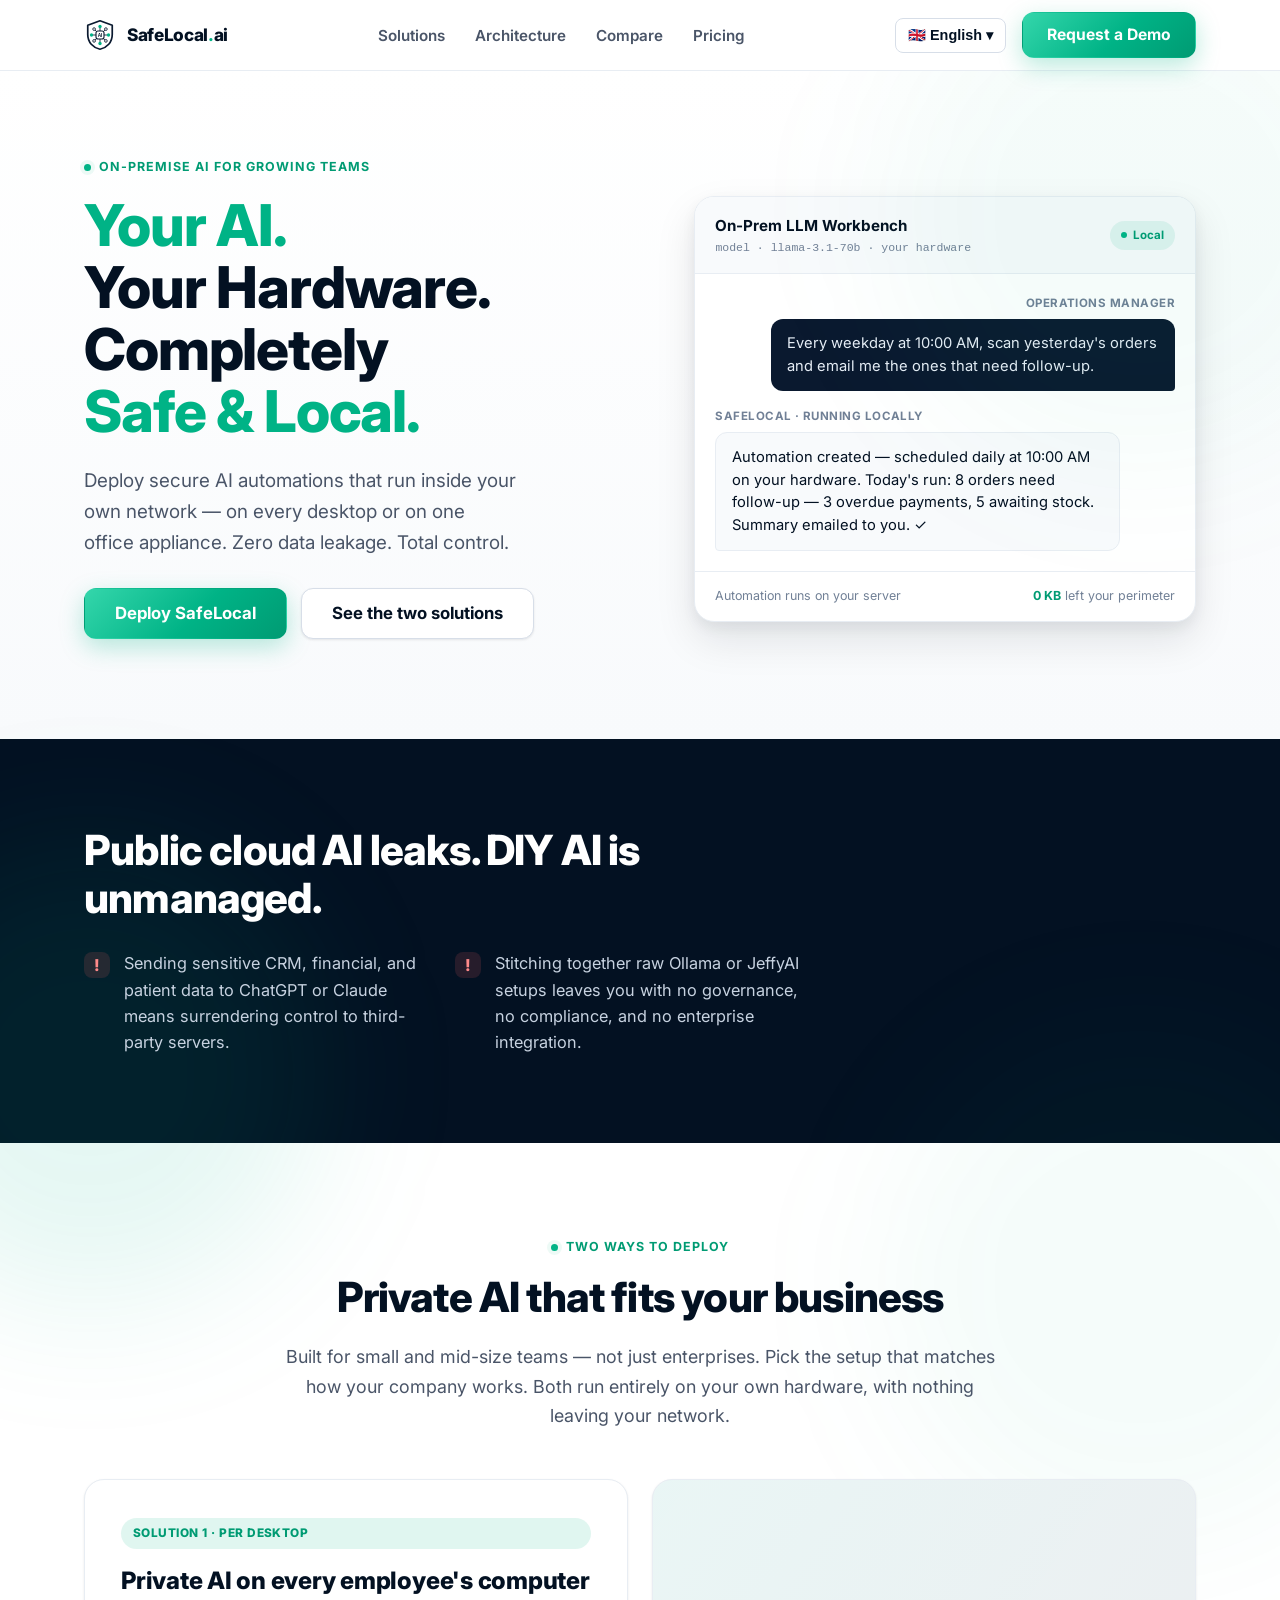
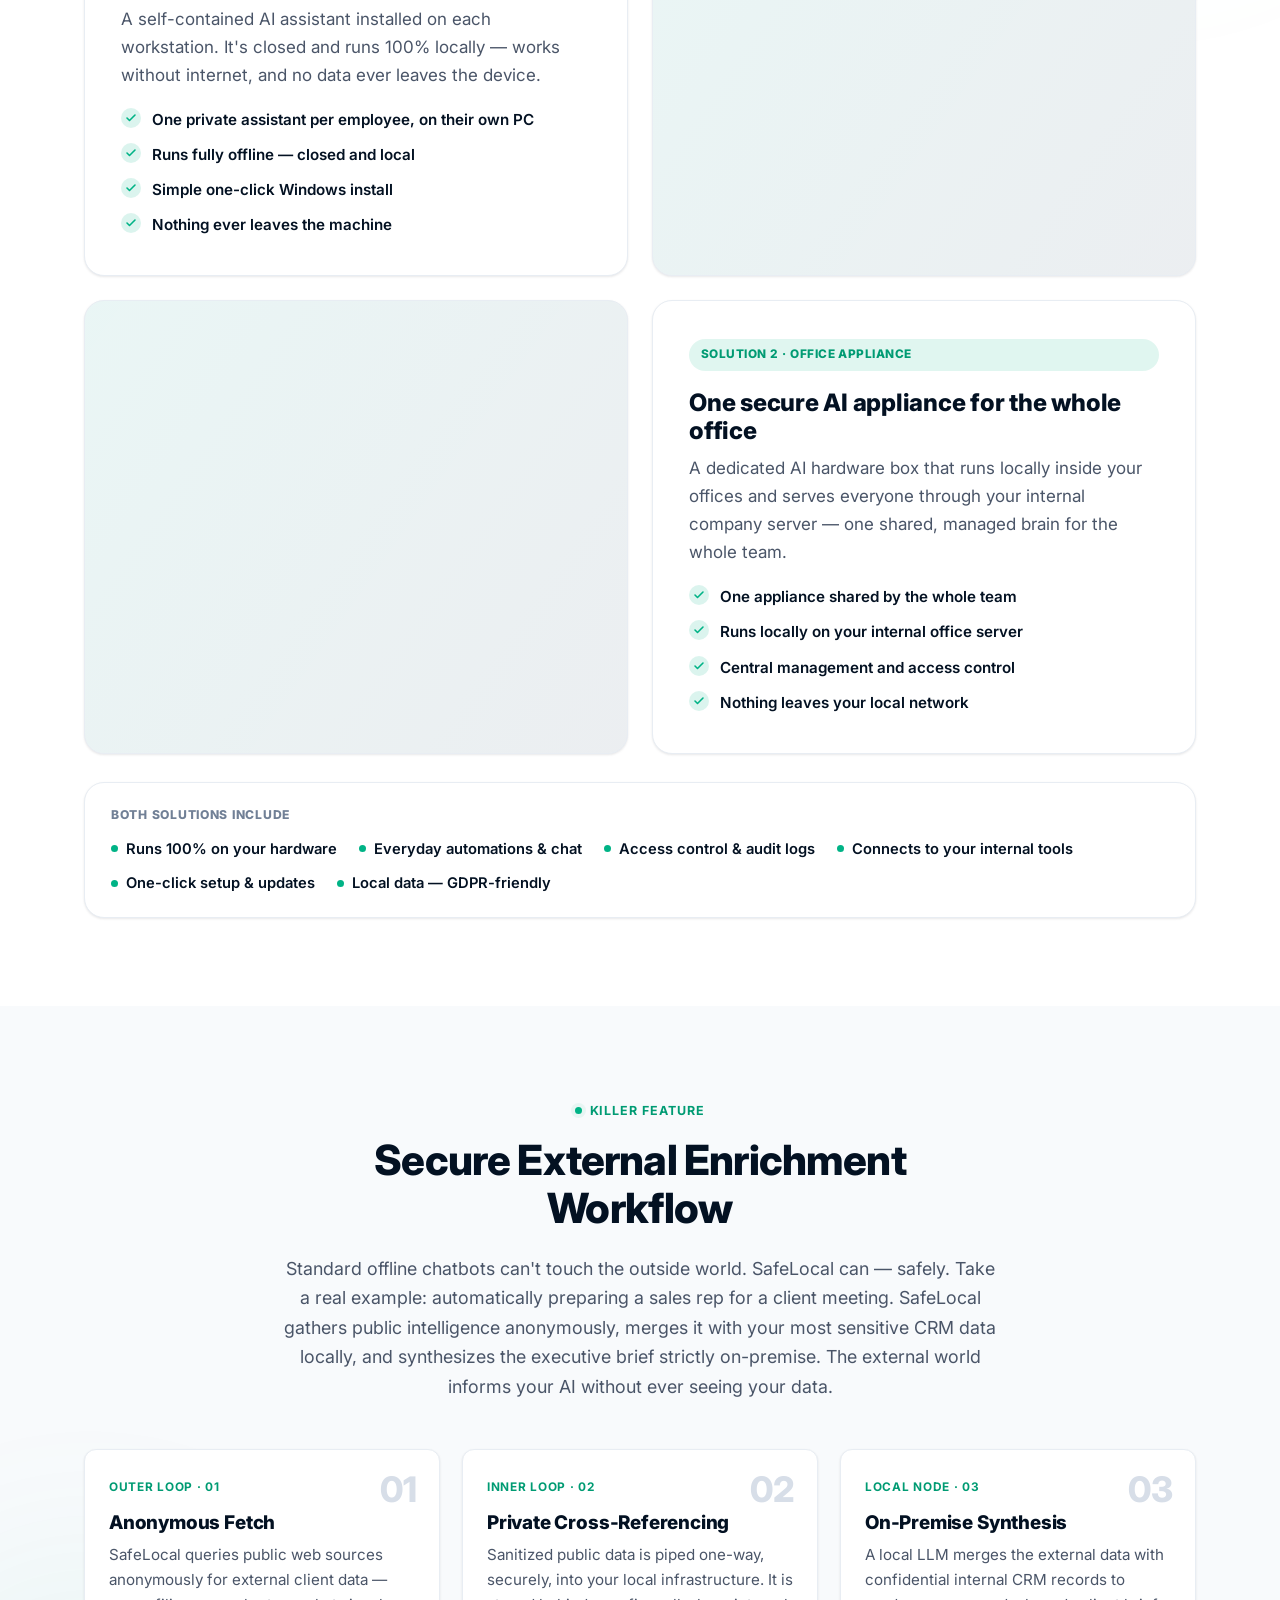
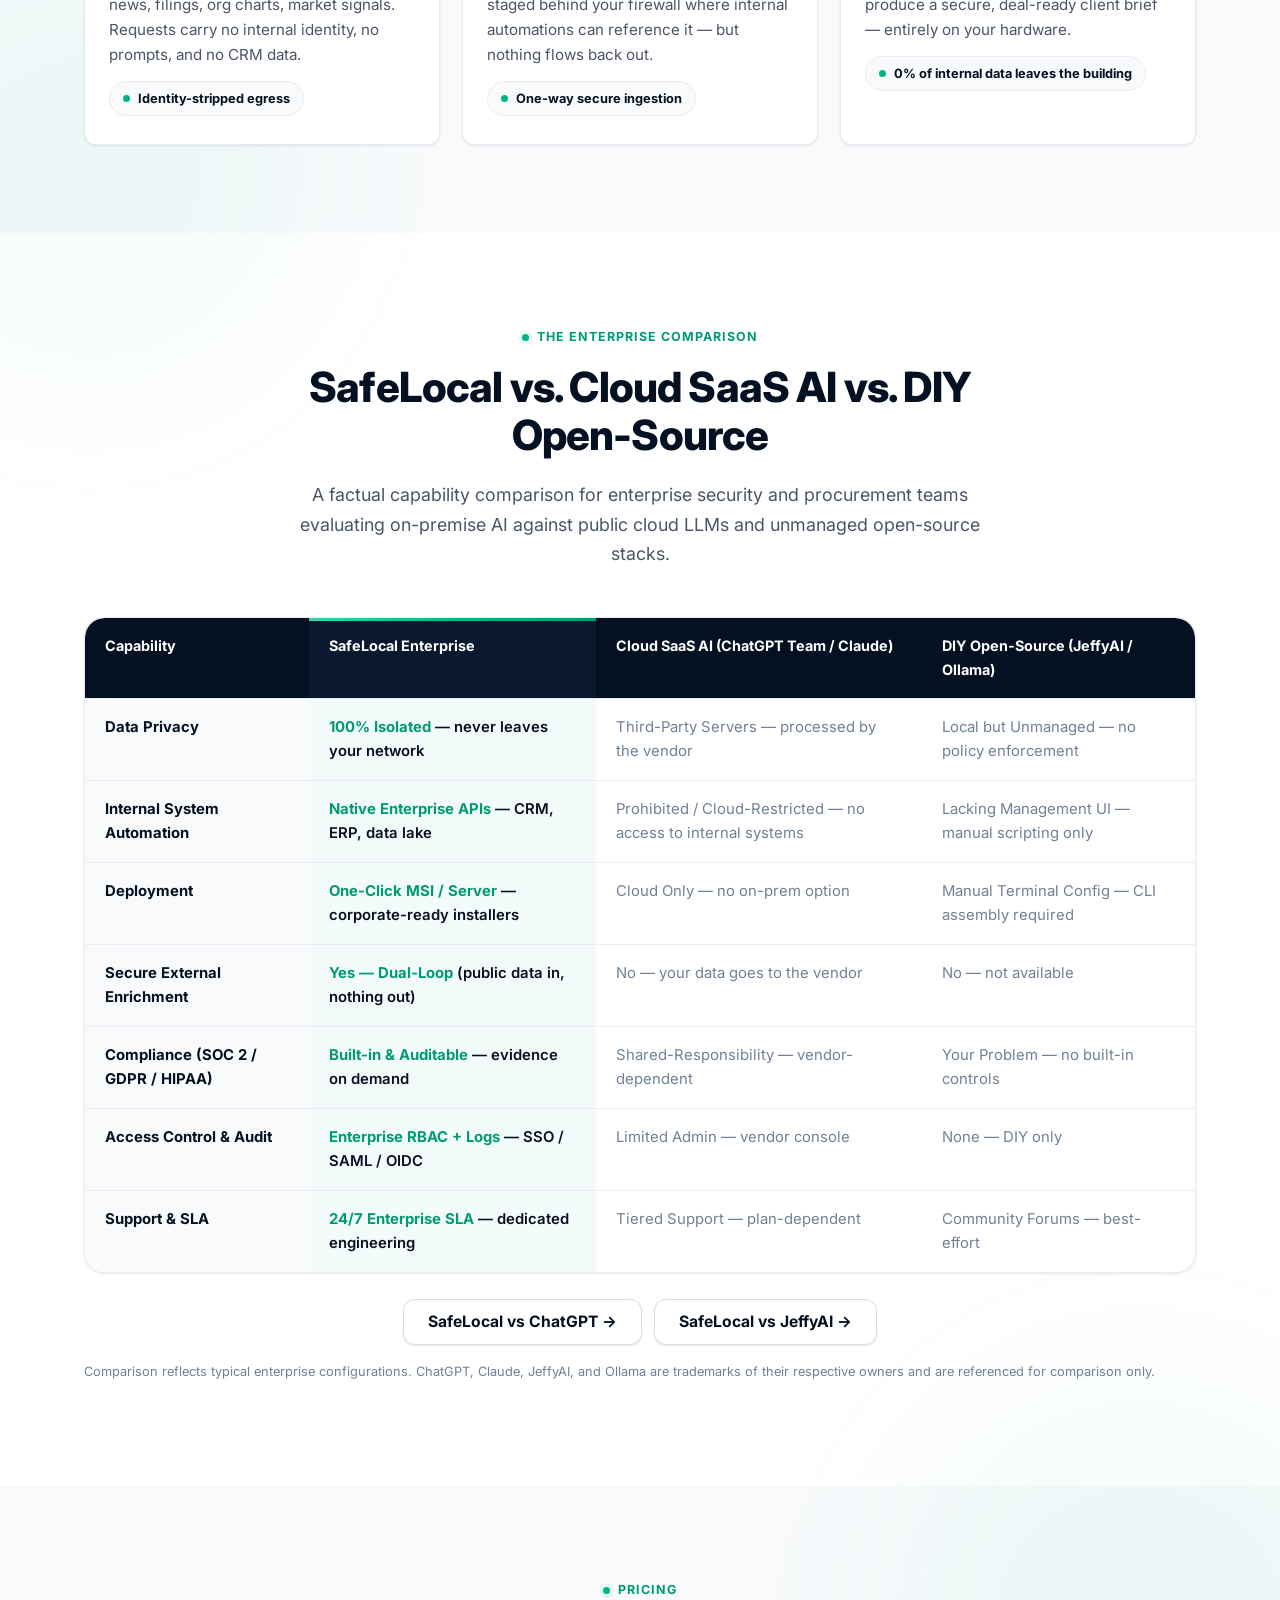
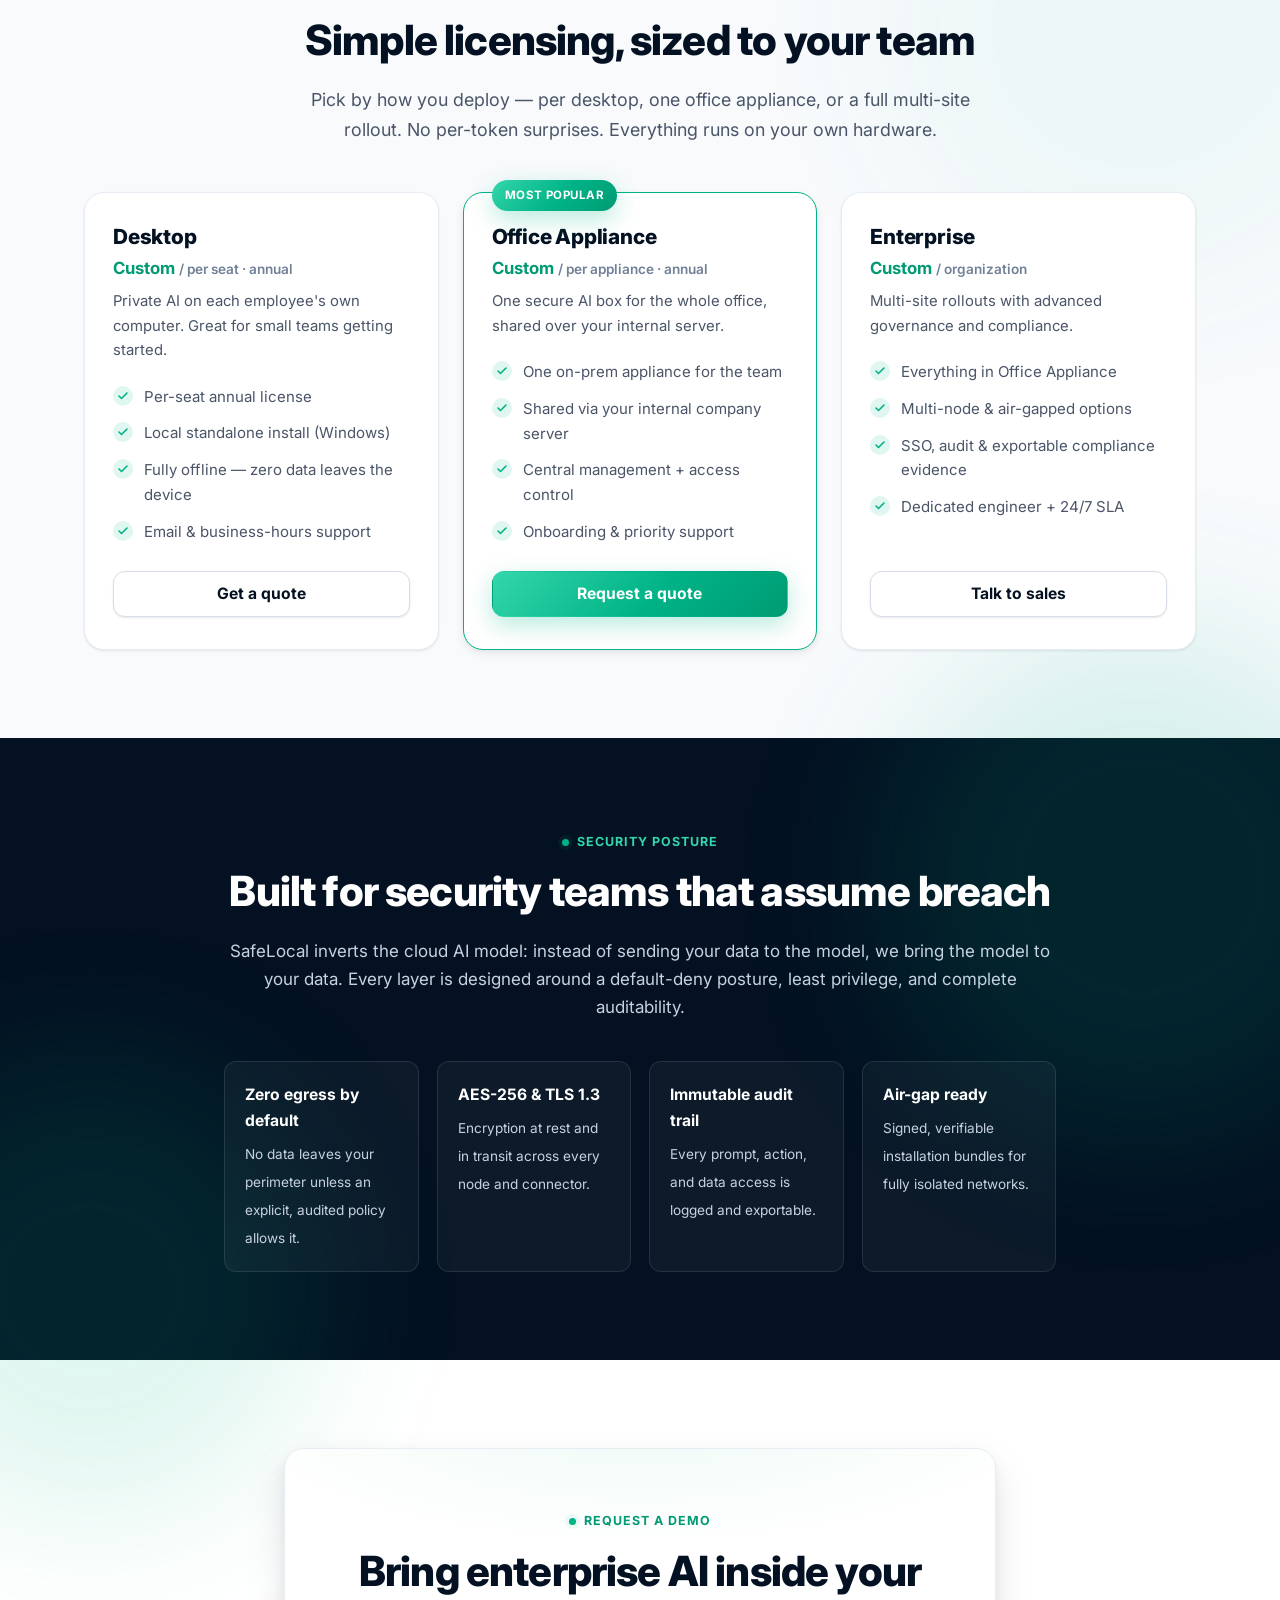
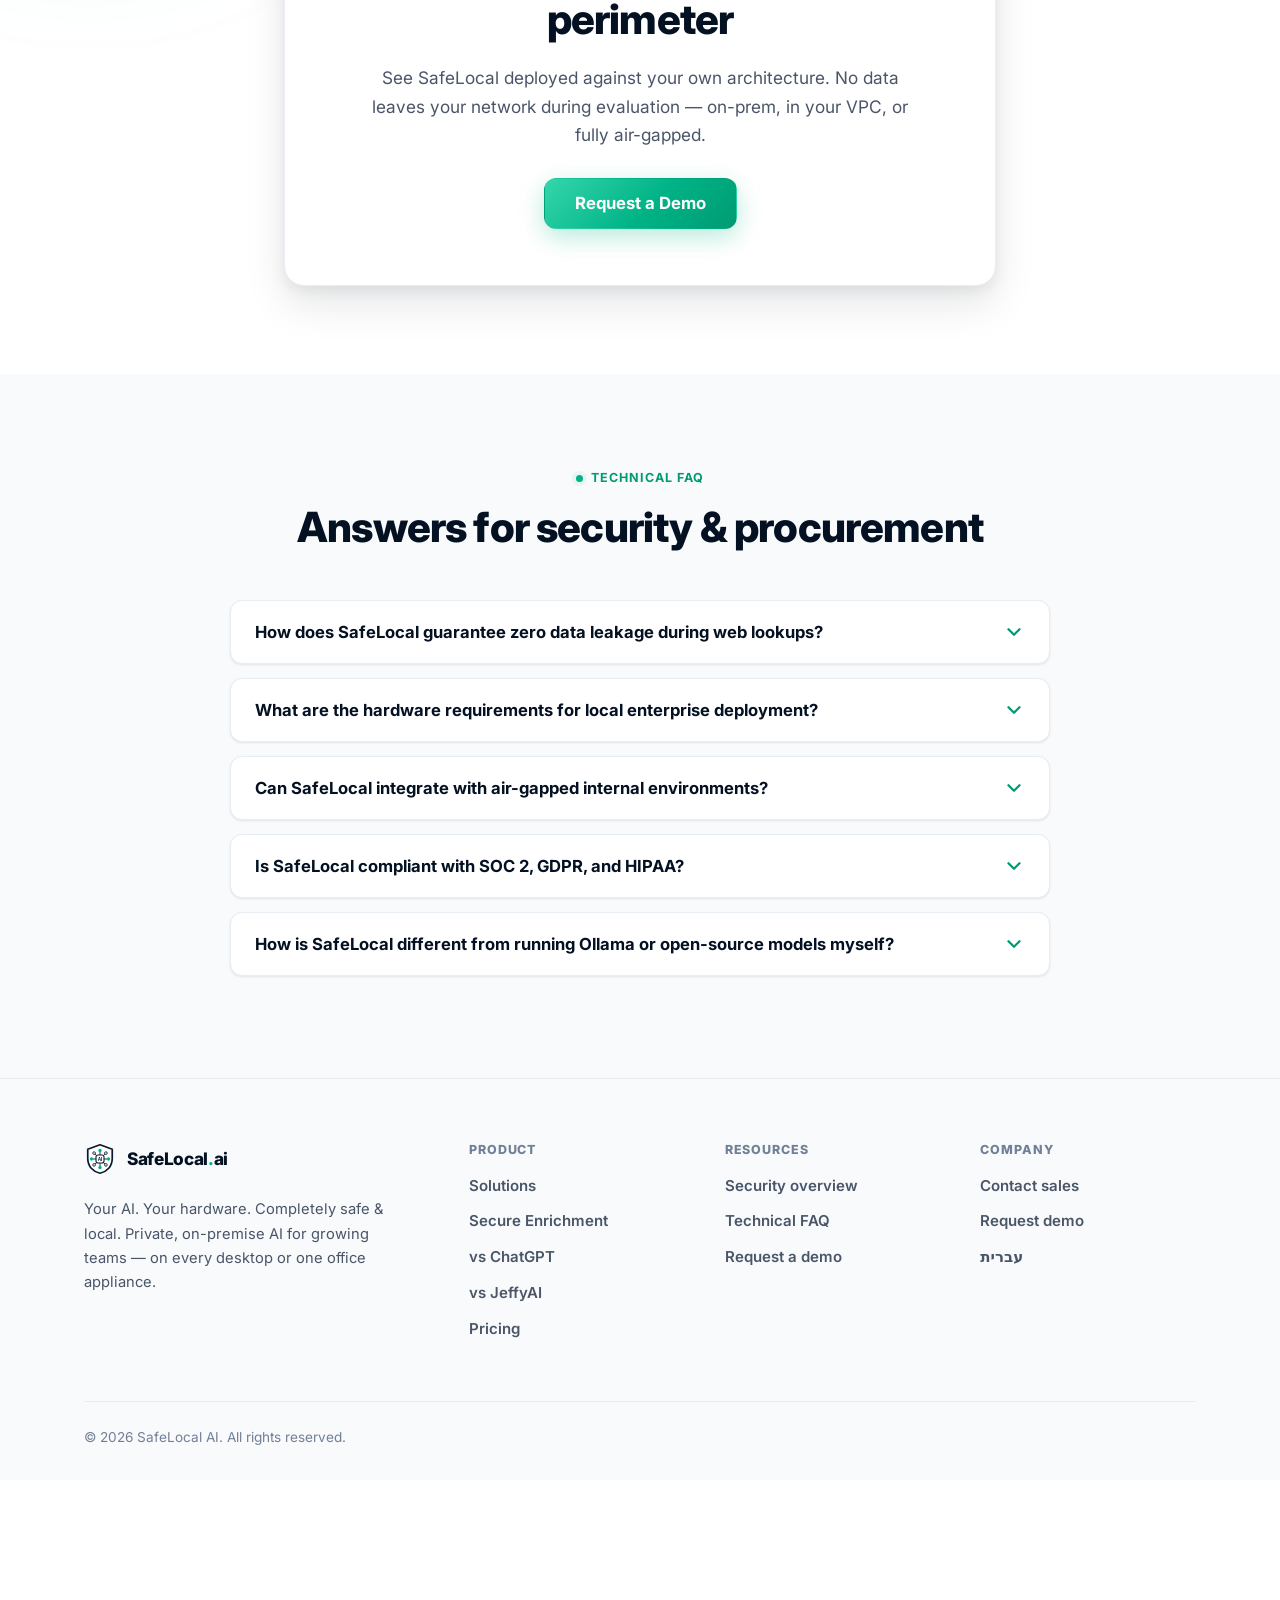
<file: index.html>
<!DOCTYPE html>
<html lang="en">
<head>
  <meta charset="UTF-8" />
  <meta name="viewport" content="width=device-width, initial-scale=1" />
  <title>SafeLocal AI — On-Premise Secure Enterprise AI</title>
  <meta name="description" content="Fully on-premise, self-hosted enterprise AI. Run LLMs and secure automations inside your own network with zero data leakage." />
  <link rel="icon" type="image/svg+xml" href="assets/img/shield-node.svg" />
  <link rel="canonical" href="https://safelocal.ai/en/" />
  <script>
    (function () {
      var lang = (navigator.language || navigator.userLanguage || "en").toLowerCase();
      var target = lang.indexOf("he") === 0 ? "he/" : "en/";
      window.location.replace(target);
    })();
  </script>
  <style>
    body { font-family: system-ui, -apple-system, "Segoe UI", Roboto, sans-serif; background:#F8FAFC; color:#0A192F;
           display:grid; place-items:center; min-height:100vh; margin:0; }
    a { color:#009b73; font-weight:700; text-decoration:none; margin:0 10px; }
  </style>
</head>
<body>
  <noscript>
    <p>Choose your language: <a href="en/">English</a> · <a href="he/">עברית</a></p>
  </noscript>
  <p>Redirecting… <a href="en/">English</a> · <a href="he/">עברית</a></p>
</body>
</html>
</file>
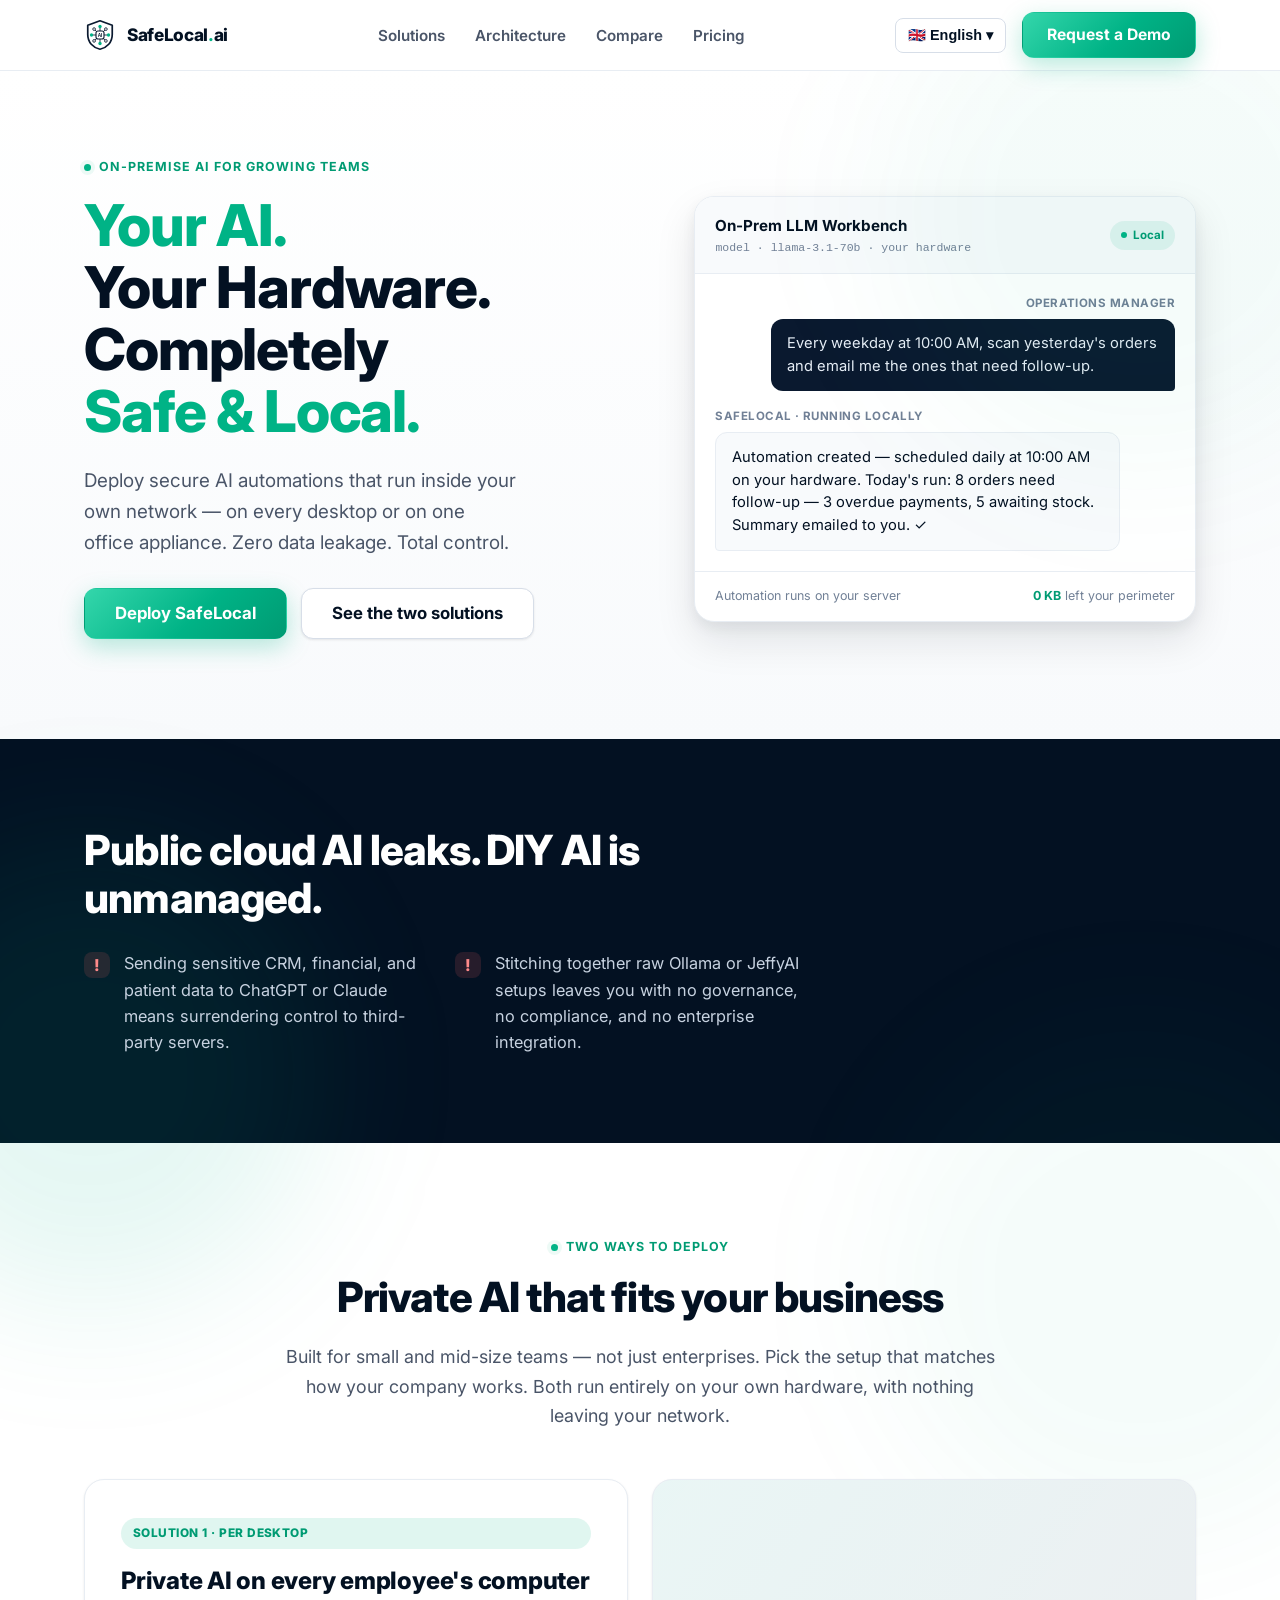
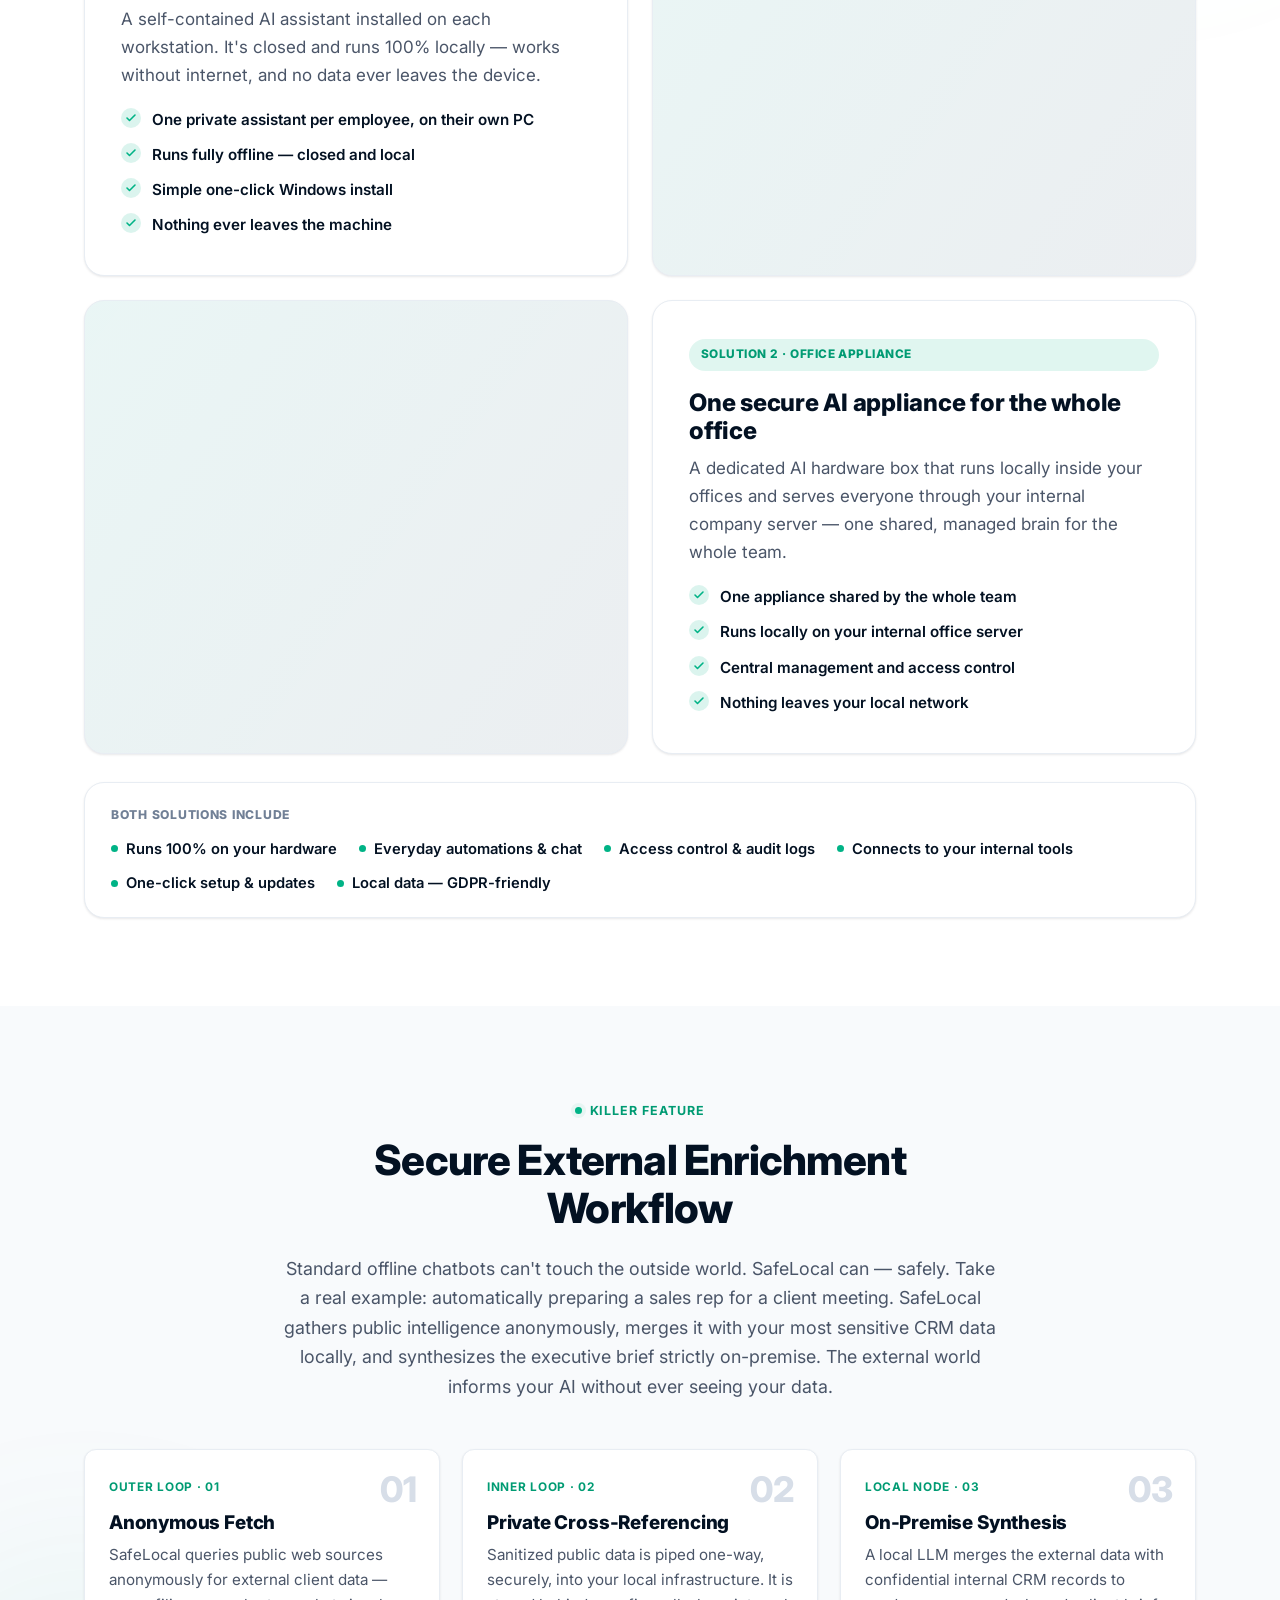
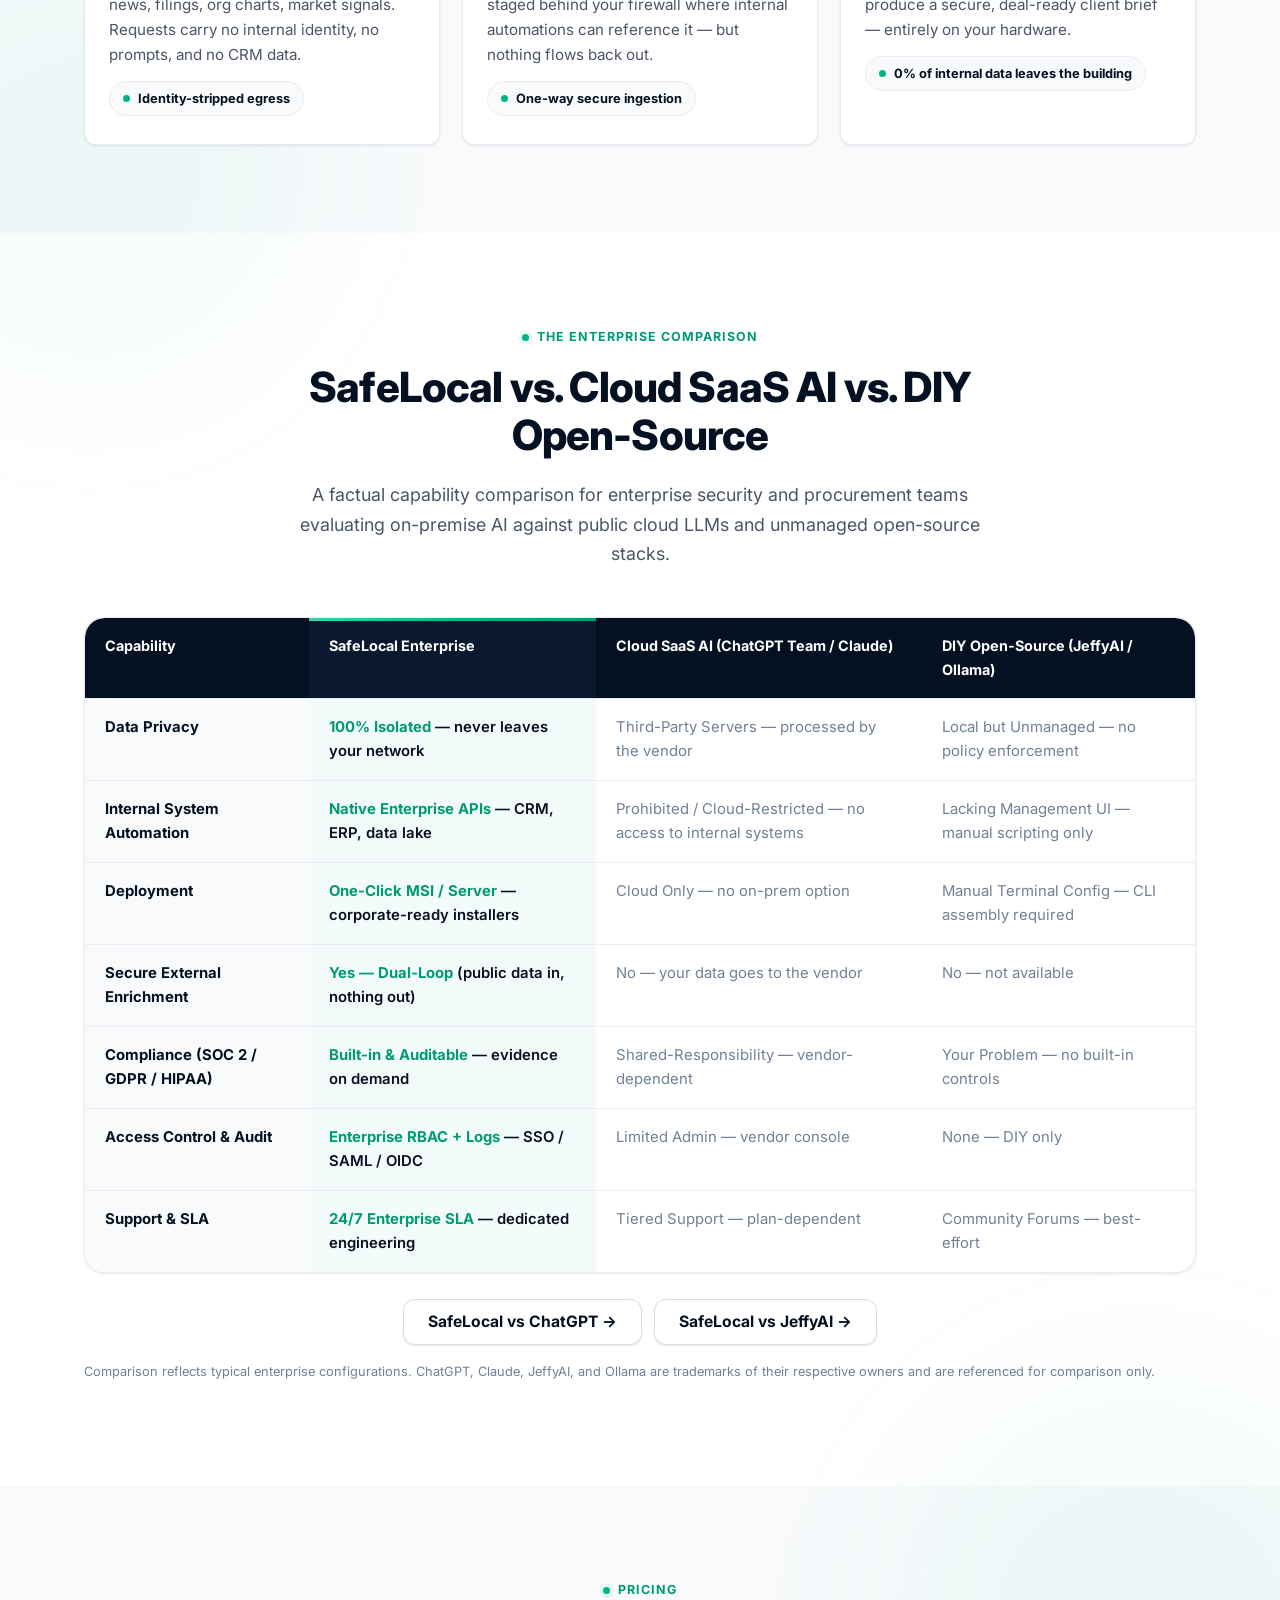
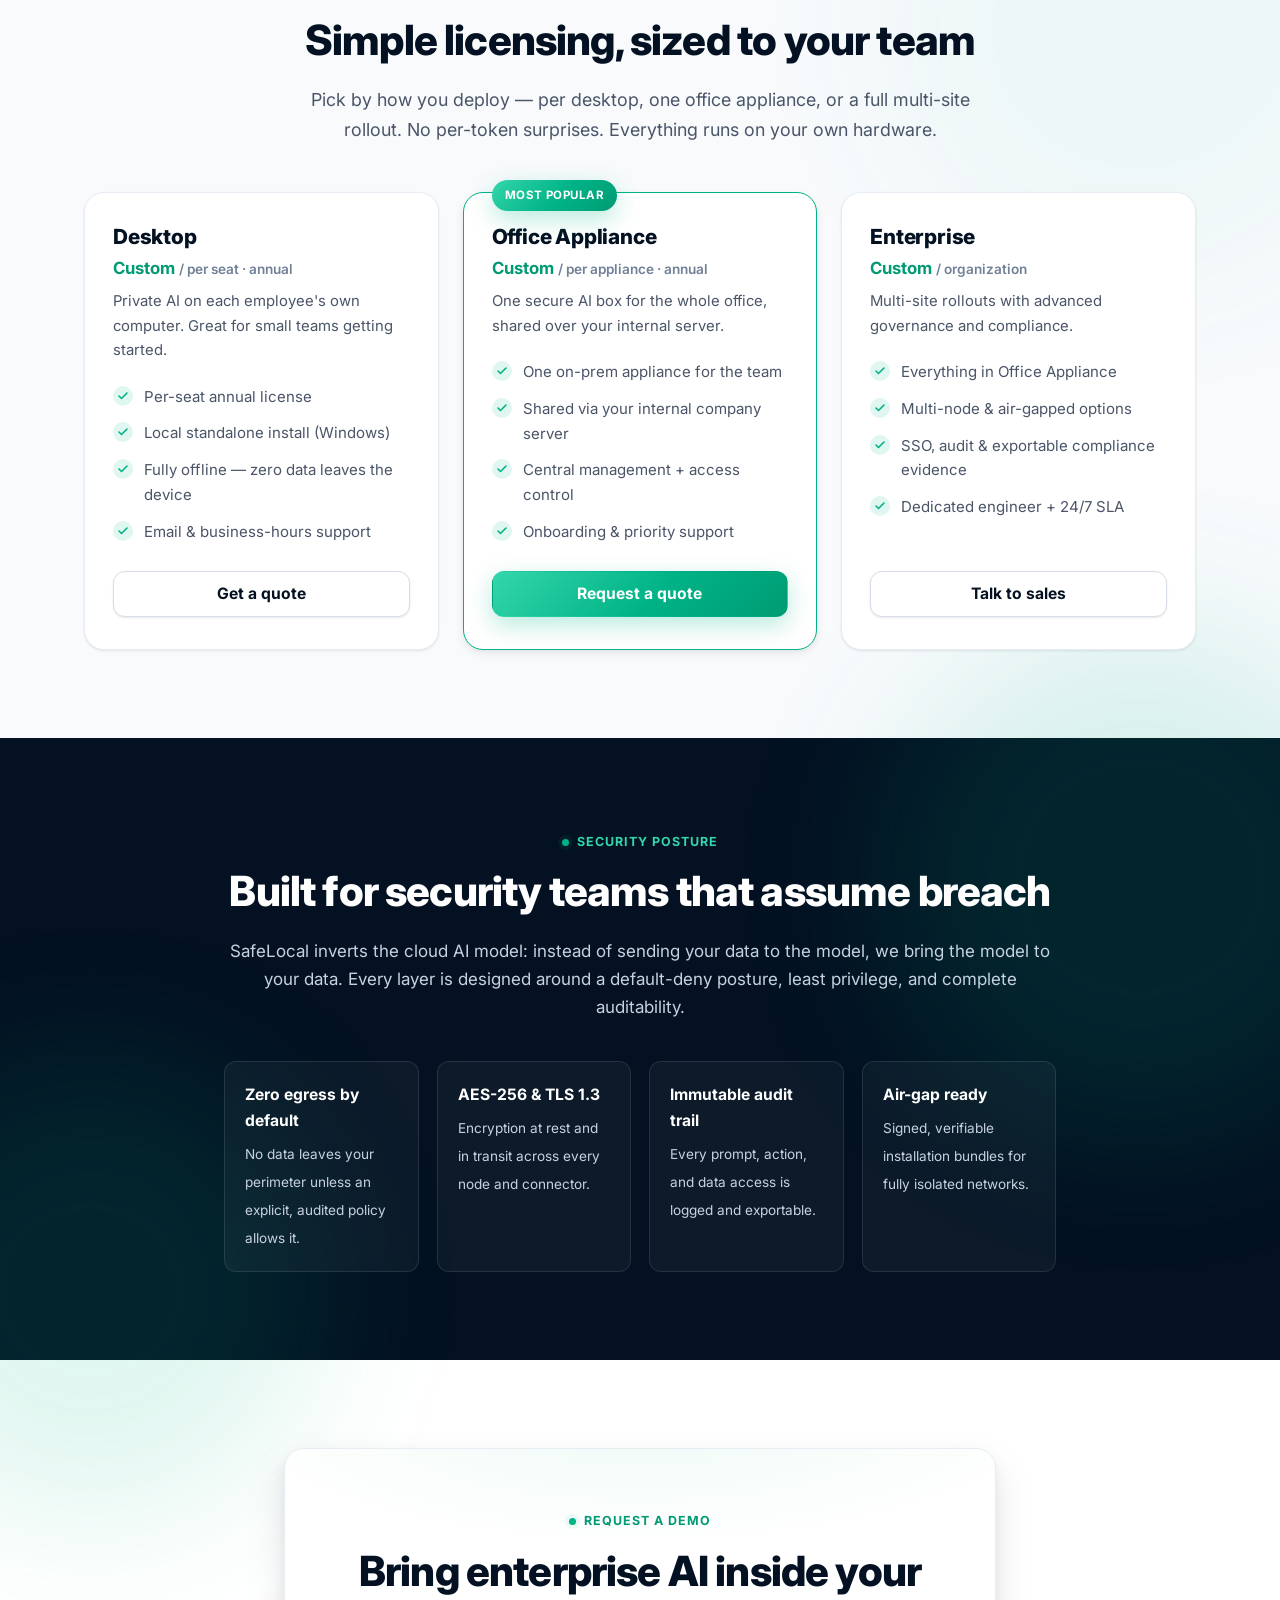
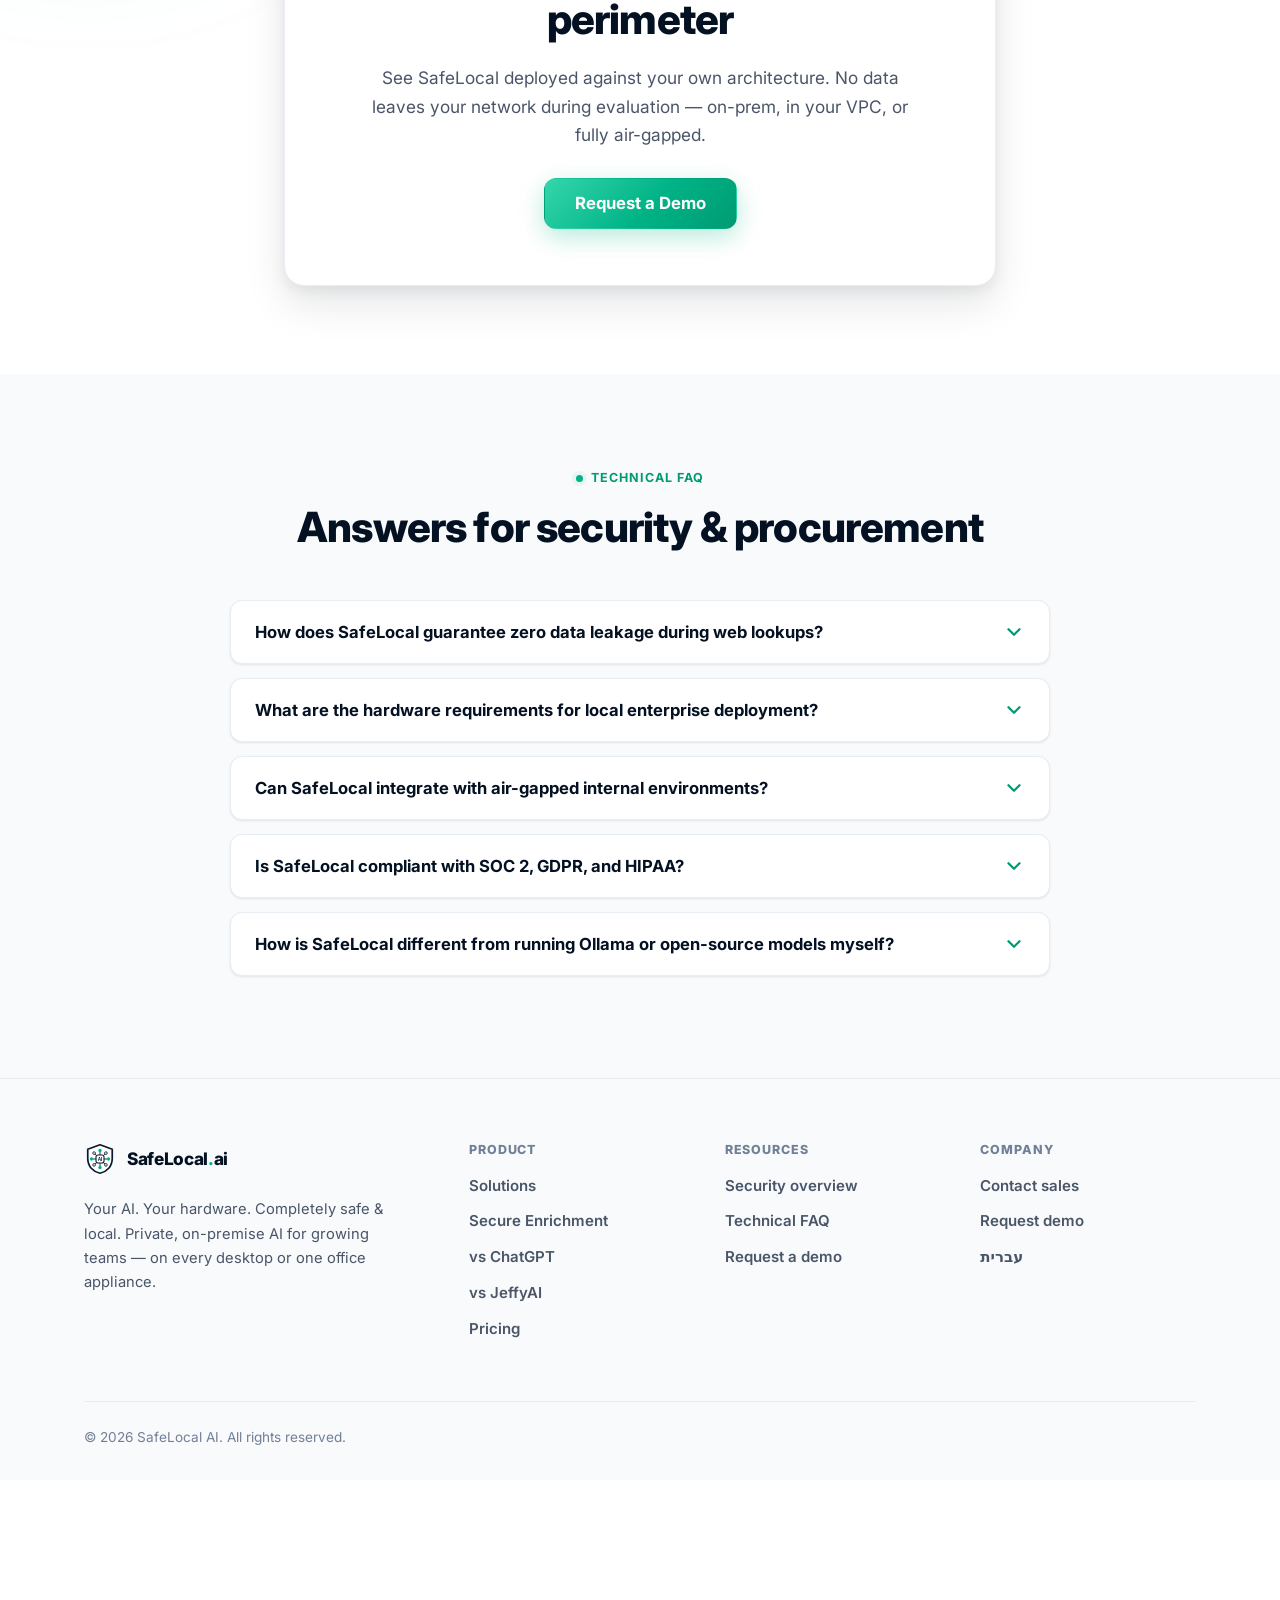
<file: en/index.html>
<!DOCTYPE html>
<html lang="en">
<head>
  <!-- Google tag (gtag.js) -->
  <script async src="https://www.googletagmanager.com/gtag/js?id=G-H87DX0D8PD"></script>
  <script>
    window.dataLayer = window.dataLayer || [];
    function gtag(){dataLayer.push(arguments);}
    gtag('js', new Date());
    gtag('config', 'G-H87DX0D8PD');
  </script>
  <meta charset="UTF-8" />
  <meta name="viewport" content="width=device-width, initial-scale=1" />
  <meta name="theme-color" content="#ffffff" />
  <title>SafeLocal AI — 100% On-Premise Secure Enterprise AI</title>
  <meta name="description" content="Fully on-premise, self-hosted enterprise AI. Run LLMs and secure automations inside your own network with zero data leakage. SOC 2, GDPR & HIPAA aligned." />
  <link rel="canonical" href="https://safelocal.ai/en/" />
  <link rel="alternate" hreflang="en" href="https://safelocal.ai/en/" />
  <link rel="alternate" hreflang="he" href="https://safelocal.ai/he/" />

  <!-- Open Graph / Twitter -->
  <meta property="og:type" content="website" />
  <meta property="og:site_name" content="SafeLocal AI" />
  <meta property="og:locale" content="en_US" />
  <meta property="og:locale:alternate" content="he_IL" />
  <meta property="og:title" content="SafeLocal AI — Your AI. Your Hardware. Completely Safe &amp; Local." />
  <meta property="og:description" content="Deploy secure, on-premise AI automations that execute inside your local network. Zero data leakage. Total compliance." />
  <meta property="og:url" content="https://safelocal.ai/en/" />
  <meta property="og:image" content="https://safelocal.ai/og.png" />
  <meta name="twitter:card" content="summary_large_image" />
  <meta name="twitter:title" content="SafeLocal AI — Your AI. Your Hardware. Completely Safe &amp; Local." />
  <meta name="twitter:description" content="Deploy secure, on-premise AI automations that execute inside your local network. Zero data leakage. Total compliance." />
  <meta name="twitter:image" content="https://safelocal.ai/og.png" />

  <link rel="icon" type="image/svg+xml" href="../assets/img/shield-node.svg" />
  <link rel="preconnect" href="https://fonts.googleapis.com" />
  <link rel="preconnect" href="https://fonts.gstatic.com" crossorigin />
  <link href="https://fonts.googleapis.com/css2?family=Inter:wght@400;500;600;700;800&display=swap" rel="stylesheet" />
  <link rel="stylesheet" href="../assets/css/styles.css" />

  <!-- AEO: Structured data -->
  <script type="application/ld+json">
  {
    "@context": "https://schema.org",
    "@type": "SoftwareApplication",
    "name": "SafeLocal AI",
    "applicationCategory": "BusinessApplication",
    "operatingSystem": "Windows, Linux, On-Premise Appliance",
    "description": "Fully on-premise, self-hosted enterprise AI platform. Run LLMs and secure automations inside your own network with zero data leakage. SOC 2 ready, GDPR compliant and HIPAA aligned.",
    "url": "https://safelocal.ai/en/",
    "offers": {
      "@type": "Offer",
      "price": "0",
      "priceCurrency": "USD",
      "description": "Capacity-based enterprise licensing. Contact sales for a quote."
    },
    "publisher": { "@type": "Organization", "name": "SafeLocal AI", "url": "https://safelocal.ai" }
  }
  </script>
  <script type="application/ld+json">
  {
    "@context": "https://schema.org",
    "@type": "FAQPage",
    "mainEntity": [
      {
        "@type": "Question",
        "name": "How does SafeLocal guarantee zero data leakage during web lookups?",
        "acceptedAnswer": { "@type": "Answer", "text": "SafeLocal uses a dual-loop architecture. The Outer Loop performs anonymized public web retrieval through an isolated egress proxy that carries no internal identifiers, prompts, or CRM data. Retrieved public data is sanitized and piped one-way into the Inner Loop, where a local LLM running entirely on your hardware merges it with confidential internal data. No internal data, embeddings, or prompts are ever transmitted externally, and all outbound traffic is governed by default-deny egress policies with full audit logging." }
      },
      {
        "@type": "Question",
        "name": "What are the hardware requirements for local enterprise deployment?",
        "acceptedAnswer": { "@type": "Answer", "text": "SafeLocal scales from a single workstation to multi-node GPU clusters. A typical departmental deployment runs on one server with an NVIDIA A100/H100 (or 2x RTX 6000 Ada), 128 GB RAM, and 2 TB NVMe storage. For organization-wide rollouts we provide a reference architecture for Kubernetes-based GPU clusters. CPU-only inference is supported for smaller models in edge or constrained air-gapped scenarios." }
      },
      {
        "@type": "Question",
        "name": "Can SafeLocal integrate with air-gapped internal environments?",
        "acceptedAnswer": { "@type": "Answer", "text": "Yes. SafeLocal is designed for fully air-gapped operation. Models, dependencies, and updates are delivered through signed, offline installation bundles. In air-gapped mode the Outer Loop enrichment is disabled, and all inference, automation, and internal integration run entirely within your isolated network with no outbound connectivity required." }
      },
      {
        "@type": "Question",
        "name": "Is SafeLocal compliant with SOC 2, GDPR, and HIPAA?",
        "acceptedAnswer": { "@type": "Answer", "text": "SafeLocal is engineered to be SOC 2 ready, GDPR compliant, and HIPAA aligned. Because all processing occurs on infrastructure you control, data residency, retention, and access are fully governed by your own policies. SafeLocal ships with RBAC, immutable audit logs, encryption at rest and in transit, and exportable compliance evidence to accelerate your audits." }
      },
      {
        "@type": "Question",
        "name": "How is SafeLocal different from running Ollama or open-source models myself?",
        "acceptedAnswer": { "@type": "Answer", "text": "DIY open-source stacks such as raw Ollama or JeffyAI give you a model runtime but no enterprise layer. SafeLocal adds managed deployment (one-click corporate MSI/server installers), enterprise RBAC and SSO, native automation APIs to your internal systems, the Secure External Enrichment pipeline, centralized audit and governance, and a 24/7 enterprise SLA — turning an unmanaged experiment into a compliant production platform." }
      }
    ]
  }
  </script>
</head>
<body>

  <!-- ===== Header ===== -->
  <header class="site-header">
    <div class="container">
      <nav class="nav" id="nav">
        <a class="brand" href="#top">
          <img src="../assets/img/shield-node.svg" alt="SafeLocal.ai" />
          <span class="brand__word">SafeLocal<span class="dot">.</span>ai</span>
        </a>
        <ul class="nav__links">
          <li><a href="#features">Solutions</a></li>
          <li><a href="#showcase">Architecture</a></li>
          <li><a href="#comparison">Compare</a></li>
          <li><a href="#pricing">Pricing</a></li>
        </ul>
        <div class="nav__right">
          <div class="lang" id="lang">
            <button class="lang__btn" id="langBtn" aria-haspopup="true" aria-expanded="false">🇬🇧 English ▾</button>
            <div class="lang__menu" role="menu">
              <a href="../en/">🇬🇧 English</a>
              <a href="../he/">🇮🇱 עברית</a>
            </div>
          </div>
          <a class="btn btn--primary" href="#signup">Request a Demo</a>
          <button class="nav__toggle" id="navToggle" aria-label="Menu"><span></span><span></span><span></span></button>
        </div>
      </nav>
    </div>
  </header>

  <main id="top">

    <!-- ===== Hero ===== -->
    <section class="hero">
      <span class="glow glow--a"></span>
      <div class="container">
        <div class="hero__grid">
          <div>
            <span class="eyebrow">On-Premise AI for growing teams</span>
            <h1 class="hero__title">
              <span class="g">Your AI.</span><br />
              Your Hardware.<br />
              Completely<br />
              <span class="g">Safe &amp; Local.</span>
            </h1>
            <p class="hero__sub">Deploy secure AI automations that run inside your own network — on every desktop or on one office appliance. Zero data leakage. Total control.</p>
            <div class="hero__cta">
              <a class="btn btn--primary btn--lg" href="#signup">Deploy SafeLocal</a>
              <a class="btn btn--ghost btn--lg" href="#features">See the two solutions</a>
            </div>
          </div>

          <!-- Workbench mockup -->
          <div class="mock" aria-hidden="true">
            <div class="mock__bar">
              <div>
                <div class="mock__title">On-Prem LLM Workbench</div>
                <div class="mock__meta">model · llama-3.1-70b · your hardware</div>
              </div>
              <span class="pill">Local</span>
            </div>
            <div class="mock__body">
              <div class="msg msg--user">
                <div class="msg__who">Operations Manager</div>
                <div class="msg__bubble">Every weekday at 10:00 AM, scan yesterday's orders and email me the ones that need follow-up.</div>
              </div>
              <div class="msg msg--ai">
                <div class="msg__who">SafeLocal · running locally</div>
                <div class="msg__bubble">Automation created — scheduled daily at 10:00 AM on your hardware. Today's run: 8 orders need follow-up — 3 overdue payments, 5 awaiting stock. Summary emailed to you. ✓</div>
              </div>
            </div>
            <div class="mock__foot">
              <span>Automation runs on your server</span>
              <span><strong>0 KB</strong> left your perimeter</span>
            </div>
          </div>
        </div>
      </div>
    </section>

    <!-- ===== Problem band ===== -->
    <section class="section problem">
      <span class="glow glow--b"></span>
      <div class="container">
        <div class="section__head" style="margin-bottom:0;">
          <h2>Public cloud AI leaks. DIY AI is unmanaged.</h2>
          <div class="problem__list">
            <div class="problem__item"><span class="x">!</span><span>Sending sensitive CRM, financial, and patient data to ChatGPT or Claude means surrendering control to third-party servers.</span></div>
            <div class="problem__item"><span class="x">!</span><span>Stitching together raw Ollama or JeffyAI setups leaves you with no governance, no compliance, and no enterprise integration.</span></div>
          </div>
        </div>
      </div>
    </section>

    <!-- ===== Solutions: two ways to deploy ===== -->
    <section class="section" id="features">
      <span class="glow glow--a"></span>
      <div class="container">
        <div class="section__head center">
          <span class="eyebrow">Two ways to deploy</span>
          <h2>Private AI that fits your business</h2>
          <p class="lead">Built for small and mid-size teams — not just enterprises. Pick the setup that matches how your company works. Both run entirely on your own hardware, with nothing leaving your network.</p>
        </div>

        <div class="solutions">
          <!-- Row 1 · left — Solution 1 text (plain background) -->
          <article class="zig zig--text">
            <span class="solution__num">Solution 1 · Per desktop</span>
            <h3>Private AI on every employee's computer</h3>
            <p>A self-contained AI assistant installed on each workstation. It's closed and runs 100% locally — works without internet, and no data ever leaves the device.</p>
            <ul class="solution__list">
              <li>One private assistant per employee, on their own PC</li>
              <li>Runs fully offline — closed and local</li>
              <li>Simple one-click Windows install</li>
              <li>Nothing ever leaves the machine</li>
            </ul>
          </article>
          <!-- Row 1 · right — Solution 1 video (laptop + local AI box) -->
          <div class="zig zig--video">
            <video autoplay muted loop playsinline preload="metadata" aria-hidden="true">
              <source src="../assets/video/solution-desktop.mp4" type="video/mp4" />
            </video>
          </div>
          <!-- Row 2 · left — Solution 2 video (office appliance) -->
          <div class="zig zig--video">
            <video autoplay muted loop playsinline preload="metadata" aria-hidden="true">
              <source src="../assets/video/solution-appliance.mp4" type="video/mp4" />
            </video>
          </div>
          <!-- Row 2 · right — Solution 2 text (plain background) -->
          <article class="zig zig--text">
            <span class="solution__num">Solution 2 · Office appliance</span>
            <h3>One secure AI appliance for the whole office</h3>
            <p>A dedicated AI hardware box that runs locally inside your offices and serves everyone through your internal company server — one shared, managed brain for the whole team.</p>
            <ul class="solution__list">
              <li>One appliance shared by the whole team</li>
              <li>Runs locally on your internal office server</li>
              <li>Central management and access control</li>
              <li>Nothing leaves your local network</li>
            </ul>
          </article>
        </div>

        <!-- Capabilities included in both -->
        <div class="included">
          <span class="included__label">Both solutions include</span>
          <ul class="included__grid">
            <li>Runs 100% on your hardware</li>
            <li>Everyday automations &amp; chat</li>
            <li>Access control &amp; audit logs</li>
            <li>Connects to your internal tools</li>
            <li>One-click setup &amp; updates</li>
            <li>Local data — GDPR-friendly</li>
          </ul>
        </div>
      </div>
    </section>

    <!-- ===== Showcase: Secure External Enrichment ===== -->
    <section class="section section--tint" id="showcase">
      <span class="glow glow--b"></span>
      <div class="container">
        <div class="section__head center">
          <span class="eyebrow">Killer feature</span>
          <h2>Secure External Enrichment Workflow</h2>
          <p class="lead">Standard offline chatbots can't touch the outside world. SafeLocal can — safely. Take a real example: automatically preparing a sales rep for a client meeting. SafeLocal gathers public intelligence anonymously, merges it with your most sensitive CRM data locally, and synthesizes the executive brief strictly on-premise. The external world informs your AI without ever seeing your data.</p>
        </div>
        <div class="flow">
          <div class="flow__step">
            <span class="flow__num">01</span>
            <div class="flow__tag">Outer Loop · 01</div>
            <h3>Anonymous Fetch</h3>
            <p>SafeLocal queries public web sources anonymously for external client data — news, filings, org charts, market signals. Requests carry no internal identity, no prompts, and no CRM data.</p>
            <span class="flow__note">Identity-stripped egress</span>
          </div>
          <div class="flow__step">
            <span class="flow__num">02</span>
            <div class="flow__tag">Inner Loop · 02</div>
            <h3>Private Cross-Referencing</h3>
            <p>Sanitized public data is piped one-way, securely, into your local infrastructure. It is staged behind your firewall where internal automations can reference it — but nothing flows back out.</p>
            <span class="flow__note">One-way secure ingestion</span>
          </div>
          <div class="flow__step">
            <span class="flow__num">03</span>
            <div class="flow__tag">Local Node · 03</div>
            <h3>On-Premise Synthesis</h3>
            <p>A local LLM merges the external data with confidential internal CRM records to produce a secure, deal-ready client brief — entirely on your hardware.</p>
            <span class="flow__note">0% of internal data leaves the building</span>
          </div>
        </div>
      </div>
    </section>

    <!-- ===== Comparison ===== -->
    <section class="section" id="comparison">
      <div class="container">
        <div class="section__head center">
          <span class="eyebrow">The enterprise comparison</span>
          <h2>SafeLocal vs. Cloud SaaS AI vs. DIY Open-Source</h2>
          <p class="lead">A factual capability comparison for enterprise security and procurement teams evaluating on-premise AI against public cloud LLMs and unmanaged open-source stacks.</p>
        </div>
        <div class="table-wrap">
          <table class="cmp">
            <thead>
              <tr>
                <th>Capability</th>
                <th class="is-safelocal">SafeLocal Enterprise</th>
                <th>Cloud SaaS AI (ChatGPT Team / Claude)</th>
                <th>DIY Open-Source (JeffyAI / Ollama)</th>
              </tr>
            </thead>
            <tbody>
              <tr><td>Data Privacy</td><td class="is-safelocal"><span class="yes">100% Isolated</span> — never leaves your network</td><td class="meh">Third-Party Servers — processed by the vendor</td><td class="meh">Local but Unmanaged — no policy enforcement</td></tr>
              <tr><td>Internal System Automation</td><td class="is-safelocal"><span class="yes">Native Enterprise APIs</span> — CRM, ERP, data lake</td><td class="meh">Prohibited / Cloud-Restricted — no access to internal systems</td><td class="meh">Lacking Management UI — manual scripting only</td></tr>
              <tr><td>Deployment</td><td class="is-safelocal"><span class="yes">One-Click MSI / Server</span> — corporate-ready installers</td><td class="meh">Cloud Only — no on-prem option</td><td class="meh">Manual Terminal Config — CLI assembly required</td></tr>
              <tr><td>Secure External Enrichment</td><td class="is-safelocal"><span class="yes">Yes — Dual-Loop</span> (public data in, nothing out)</td><td class="meh">No — your data goes to the vendor</td><td class="meh">No — not available</td></tr>
              <tr><td>Compliance (SOC 2 / GDPR / HIPAA)</td><td class="is-safelocal"><span class="yes">Built-in &amp; Auditable</span> — evidence on demand</td><td class="meh">Shared-Responsibility — vendor-dependent</td><td class="meh">Your Problem — no built-in controls</td></tr>
              <tr><td>Access Control &amp; Audit</td><td class="is-safelocal"><span class="yes">Enterprise RBAC + Logs</span> — SSO / SAML / OIDC</td><td class="meh">Limited Admin — vendor console</td><td class="meh">None — DIY only</td></tr>
              <tr><td>Support &amp; SLA</td><td class="is-safelocal"><span class="yes">24/7 Enterprise SLA</span> — dedicated engineering</td><td class="meh">Tiered Support — plan-dependent</td><td class="meh">Community Forums — best-effort</td></tr>
            </tbody>
          </table>
        </div>
        <p style="text-align:center;margin-top:26px;display:flex;gap:12px;justify-content:center;flex-wrap:wrap;">
          <a class="btn btn--ghost" href="../vs/chatgpt/">SafeLocal vs ChatGPT →</a>
          <a class="btn btn--ghost" href="../vs/jeffyai/">SafeLocal vs JeffyAI →</a>
        </p>
        <p class="cmp-note">Comparison reflects typical enterprise configurations. ChatGPT, Claude, JeffyAI, and Ollama are trademarks of their respective owners and are referenced for comparison only.</p>
      </div>
    </section>

    <!-- ===== Pricing ===== -->
    <section class="section section--tint" id="pricing">
      <span class="glow glow--a"></span>
      <div class="container">
        <div class="section__head center">
          <span class="eyebrow">Pricing</span>
          <h2>Simple licensing, sized to your team</h2>
          <p class="lead">Pick by how you deploy — per desktop, one office appliance, or a full multi-site rollout. No per-token surprises. Everything runs on your own hardware.</p>
        </div>
        <div class="price-grid">
          <!-- Solution 1 -->
          <div class="plan">
            <h3>Desktop</h3>
            <div class="plan__price">Custom <span>/ per seat · annual</span></div>
            <p class="plan__desc">Private AI on each employee's own computer. Great for small teams getting started.</p>
            <ul class="plan__list">
              <li>Per-seat annual license</li>
              <li>Local standalone install (Windows)</li>
              <li>Fully offline — zero data leaves the device</li>
              <li>Email &amp; business-hours support</li>
            </ul>
            <a class="btn btn--ghost btn--block" href="#signup">Get a quote</a>
          </div>
          <!-- Solution 2 — most popular for mid-size -->
          <div class="plan plan--featured">
            <span class="plan__flag">Most popular</span>
            <h3>Office Appliance</h3>
            <div class="plan__price">Custom <span>/ per appliance · annual</span></div>
            <p class="plan__desc">One secure AI box for the whole office, shared over your internal server.</p>
            <ul class="plan__list">
              <li>One on-prem appliance for the team</li>
              <li>Shared via your internal company server</li>
              <li>Central management + access control</li>
              <li>Onboarding &amp; priority support</li>
            </ul>
            <a class="btn btn--primary btn--block" href="#signup">Request a quote</a>
          </div>
          <!-- Enterprise — kept, on the right -->
          <div class="plan">
            <h3>Enterprise</h3>
            <div class="plan__price">Custom <span>/ organization</span></div>
            <p class="plan__desc">Multi-site rollouts with advanced governance and compliance.</p>
            <ul class="plan__list">
              <li>Everything in Office Appliance</li>
              <li>Multi-node &amp; air-gapped options</li>
              <li>SSO, audit &amp; exportable compliance evidence</li>
              <li>Dedicated engineer + 24/7 SLA</li>
            </ul>
            <a class="btn btn--ghost btn--block" href="#signup">Talk to sales</a>
          </div>
        </div>
      </div>
    </section>

    <!-- ===== Security wedge ===== -->
    <section class="section wedge" id="wedge">
      <span class="glow glow--a"></span>
      <span class="glow glow--b"></span>
      <div class="container">
        <span class="eyebrow" style="color:#34d6ab;">Security posture</span>
        <h2>Built for security teams that assume breach</h2>
        <p>SafeLocal inverts the cloud AI model: instead of sending your data to the model, we bring the model to your data. Every layer is designed around a default-deny posture, least privilege, and complete auditability.</p>
        <div class="wedge__grid">
          <div class="wedge__cell"><strong>Zero egress by default</strong><span>No data leaves your perimeter unless an explicit, audited policy allows it.</span></div>
          <div class="wedge__cell"><strong>AES-256 &amp; TLS 1.3</strong><span>Encryption at rest and in transit across every node and connector.</span></div>
          <div class="wedge__cell"><strong>Immutable audit trail</strong><span>Every prompt, action, and data access is logged and exportable.</span></div>
          <div class="wedge__cell"><strong>Air-gap ready</strong><span>Signed, verifiable installation bundles for fully isolated networks.</span></div>
        </div>
      </div>
    </section>

    <!-- ===== Signup CTA ===== -->
    <section class="section signup" id="signup">
      <div class="container">
        <div class="signup__card">
          <span class="eyebrow center" style="display:inline-flex;">Request a demo</span>
          <h2>Bring enterprise AI inside your perimeter</h2>
          <p>See SafeLocal deployed against your own architecture. No data leaves your network during evaluation — on-prem, in your VPC, or fully air-gapped.</p>
          <a class="btn btn--primary btn--lg" href="#signup">Request a Demo</a>
        </div>
      </div>
    </section>

    <!-- ===== FAQ ===== -->
    <section class="section section--tint" id="faq">
      <div class="container">
        <div class="section__head center">
          <span class="eyebrow">Technical FAQ</span>
          <h2>Answers for security &amp; procurement</h2>
        </div>
        <div class="faq">
          <div class="faq__item">
            <button class="faq__q">How does SafeLocal guarantee zero data leakage during web lookups?<svg class="chev" viewBox="0 0 24 24" fill="none" stroke="currentColor" stroke-width="2.5" stroke-linecap="round" stroke-linejoin="round"><polyline points="6 9 12 15 18 9"/></svg></button>
            <div class="faq__a"><div class="faq__a-inner">SafeLocal uses a dual-loop architecture. The Outer Loop performs anonymized public web retrieval through an isolated egress proxy that carries no internal identifiers, prompts, or CRM data — only generic public lookups ever leave your perimeter. Retrieved public data is sanitized and piped one-way into the Inner Loop, where a local LLM running entirely on your hardware merges it with confidential internal data. No internal data, embeddings, or prompts are ever transmitted externally, and all outbound traffic is governed by default-deny egress policies with full audit logging.</div></div>
          </div>
          <div class="faq__item">
            <button class="faq__q">What are the hardware requirements for local enterprise deployment?<svg class="chev" viewBox="0 0 24 24" fill="none" stroke="currentColor" stroke-width="2.5" stroke-linecap="round" stroke-linejoin="round"><polyline points="6 9 12 15 18 9"/></svg></button>
            <div class="faq__a"><div class="faq__a-inner">SafeLocal scales from a single workstation to multi-node GPU clusters. A typical departmental deployment runs on one server with an NVIDIA A100/H100 (or 2× RTX 6000 Ada), 128 GB RAM, and 2 TB NVMe storage. For organization-wide rollouts we provide a reference architecture for Kubernetes-based GPU clusters. CPU-only inference is supported for smaller models in edge or constrained air-gapped scenarios.</div></div>
          </div>
          <div class="faq__item">
            <button class="faq__q">Can SafeLocal integrate with air-gapped internal environments?<svg class="chev" viewBox="0 0 24 24" fill="none" stroke="currentColor" stroke-width="2.5" stroke-linecap="round" stroke-linejoin="round"><polyline points="6 9 12 15 18 9"/></svg></button>
            <div class="faq__a"><div class="faq__a-inner">Yes. SafeLocal is designed for fully air-gapped operation. Models, dependencies, and updates are delivered through signed, offline installation bundles. In air-gapped mode the Outer Loop enrichment is disabled, and all inference, automation, and internal integration run entirely within your isolated network with no outbound connectivity required.</div></div>
          </div>
          <div class="faq__item">
            <button class="faq__q">Is SafeLocal compliant with SOC 2, GDPR, and HIPAA?<svg class="chev" viewBox="0 0 24 24" fill="none" stroke="currentColor" stroke-width="2.5" stroke-linecap="round" stroke-linejoin="round"><polyline points="6 9 12 15 18 9"/></svg></button>
            <div class="faq__a"><div class="faq__a-inner">SafeLocal is engineered to be SOC 2 ready, GDPR compliant, and HIPAA aligned. Because all processing occurs on infrastructure you control, data residency, retention, and access are fully governed by your own policies. SafeLocal ships with RBAC, immutable audit logs, encryption at rest and in transit, and exportable compliance evidence to accelerate your audits.</div></div>
          </div>
          <div class="faq__item">
            <button class="faq__q">How is SafeLocal different from running Ollama or open-source models myself?<svg class="chev" viewBox="0 0 24 24" fill="none" stroke="currentColor" stroke-width="2.5" stroke-linecap="round" stroke-linejoin="round"><polyline points="6 9 12 15 18 9"/></svg></button>
            <div class="faq__a"><div class="faq__a-inner">DIY open-source stacks such as raw Ollama or JeffyAI give you a model runtime but no enterprise layer. SafeLocal adds managed deployment (one-click corporate MSI/server installers), enterprise RBAC and SSO, native automation APIs to your internal systems, the Secure External Enrichment pipeline, centralized audit and governance, and a 24/7 enterprise SLA — turning an unmanaged experiment into a compliant production platform.</div></div>
          </div>
        </div>
      </div>
    </section>
  </main>

  <!-- ===== Footer ===== -->
  <footer class="site-footer">
    <div class="container">
      <div class="footer__grid">
        <div class="footer__brand">
          <a class="brand" href="#top"><img src="../assets/img/shield-node.svg" alt="SafeLocal.ai" /><span class="brand__word">SafeLocal<span class="dot">.</span>ai</span></a>
          <p>Your AI. Your hardware. Completely safe &amp; local. Private, on-premise AI for growing teams — on every desktop or one office appliance.</p>
        </div>
        <div class="footer__col">
          <h4>Product</h4>
          <a href="#features">Solutions</a>
          <a href="#showcase">Secure Enrichment</a>
          <a href="../vs/chatgpt/">vs ChatGPT</a>
          <a href="../vs/jeffyai/">vs JeffyAI</a>
          <a href="#pricing">Pricing</a>
        </div>
        <div class="footer__col">
          <h4>Resources</h4>
          <a href="#wedge">Security overview</a>
          <a href="#faq">Technical FAQ</a>
          <a href="#signup">Request a demo</a>
        </div>
        <div class="footer__col">
          <h4>Company</h4>
          <a href="mailto:sales@safelocal.ai">Contact sales</a>
          <a href="#signup">Request demo</a>
          <a href="../he/">עברית</a>
        </div>
      </div>
      <div class="footer__bottom">© <span data-year>2026</span> SafeLocal AI. All rights reserved.</div>
    </div>
  </footer>

  <script src="../assets/js/main.js"></script>
</body>
</html>
</file>
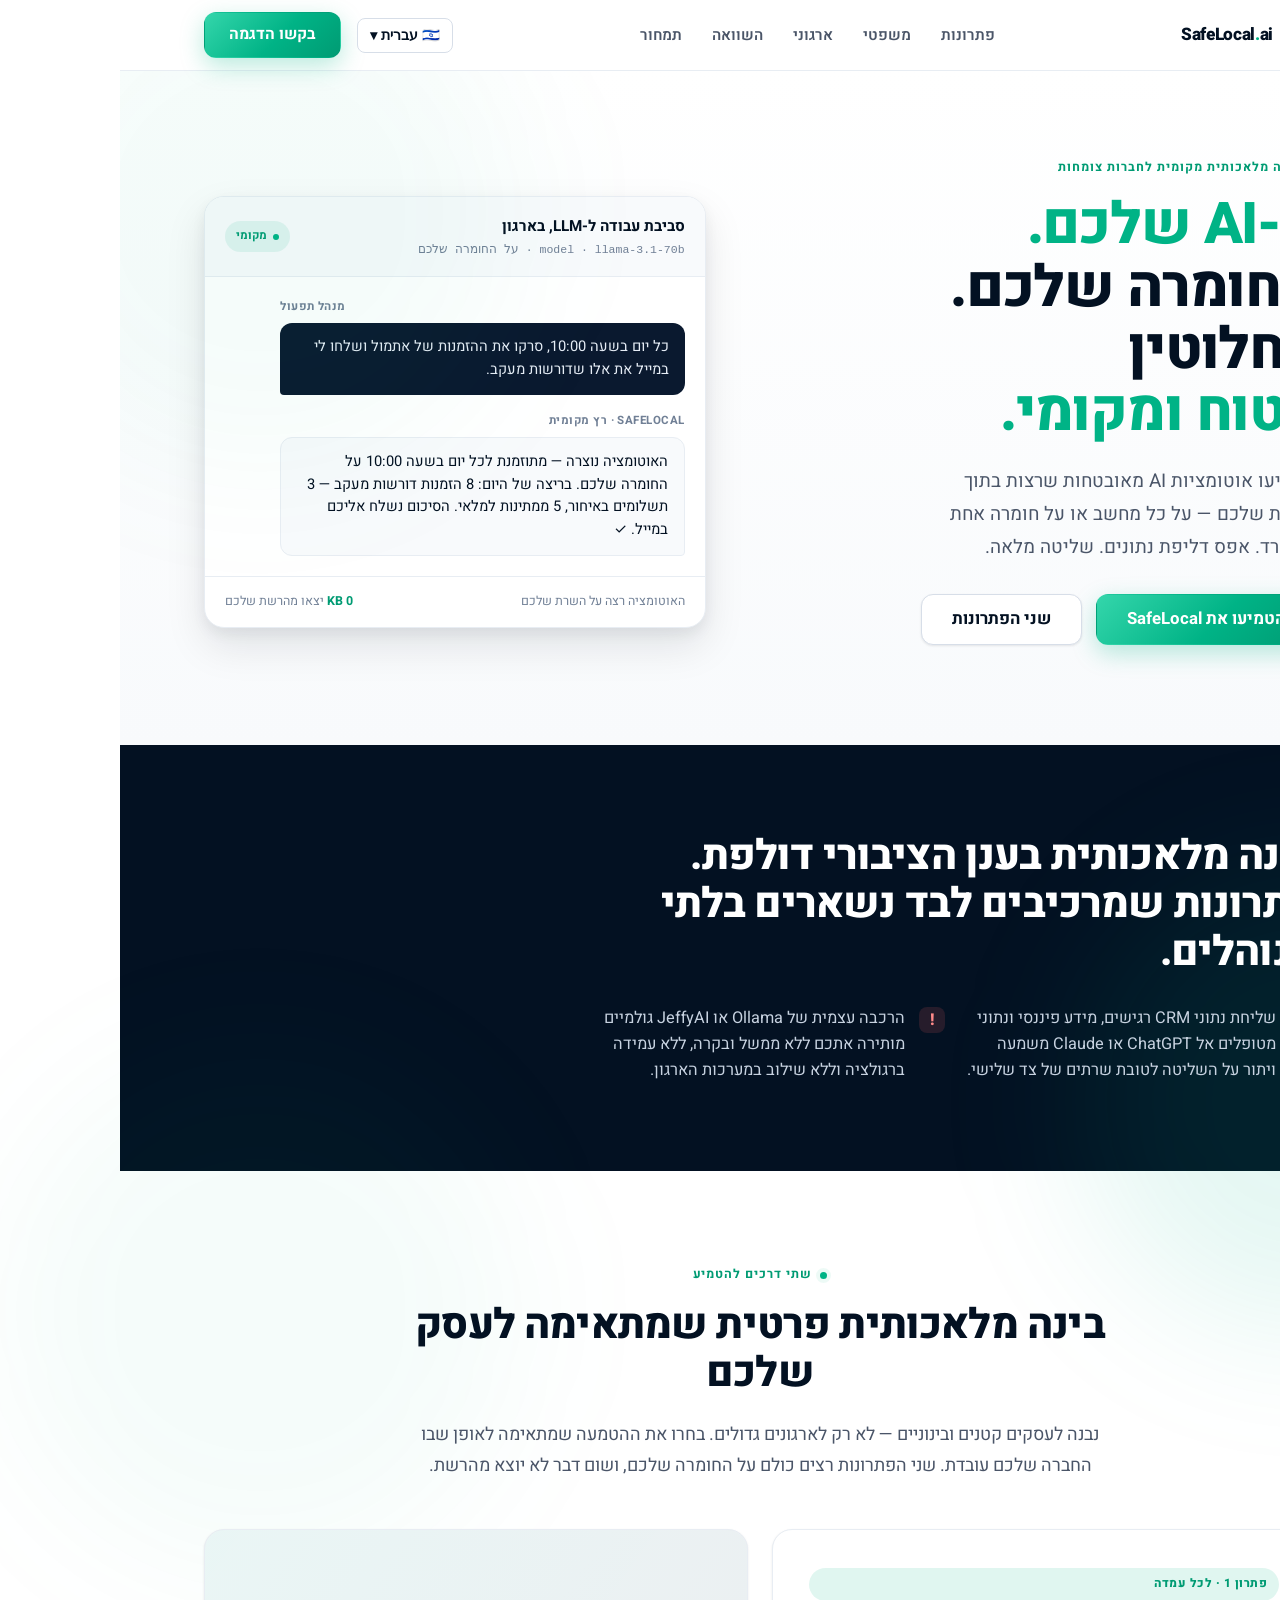
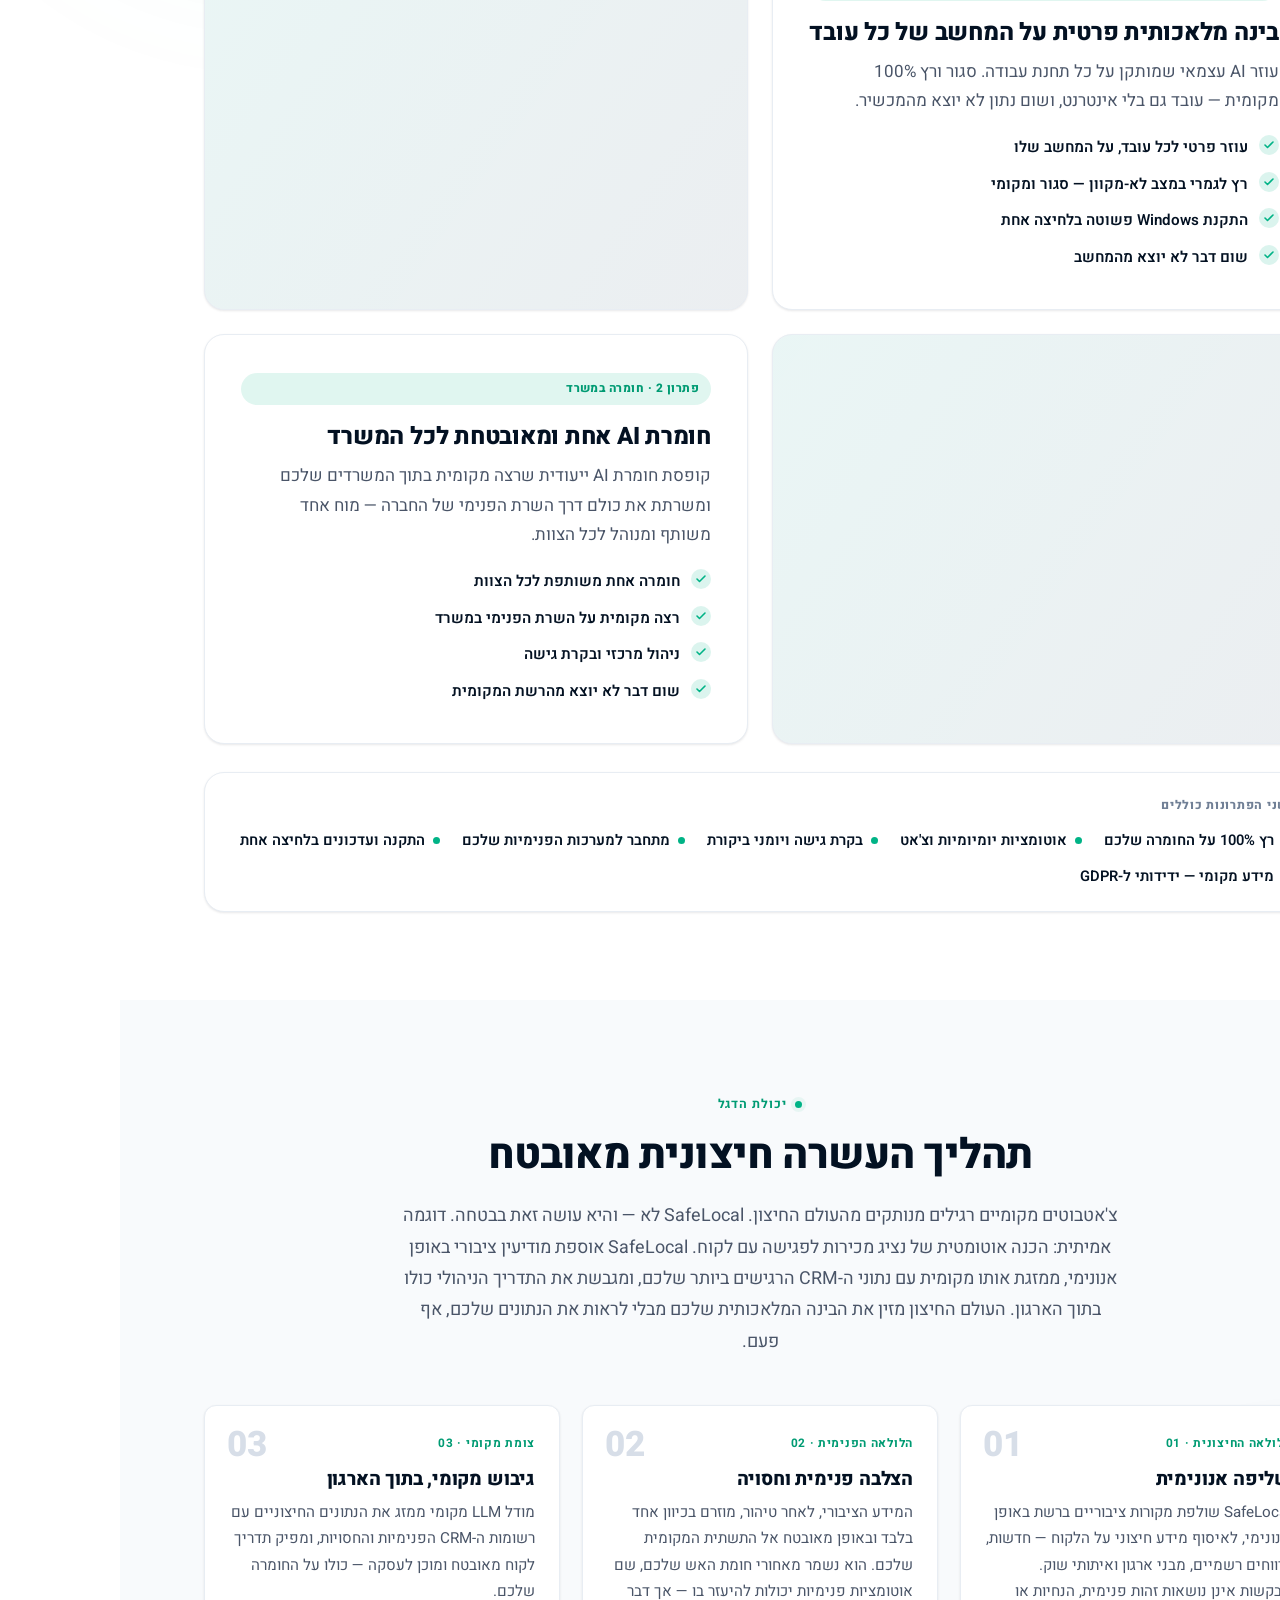
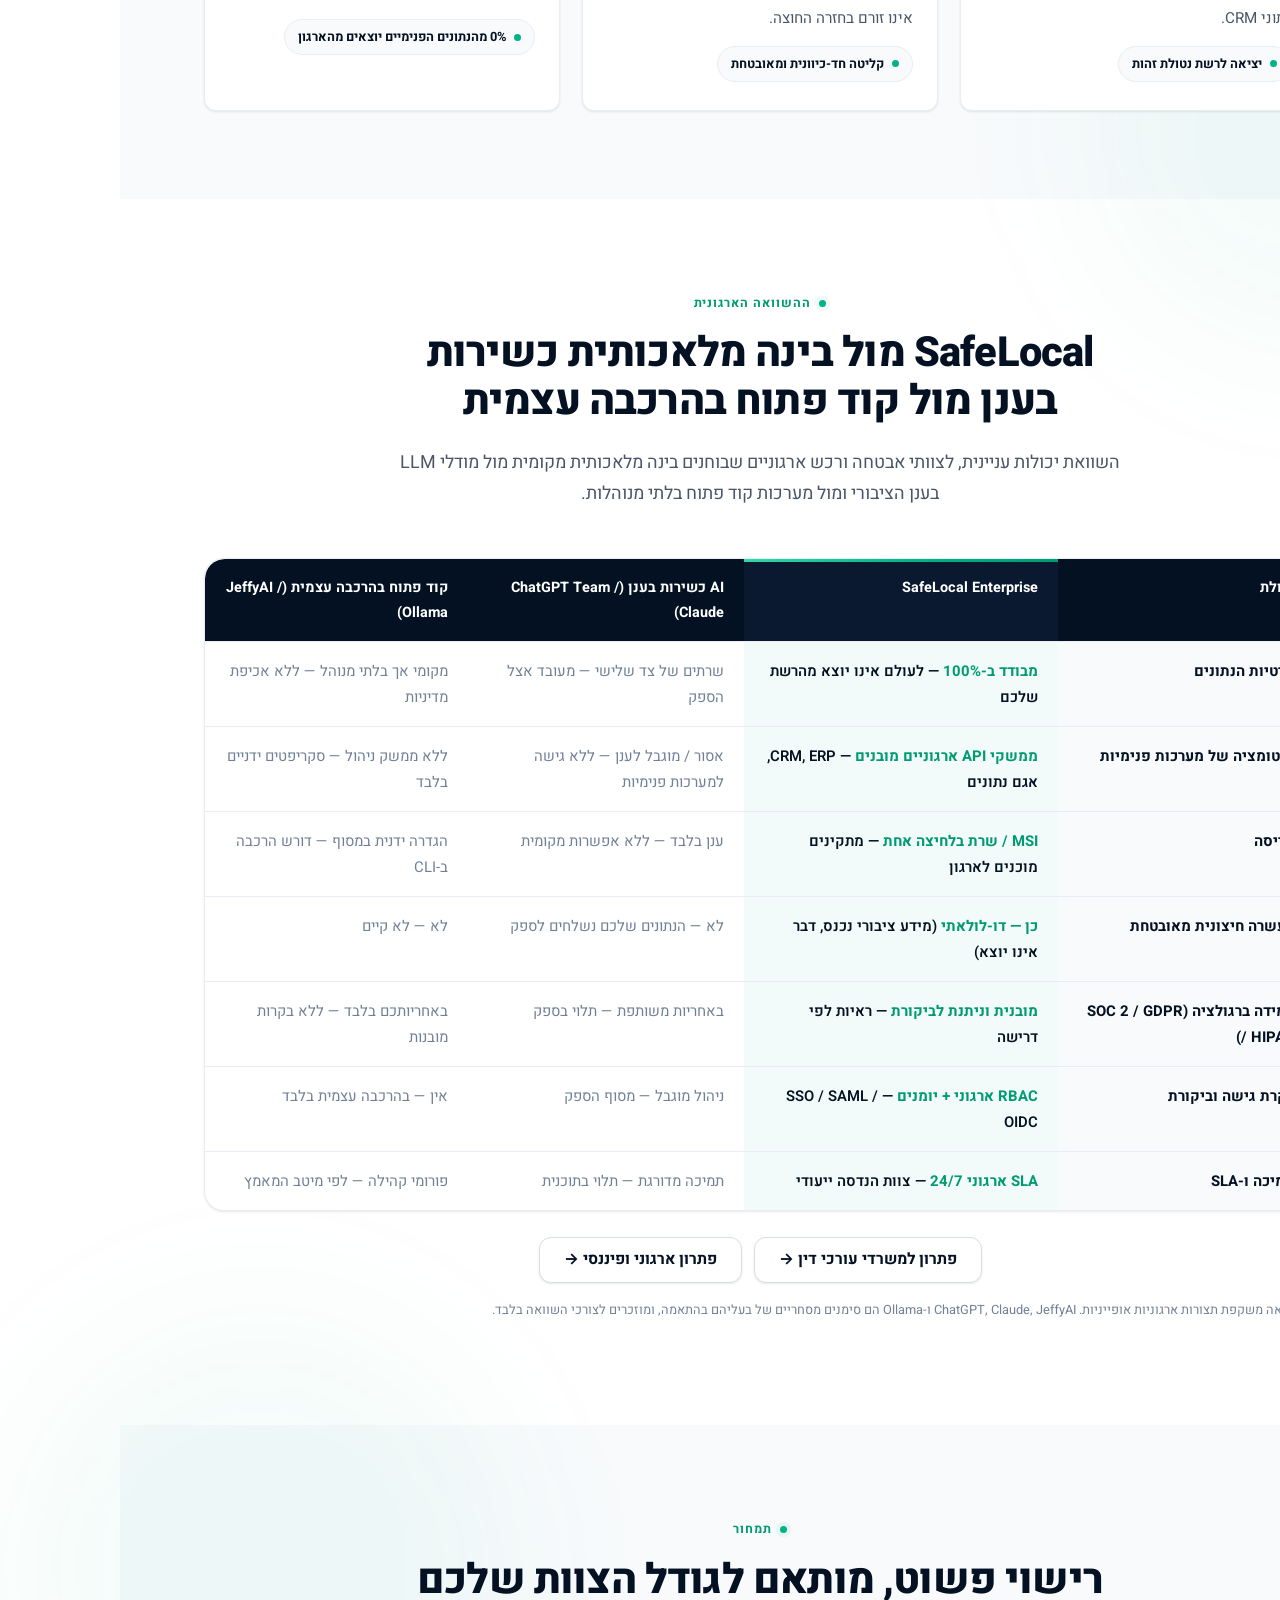
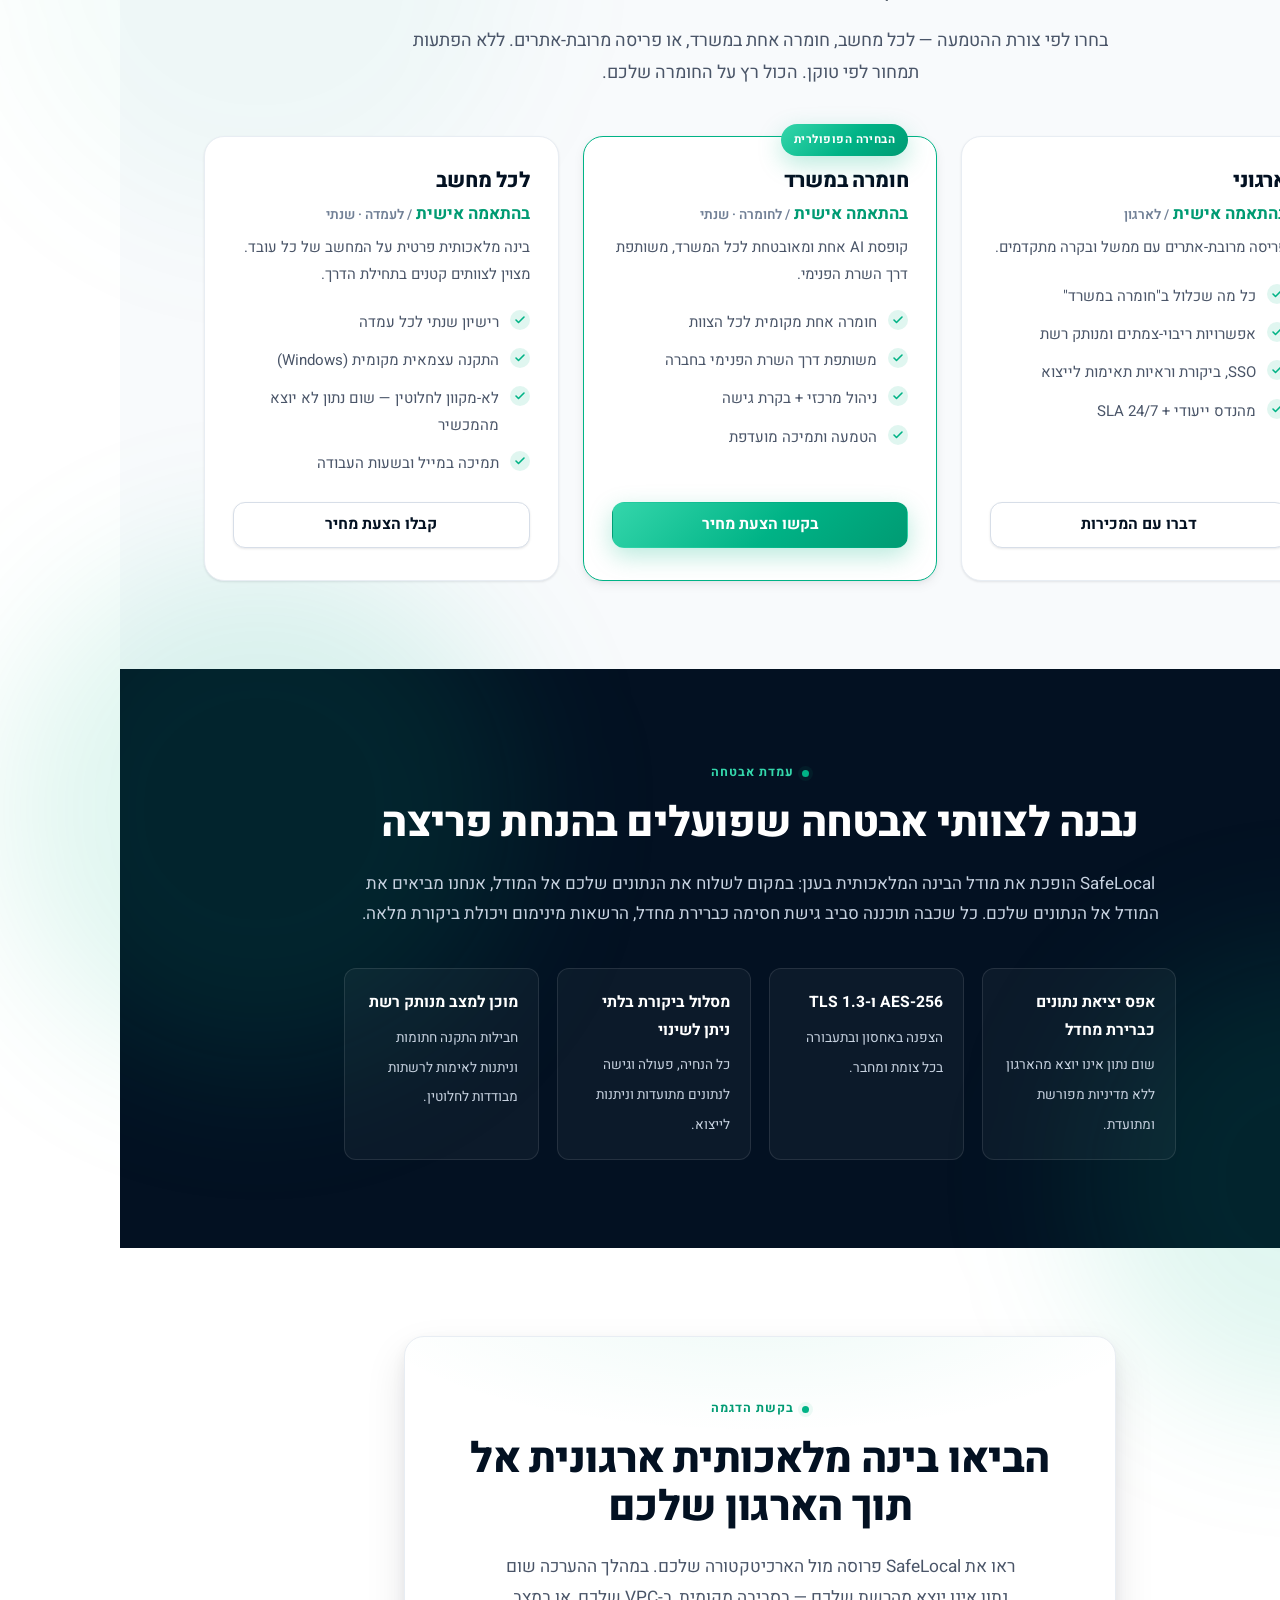
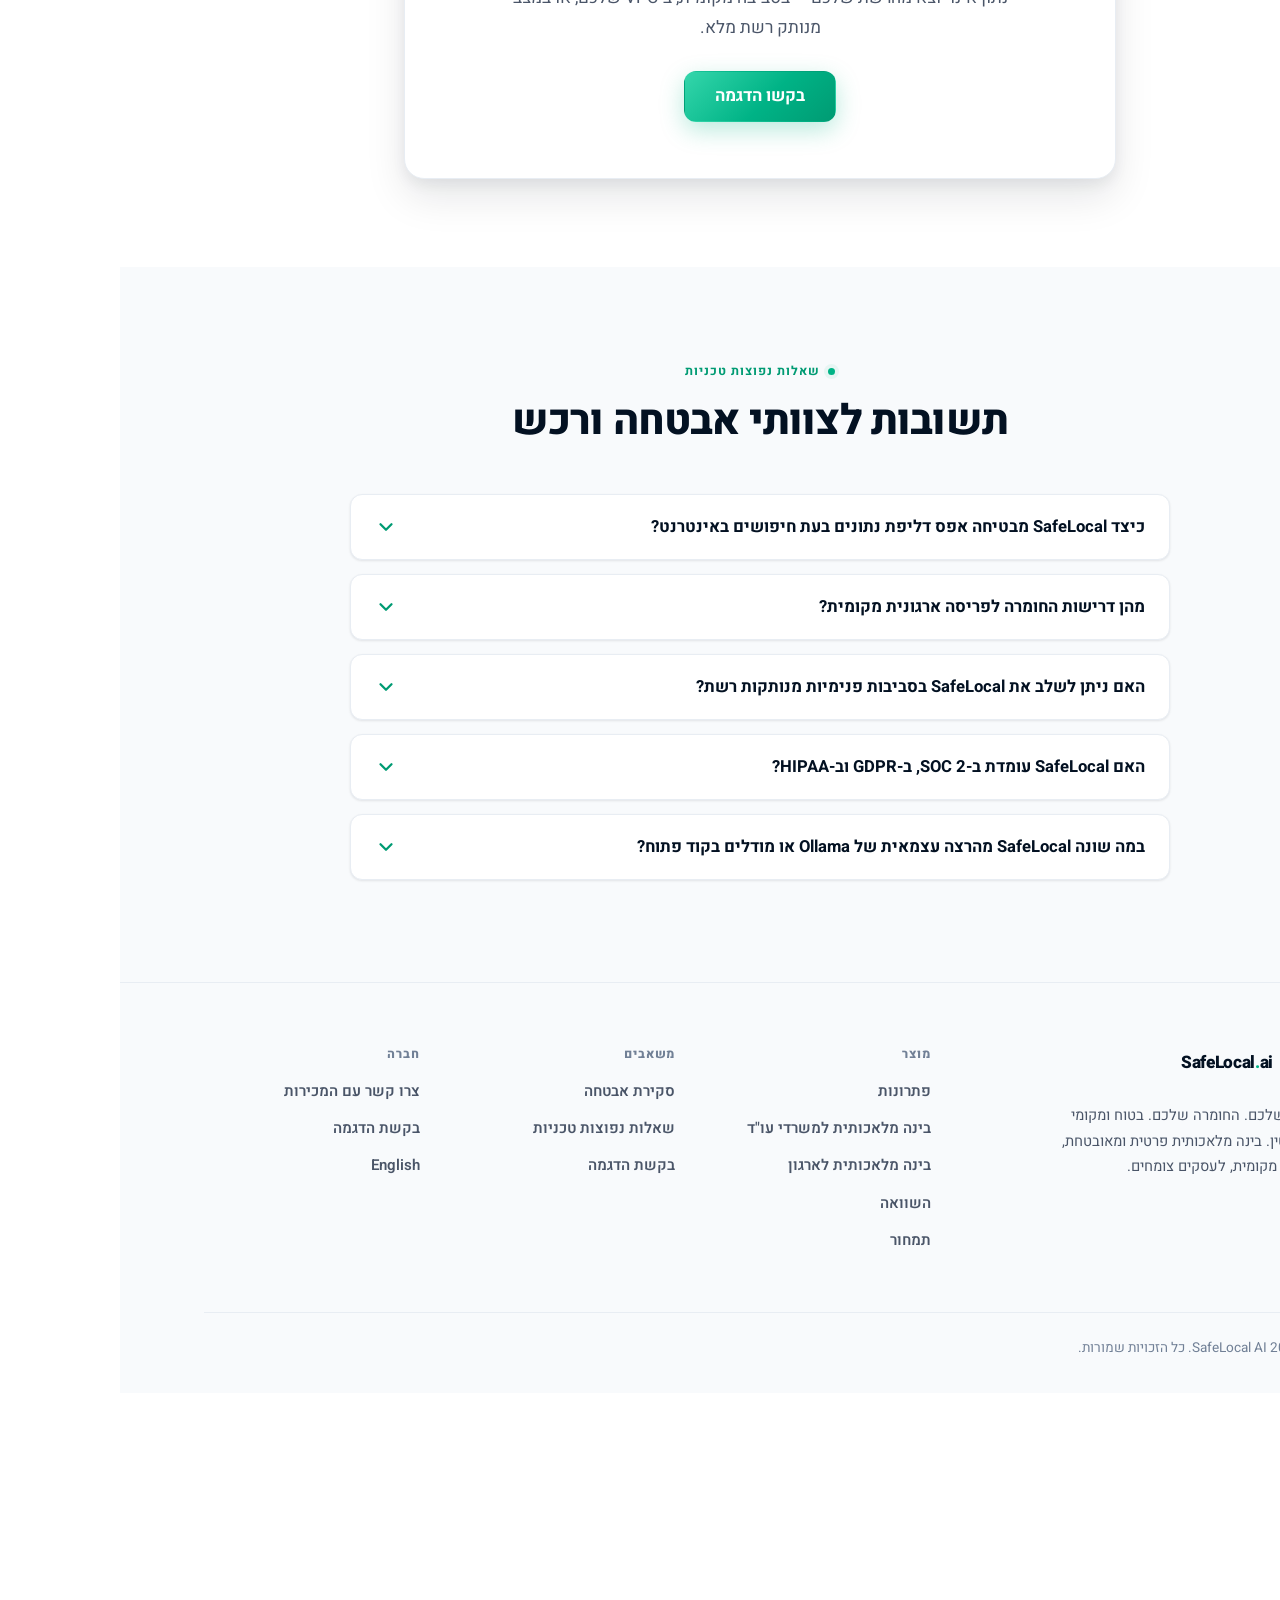
<file: he/index.html>
<!DOCTYPE html>
<html lang="he" dir="rtl">
<head>
  <!-- Google tag (gtag.js) -->
  <script async src="https://www.googletagmanager.com/gtag/js?id=G-H87DX0D8PD"></script>
  <script>
    window.dataLayer = window.dataLayer || [];
    function gtag(){dataLayer.push(arguments);}
    gtag('js', new Date());
    gtag('config', 'G-H87DX0D8PD');
  </script>
  <meta charset="UTF-8" />
  <meta name="viewport" content="width=device-width, initial-scale=1" />
  <meta name="theme-color" content="#ffffff" />
  <title>SafeLocal AI — בינה מלאכותית ארגונית מאובטחת ומקומית</title>
  <meta name="description" content="בינה מלאכותית ארגונית באירוח עצמי, מקומית לחלוטין. הפעילו מודלי LLM ואוטומציות מאובטחות בתוך הרשת שלכם, ללא דליפת נתונים. תואמת SOC 2, GDPR ו-HIPAA." />
  <link rel="canonical" href="https://safelocal.ai/he/" />
  <link rel="alternate" hreflang="en" href="https://safelocal.ai/en/" />
  <link rel="alternate" hreflang="he" href="https://safelocal.ai/he/" />

  <!-- Open Graph / Twitter -->
  <meta property="og:type" content="website" />
  <meta property="og:site_name" content="SafeLocal AI" />
  <meta property="og:locale" content="he_IL" />
  <meta property="og:locale:alternate" content="en_US" />
  <meta property="og:title" content="SafeLocal AI — ה-AI שלכם. החומרה שלכם. בטוח ומקומי לחלוטין." />
  <meta property="og:description" content="הטמיעו אוטומציות AI מאובטחות הפועלות בתוך הרשת המקומית שלכם. אפס דליפת נתונים. עמידה מלאה ברגולציה." />
  <meta property="og:url" content="https://safelocal.ai/he/" />
  <meta property="og:image" content="https://safelocal.ai/og.png" />
  <meta name="twitter:card" content="summary_large_image" />
  <meta name="twitter:title" content="SafeLocal AI — ה-AI שלכם. החומרה שלכם. בטוח ומקומי לחלוטין." />
  <meta name="twitter:description" content="הטמיעו אוטומציות AI מאובטחות הפועלות בתוך הרשת המקומית שלכם. אפס דליפת נתונים. עמידה מלאה ברגולציה." />
  <meta name="twitter:image" content="https://safelocal.ai/og.png" />

  <link rel="icon" type="image/svg+xml" href="../assets/img/shield-node.svg" />
  <link rel="preconnect" href="https://fonts.googleapis.com" />
  <link rel="preconnect" href="https://fonts.gstatic.com" crossorigin />
  <link href="https://fonts.googleapis.com/css2?family=Heebo:wght@400;500;600;700;800&family=Inter:wght@400;500;600;700;800&display=swap" rel="stylesheet" />
  <link rel="stylesheet" href="../assets/css/styles.css" />
  <style>:root{ --font: "Heebo", "Inter", system-ui, sans-serif; }</style>

  <!-- AEO: Structured data (Hebrew) -->
  <script type="application/ld+json">
  {
    "@context": "https://schema.org",
    "@type": "SoftwareApplication",
    "name": "SafeLocal AI",
    "applicationCategory": "BusinessApplication",
    "operatingSystem": "Windows, Linux, On-Premise Appliance",
    "description": "פלטפורמת בינה מלאכותית ארגונית באירוח עצמי, מקומית לחלוטין. הפעלת מודלי LLM ואוטומציות מאובטחות בתוך הרשת שלכם, ללא דליפת נתונים. תואמת SOC 2, GDPR ו-HIPAA.",
    "url": "https://safelocal.ai/he/",
    "inLanguage": "he",
    "offers": { "@type": "Offer", "price": "0", "priceCurrency": "ILS", "description": "רישוי ארגוני מבוסס-קיבולת. צרו קשר עם המכירות לקבלת הצעת מחיר." },
    "publisher": { "@type": "Organization", "name": "SafeLocal AI", "url": "https://safelocal.ai" }
  }
  </script>
  <script type="application/ld+json">
  {
    "@context": "https://schema.org",
    "@type": "FAQPage",
    "inLanguage": "he",
    "mainEntity": [
      { "@type": "Question", "name": "כיצד SafeLocal מבטיחה אפס דליפת נתונים בעת חיפושים באינטרנט?", "acceptedAnswer": { "@type": "Answer", "text": "SafeLocal מבוססת על ארכיטקטורה דו-לולאתית. הלולאה החיצונית מבצעת אחזור אנונימי של מידע ציבורי מהאינטרנט, דרך פרוקסי יציאה מבודד שאינו נושא מזהים פנימיים, הנחיות או נתוני CRM. המידע הציבורי שנאסף עובר טיהור ומוזרם בכיוון אחד בלבד אל הלולאה הפנימית, שם מודל LLM מקומי הרץ כולו על החומרה שלכם ממזג אותו עם הנתונים הפנימיים החסויים. שום נתון פנימי, ייצוג וקטורי או הנחיה אינם נשלחים החוצה אי-פעם." } },
      { "@type": "Question", "name": "מהן דרישות החומרה לפריסה ארגונית מקומית?", "acceptedAnswer": { "@type": "Answer", "text": "SafeLocal מתאימה את עצמה מתחנת עבודה בודדת ועד אשכולות GPU מרובי-צמתים. פריסה מחלקתית אופיינית רצה על שרת יחיד עם NVIDIA A100/H100 (או 2× RTX 6000 Ada), זיכרון RAM בנפח 128 GB ואחסון NVMe בנפח 2 TB. הרצה על מעבד בלבד נתמכת עבור מודלים קטנים יותר." } },
      { "@type": "Question", "name": "האם ניתן לשלב את SafeLocal בסביבות פנימיות מנותקות רשת?", "acceptedAnswer": { "@type": "Answer", "text": "כן. SafeLocal תוכננה לתפעול מלא במצב מנותק רשת. מודלים, תלויות ועדכונים מסופקים באמצעות חבילות התקנה חתומות, במצב לא-מקוון. במצב מנותק רשת, ההעשרה של הלולאה החיצונית מושבתת, וכל ההסקה, האוטומציה והשילוב הפנימי רצים כולם בתוך הרשת המבודדת שלכם." } },
      { "@type": "Question", "name": "האם SafeLocal עומדת ב-SOC 2, ב-GDPR וב-HIPAA?", "acceptedAnswer": { "@type": "Answer", "text": "SafeLocal תוכננה להיות מוכנה ל-SOC 2, תואמת ל-GDPR ומיושרת ל-HIPAA. מכיוון שכל העיבוד מתבצע על תשתית שבשליטתכם, מיקום הנתונים, משך השמירה והגישה אליהם נשלטים במלואם על ידי המדיניות שלכם." } },
      { "@type": "Question", "name": "במה שונה SafeLocal מהרצה עצמאית של Ollama או מודלים בקוד פתוח?", "acceptedAnswer": { "@type": "Answer", "text": "מערכות קוד פתוח בהרכבה עצמית, כמו Ollama גולמי או JeffyAI, מספקות לכם סביבת הרצה למודל — אך ללא שכבה ארגונית. SafeLocal מוסיפה פריסה מנוהלת, RBAC ו-SSO ארגוניים, ממשקי API לאוטומציה, צינור העשרה חיצונית מאובטחת, ביקורת וממשל מרכזיים, ו-SLA ארגוני 24/7." } }
    ]
  }
  </script>
</head>
<body>

  <!-- ===== Header ===== -->
  <header class="site-header">
    <div class="container">
      <nav class="nav" id="nav">
        <a class="brand" href="#top">
          <img src="../assets/img/shield-node.svg" alt="SafeLocal.ai" />
          <span class="brand__word">SafeLocal<span class="dot">.</span>ai</span>
        </a>
        <ul class="nav__links">
          <li><a href="#features">פתרונות</a></li>
          <li><a href="legal-ai/">משפטי</a></li>
          <li><a href="enterprise-privacy/">ארגוני</a></li>
          <li><a href="#comparison">השוואה</a></li>
          <li><a href="#pricing">תמחור</a></li>
        </ul>
        <div class="nav__right">
          <div class="lang" id="lang">
            <button class="lang__btn" id="langBtn" aria-haspopup="true" aria-expanded="false">🇮🇱 עברית ▾</button>
            <div class="lang__menu" role="menu">
              <a href="../en/">🇬🇧 English</a>
              <a href="../he/">🇮🇱 עברית</a>
            </div>
          </div>
          <a class="btn btn--primary" href="#signup">בקשו הדגמה</a>
          <button class="nav__toggle" id="navToggle" aria-label="תפריט"><span></span><span></span><span></span></button>
        </div>
      </nav>
    </div>
  </header>

  <main id="top">

    <!-- ===== Hero ===== -->
    <section class="hero">
      <span class="glow glow--a"></span>
      <div class="container">
        <div class="hero__grid">
          <div>
            <span class="eyebrow">בינה מלאכותית מקומית לחברות צומחות</span>
            <h1 class="hero__title">
              <span class="g">ה-AI שלכם.</span><br />
              החומרה שלכם.<br />
              לחלוטין<br />
              <span class="g">בטוח ומקומי.</span>
            </h1>
            <p class="hero__sub">הטמיעו אוטומציות AI מאובטחות שרצות בתוך הרשת שלכם — על כל מחשב או על חומרה אחת במשרד. אפס דליפת נתונים. שליטה מלאה.</p>
            <div class="hero__cta">
              <a class="btn btn--primary btn--lg" href="#signup">הטמיעו את SafeLocal</a>
              <a class="btn btn--ghost btn--lg" href="#features">שני הפתרונות</a>
            </div>
          </div>

          <!-- Workbench mockup -->
          <div class="mock" aria-hidden="true">
            <div class="mock__bar">
              <div>
                <div class="mock__title">סביבת עבודה ל-LLM, בארגון</div>
                <div class="mock__meta">model · llama-3.1-70b · על החומרה שלכם</div>
              </div>
              <span class="pill">מקומי</span>
            </div>
            <div class="mock__body">
              <div class="msg msg--user">
                <div class="msg__who">מנהל תפעול</div>
                <div class="msg__bubble">כל יום בשעה 10:00, סרקו את ההזמנות של אתמול ושלחו לי במייל את אלו שדורשות מעקב.</div>
              </div>
              <div class="msg msg--ai">
                <div class="msg__who">SafeLocal · רץ מקומית</div>
                <div class="msg__bubble">האוטומציה נוצרה — מתוזמנת לכל יום בשעה 10:00 על החומרה שלכם. בריצה של היום: 8 הזמנות דורשות מעקב — 3 תשלומים באיחור, 5 ממתינות למלאי. הסיכום נשלח אליכם במייל. ✓</div>
              </div>
            </div>
            <div class="mock__foot">
              <span>האוטומציה רצה על השרת שלכם</span>
              <span><strong>0 KB</strong> יצאו מהרשת שלכם</span>
            </div>
          </div>
        </div>
      </div>
    </section>

    <!-- ===== Problem band ===== -->
    <section class="section problem">
      <span class="glow glow--b"></span>
      <div class="container">
        <div class="section__head" style="margin-bottom:0;">
          <h2>בינה מלאכותית בענן הציבורי דולפת. פתרונות שמרכיבים לבד נשארים בלתי מנוהלים.</h2>
          <div class="problem__list">
            <div class="problem__item"><span class="x">!</span><span>שליחת נתוני CRM רגישים, מידע פיננסי ונתוני מטופלים אל ChatGPT או Claude משמעה ויתור על השליטה לטובת שרתים של צד שלישי.</span></div>
            <div class="problem__item"><span class="x">!</span><span>הרכבה עצמית של Ollama או JeffyAI גולמיים מותירה אתכם ללא ממשל ובקרה, ללא עמידה ברגולציה וללא שילוב במערכות הארגון.</span></div>
          </div>
        </div>
      </div>
    </section>

    <!-- ===== Solutions: two ways to deploy ===== -->
    <section class="section" id="features">
      <span class="glow glow--a"></span>
      <div class="container">
        <div class="section__head center">
          <span class="eyebrow">שתי דרכים להטמיע</span>
          <h2>בינה מלאכותית פרטית שמתאימה לעסק שלכם</h2>
          <p class="lead">נבנה לעסקים קטנים ובינוניים — לא רק לארגונים גדולים. בחרו את ההטמעה שמתאימה לאופן שבו החברה שלכם עובדת. שני הפתרונות רצים כולם על החומרה שלכם, ושום דבר לא יוצא מהרשת.</p>
        </div>

        <div class="solutions">
          <!-- שורה 1 · טקסט פתרון 1 (רקע רגיל) -->
          <article class="zig zig--text">
            <span class="solution__num">פתרון 1 · לכל עמדה</span>
            <h3>בינה מלאכותית פרטית על המחשב של כל עובד</h3>
            <p>עוזר AI עצמאי שמותקן על כל תחנת עבודה. סגור ורץ 100% מקומית — עובד גם בלי אינטרנט, ושום נתון לא יוצא מהמכשיר.</p>
            <ul class="solution__list">
              <li>עוזר פרטי לכל עובד, על המחשב שלו</li>
              <li>רץ לגמרי במצב לא-מקוון — סגור ומקומי</li>
              <li>התקנת Windows פשוטה בלחיצה אחת</li>
              <li>שום דבר לא יוצא מהמחשב</li>
            </ul>
          </article>
          <!-- שורה 1 · סרטון פתרון 1 (מחשב נייד + קופסת AI מקומית) -->
          <div class="zig zig--video">
            <video autoplay muted loop playsinline preload="metadata" aria-hidden="true">
              <source src="../assets/video/solution-desktop.mp4" type="video/mp4" />
            </video>
          </div>
          <!-- שורה 2 · סרטון פתרון 2 (חומרה במשרד) -->
          <div class="zig zig--video">
            <video autoplay muted loop playsinline preload="metadata" aria-hidden="true">
              <source src="../assets/video/solution-appliance.mp4" type="video/mp4" />
            </video>
          </div>
          <!-- שורה 2 · טקסט פתרון 2 (רקע רגיל) -->
          <article class="zig zig--text">
            <span class="solution__num">פתרון 2 · חומרה במשרד</span>
            <h3>חומרת AI אחת ומאובטחת לכל המשרד</h3>
            <p>קופסת חומרת AI ייעודית שרצה מקומית בתוך המשרדים שלכם ומשרתת את כולם דרך השרת הפנימי של החברה — מוח אחד משותף ומנוהל לכל הצוות.</p>
            <ul class="solution__list">
              <li>חומרה אחת משותפת לכל הצוות</li>
              <li>רצה מקומית על השרת הפנימי במשרד</li>
              <li>ניהול מרכזי ובקרת גישה</li>
              <li>שום דבר לא יוצא מהרשת המקומית</li>
            </ul>
          </article>
        </div>

        <!-- Capabilities included in both -->
        <div class="included">
          <span class="included__label">שני הפתרונות כוללים</span>
          <ul class="included__grid">
            <li>רץ 100% על החומרה שלכם</li>
            <li>אוטומציות יומיומיות וצ'אט</li>
            <li>בקרת גישה ויומני ביקורת</li>
            <li>מתחבר למערכות הפנימיות שלכם</li>
            <li>התקנה ועדכונים בלחיצה אחת</li>
            <li>מידע מקומי — ידידותי ל-GDPR</li>
          </ul>
        </div>
      </div>
    </section>

    <!-- ===== Showcase ===== -->
    <section class="section section--tint" id="showcase">
      <span class="glow glow--b"></span>
      <div class="container">
        <div class="section__head center">
          <span class="eyebrow">יכולת הדגל</span>
          <h2>תהליך העשרה חיצונית מאובטח</h2>
          <p class="lead">צ'אטבוטים מקומיים רגילים מנותקים מהעולם החיצון. SafeLocal לא — והיא עושה זאת בבטחה. דוגמה אמיתית: הכנה אוטומטית של נציג מכירות לפגישה עם לקוח. SafeLocal אוספת מודיעין ציבורי באופן אנונימי, ממזגת אותו מקומית עם נתוני ה-CRM הרגישים ביותר שלכם, ומגבשת את התדריך הניהולי כולו בתוך הארגון. העולם החיצון מזין את הבינה המלאכותית שלכם מבלי לראות את הנתונים שלכם, אף פעם.</p>
        </div>
        <div class="flow">
          <div class="flow__step">
            <span class="flow__num">01</span>
            <div class="flow__tag">הלולאה החיצונית · 01</div>
            <h3>שליפה אנונימית</h3>
            <p>SafeLocal שולפת מקורות ציבוריים ברשת באופן אנונימי, לאיסוף מידע חיצוני על הלקוח — חדשות, דיווחים רשמיים, מבני ארגון ואיתותי שוק. הבקשות אינן נושאות זהות פנימית, הנחיות או נתוני CRM.</p>
            <span class="flow__note">יציאה לרשת נטולת זהות</span>
          </div>
          <div class="flow__step">
            <span class="flow__num">02</span>
            <div class="flow__tag">הלולאה הפנימית · 02</div>
            <h3>הצלבה פנימית וחסויה</h3>
            <p>המידע הציבורי, לאחר טיהור, מוזרם בכיוון אחד בלבד ובאופן מאובטח אל התשתית המקומית שלכם. הוא נשמר מאחורי חומת האש שלכם, שם אוטומציות פנימיות יכולות להיעזר בו — אך דבר אינו זורם בחזרה החוצה.</p>
            <span class="flow__note">קליטה חד-כיוונית ומאובטחת</span>
          </div>
          <div class="flow__step">
            <span class="flow__num">03</span>
            <div class="flow__tag">צומת מקומי · 03</div>
            <h3>גיבוש מקומי, בתוך הארגון</h3>
            <p>מודל LLM מקומי ממזג את הנתונים החיצוניים עם רשומות ה-CRM הפנימיות והחסויות, ומפיק תדריך לקוח מאובטח ומוכן לעסקה — כולו על החומרה שלכם.</p>
            <span class="flow__note">0% מהנתונים הפנימיים יוצאים מהארגון</span>
          </div>
        </div>
      </div>
    </section>

    <!-- ===== Comparison ===== -->
    <section class="section" id="comparison">
      <div class="container">
        <div class="section__head center">
          <span class="eyebrow">ההשוואה הארגונית</span>
          <h2>SafeLocal מול בינה מלאכותית כשירות בענן מול קוד פתוח בהרכבה עצמית</h2>
          <p class="lead">השוואת יכולות עניינית, לצוותי אבטחה ורכש ארגוניים שבוחנים בינה מלאכותית מקומית מול מודלי LLM בענן הציבורי ומול מערכות קוד פתוח בלתי מנוהלות.</p>
        </div>
        <div class="table-wrap">
          <table class="cmp">
            <thead>
              <tr>
                <th>יכולת</th>
                <th class="is-safelocal">SafeLocal Enterprise</th>
                <th>AI כשירות בענן (ChatGPT Team / Claude)</th>
                <th>קוד פתוח בהרכבה עצמית (JeffyAI / Ollama)</th>
              </tr>
            </thead>
            <tbody>
              <tr><td>פרטיות הנתונים</td><td class="is-safelocal"><span class="yes">מבודד ב-100%</span> — לעולם אינו יוצא מהרשת שלכם</td><td class="meh">שרתים של צד שלישי — מעובד אצל הספק</td><td class="meh">מקומי אך בלתי מנוהל — ללא אכיפת מדיניות</td></tr>
              <tr><td>אוטומציה של מערכות פנימיות</td><td class="is-safelocal"><span class="yes">ממשקי API ארגוניים מובנים</span> — CRM, ERP, אגם נתונים</td><td class="meh">אסור / מוגבל לענן — ללא גישה למערכות פנימיות</td><td class="meh">ללא ממשק ניהול — סקריפטים ידניים בלבד</td></tr>
              <tr><td>פריסה</td><td class="is-safelocal"><span class="yes">MSI / שרת בלחיצה אחת</span> — מתקינים מוכנים לארגון</td><td class="meh">ענן בלבד — ללא אפשרות מקומית</td><td class="meh">הגדרה ידנית במסוף — דורש הרכבה ב-CLI</td></tr>
              <tr><td>העשרה חיצונית מאובטחת</td><td class="is-safelocal"><span class="yes">כן — דו-לולאתי</span> (מידע ציבורי נכנס, דבר אינו יוצא)</td><td class="meh">לא — הנתונים שלכם נשלחים לספק</td><td class="meh">לא — לא קיים</td></tr>
              <tr><td>עמידה ברגולציה (SOC 2 / GDPR / HIPAA)</td><td class="is-safelocal"><span class="yes">מובנית וניתנת לביקורת</span> — ראיות לפי דרישה</td><td class="meh">באחריות משותפת — תלוי בספק</td><td class="meh">באחריותכם בלבד — ללא בקרות מובנות</td></tr>
              <tr><td>בקרת גישה וביקורת</td><td class="is-safelocal"><span class="yes">RBAC ארגוני + יומנים</span> — SSO / SAML / OIDC</td><td class="meh">ניהול מוגבל — מסוף הספק</td><td class="meh">אין — בהרכבה עצמית בלבד</td></tr>
              <tr><td>תמיכה ו-SLA</td><td class="is-safelocal"><span class="yes">SLA ארגוני 24/7</span> — צוות הנדסה ייעודי</td><td class="meh">תמיכה מדורגת — תלוי בתוכנית</td><td class="meh">פורומי קהילה — לפי מיטב המאמץ</td></tr>
            </tbody>
          </table>
        </div>
        <p style="text-align:center;margin-top:26px;display:flex;gap:12px;justify-content:center;flex-wrap:wrap;">
          <a class="btn btn--ghost" href="legal-ai/">פתרון למשרדי עורכי דין →</a>
          <a class="btn btn--ghost" href="enterprise-privacy/">פתרון ארגוני ופיננסי →</a>
        </p>
        <p class="cmp-note">ההשוואה משקפת תצורות ארגוניות אופייניות. ChatGPT, Claude, JeffyAI ו-Ollama הם סימנים מסחריים של בעליהם בהתאמה, ומוזכרים לצורכי השוואה בלבד.</p>
      </div>
    </section>

    <!-- ===== Pricing ===== -->
    <section class="section section--tint" id="pricing">
      <span class="glow glow--a"></span>
      <div class="container">
        <div class="section__head center">
          <span class="eyebrow">תמחור</span>
          <h2>רישוי פשוט, מותאם לגודל הצוות שלכם</h2>
          <p class="lead">בחרו לפי צורת ההטמעה — לכל מחשב, חומרה אחת במשרד, או פריסה מרובת-אתרים. ללא הפתעות תמחור לפי טוקן. הכול רץ על החומרה שלכם.</p>
        </div>
        <div class="price-grid">
          <!-- Enterprise — kept, placed first so it sits on the right in RTL -->
          <div class="plan">
            <h3>ארגוני</h3>
            <div class="plan__price">בהתאמה אישית <span>/ לארגון</span></div>
            <p class="plan__desc">פריסה מרובת-אתרים עם ממשל ובקרה מתקדמים.</p>
            <ul class="plan__list">
              <li>כל מה שכלול ב"חומרה במשרד"</li>
              <li>אפשרויות ריבוי-צמתים ומנותק רשת</li>
              <li>SSO, ביקורת וראיות תאימות לייצוא</li>
              <li>מהנדס ייעודי + SLA 24/7</li>
            </ul>
            <a class="btn btn--ghost btn--block" href="#signup">דברו עם המכירות</a>
          </div>
          <!-- Solution 2 — most popular for mid-size -->
          <div class="plan plan--featured">
            <span class="plan__flag">הבחירה הפופולרית</span>
            <h3>חומרה במשרד</h3>
            <div class="plan__price">בהתאמה אישית <span>/ לחומרה · שנתי</span></div>
            <p class="plan__desc">קופסת AI אחת ומאובטחת לכל המשרד, משותפת דרך השרת הפנימי.</p>
            <ul class="plan__list">
              <li>חומרה אחת מקומית לכל הצוות</li>
              <li>משותפת דרך השרת הפנימי בחברה</li>
              <li>ניהול מרכזי + בקרת גישה</li>
              <li>הטמעה ותמיכה מועדפת</li>
            </ul>
            <a class="btn btn--primary btn--block" href="#signup">בקשו הצעת מחיר</a>
          </div>
          <!-- Solution 1 -->
          <div class="plan">
            <h3>לכל מחשב</h3>
            <div class="plan__price">בהתאמה אישית <span>/ לעמדה · שנתי</span></div>
            <p class="plan__desc">בינה מלאכותית פרטית על המחשב של כל עובד. מצוין לצוותים קטנים בתחילת הדרך.</p>
            <ul class="plan__list">
              <li>רישיון שנתי לכל עמדה</li>
              <li>התקנה עצמאית מקומית (Windows)</li>
              <li>לא-מקוון לחלוטין — שום נתון לא יוצא מהמכשיר</li>
              <li>תמיכה במייל ובשעות העבודה</li>
            </ul>
            <a class="btn btn--ghost btn--block" href="#signup">קבלו הצעת מחיר</a>
          </div>
        </div>
      </div>
    </section>

    <!-- ===== Security wedge ===== -->
    <section class="section wedge" id="wedge">
      <span class="glow glow--a"></span>
      <span class="glow glow--b"></span>
      <div class="container">
        <span class="eyebrow" style="color:#34d6ab;">עמדת אבטחה</span>
        <h2>נבנה לצוותי אבטחה שפועלים בהנחת פריצה</h2>
        <p>SafeLocal הופכת את מודל הבינה המלאכותית בענן: במקום לשלוח את הנתונים שלכם אל המודל, אנחנו מביאים את המודל אל הנתונים שלכם. כל שכבה תוכננה סביב גישת חסימה כברירת מחדל, הרשאות מינימום ויכולת ביקורת מלאה.</p>
        <div class="wedge__grid">
          <div class="wedge__cell"><strong>אפס יציאת נתונים כברירת מחדל</strong><span>שום נתון אינו יוצא מהארגון ללא מדיניות מפורשת ומתועדת.</span></div>
          <div class="wedge__cell"><strong>AES-256 ו-TLS 1.3</strong><span>הצפנה באחסון ובתעבורה בכל צומת ומחבר.</span></div>
          <div class="wedge__cell"><strong>מסלול ביקורת בלתי ניתן לשינוי</strong><span>כל הנחיה, פעולה וגישה לנתונים מתועדות וניתנות לייצוא.</span></div>
          <div class="wedge__cell"><strong>מוכן למצב מנותק רשת</strong><span>חבילות התקנה חתומות וניתנות לאימות לרשתות מבודדות לחלוטין.</span></div>
        </div>
      </div>
    </section>

    <!-- ===== Signup CTA ===== -->
    <section class="section signup" id="signup">
      <div class="container">
        <div class="signup__card">
          <span class="eyebrow center" style="display:inline-flex;">בקשת הדגמה</span>
          <h2>הביאו בינה מלאכותית ארגונית אל תוך הארגון שלכם</h2>
          <p>ראו את SafeLocal פרוסה מול הארכיטקטורה שלכם. במהלך ההערכה שום נתון אינו יוצא מהרשת שלכם — בסביבה מקומית, ב-VPC שלכם, או במצב מנותק רשת מלא.</p>
          <a class="btn btn--primary btn--lg" href="#signup">בקשו הדגמה</a>
        </div>
      </div>
    </section>

    <!-- ===== FAQ ===== -->
    <section class="section section--tint" id="faq">
      <div class="container">
        <div class="section__head center">
          <span class="eyebrow">שאלות נפוצות טכניות</span>
          <h2>תשובות לצוותי אבטחה ורכש</h2>
        </div>
        <div class="faq">
          <div class="faq__item">
            <button class="faq__q">כיצד SafeLocal מבטיחה אפס דליפת נתונים בעת חיפושים באינטרנט?<svg class="chev" viewBox="0 0 24 24" fill="none" stroke="currentColor" stroke-width="2.5" stroke-linecap="round" stroke-linejoin="round"><polyline points="6 9 12 15 18 9"/></svg></button>
            <div class="faq__a"><div class="faq__a-inner">SafeLocal מבוססת על ארכיטקטורה דו-לולאתית. הלולאה החיצונית מבצעת אחזור אנונימי של מידע ציבורי מהאינטרנט, דרך פרוקסי יציאה מבודד שאינו נושא מזהים פנימיים, הנחיות או נתוני CRM — רק חיפושים ציבוריים גנריים יוצאים אי-פעם מגבולות הארגון. המידע הציבורי שנאסף עובר טיהור ומוזרם בכיוון אחד בלבד אל הלולאה הפנימית, שם מודל LLM מקומי הרץ כולו על החומרה שלכם ממזג אותו עם הנתונים הפנימיים החסויים. שום נתון פנימי, ייצוג וקטורי (embeddings) או הנחיה אינם נשלחים החוצה אי-פעם, וכל התעבורה היוצאת כפופה למדיניות חסימה כברירת מחדל, עם תיעוד ביקורת מלא.</div></div>
          </div>
          <div class="faq__item">
            <button class="faq__q">מהן דרישות החומרה לפריסה ארגונית מקומית?<svg class="chev" viewBox="0 0 24 24" fill="none" stroke="currentColor" stroke-width="2.5" stroke-linecap="round" stroke-linejoin="round"><polyline points="6 9 12 15 18 9"/></svg></button>
            <div class="faq__a"><div class="faq__a-inner">SafeLocal מתאימה את עצמה מתחנת עבודה בודדת ועד אשכולות GPU מרובי-צמתים. פריסה מחלקתית אופיינית רצה על שרת יחיד עם NVIDIA A100/H100 (או 2× RTX 6000 Ada), זיכרון RAM בנפח 128 GB ואחסון NVMe בנפח 2 TB. לפריסות ברוחב כלל-ארגוני אנו מספקים ארכיטקטורת ייחוס לאשכולות GPU מבוססי Kubernetes. הרצה על מעבד (CPU) בלבד נתמכת עבור מודלים קטנים יותר, בתרחישי קצה או בסביבות מנותקות רשת מוגבלות.</div></div>
          </div>
          <div class="faq__item">
            <button class="faq__q">האם ניתן לשלב את SafeLocal בסביבות פנימיות מנותקות רשת?<svg class="chev" viewBox="0 0 24 24" fill="none" stroke="currentColor" stroke-width="2.5" stroke-linecap="round" stroke-linejoin="round"><polyline points="6 9 12 15 18 9"/></svg></button>
            <div class="faq__a"><div class="faq__a-inner">כן. SafeLocal תוכננה לתפעול מלא במצב מנותק רשת. מודלים, תלויות ועדכונים מסופקים באמצעות חבילות התקנה חתומות, במצב לא-מקוון. במצב מנותק רשת, ההעשרה של הלולאה החיצונית מושבתת, וכל ההסקה, האוטומציה והשילוב הפנימי רצים כולם בתוך הרשת המבודדת שלכם, ללא צורך בקישוריות יוצאת.</div></div>
          </div>
          <div class="faq__item">
            <button class="faq__q">האם SafeLocal עומדת ב-SOC 2, ב-GDPR וב-HIPAA?<svg class="chev" viewBox="0 0 24 24" fill="none" stroke="currentColor" stroke-width="2.5" stroke-linecap="round" stroke-linejoin="round"><polyline points="6 9 12 15 18 9"/></svg></button>
            <div class="faq__a"><div class="faq__a-inner">SafeLocal תוכננה להיות מוכנה ל-SOC 2, תואמת ל-GDPR ומיושרת ל-HIPAA. מכיוון שכל העיבוד מתבצע על תשתית שבשליטתכם, מיקום הנתונים, משך השמירה והגישה אליהם נשלטים במלואם על ידי המדיניות שלכם. SafeLocal כוללת RBAC, יומני ביקורת בלתי ניתנים לשינוי, הצפנה באחסון ובתעבורה, וראיות תאימות הניתנות לייצוא — כדי להאיץ את הביקורות שלכם.</div></div>
          </div>
          <div class="faq__item">
            <button class="faq__q">במה שונה SafeLocal מהרצה עצמאית של Ollama או מודלים בקוד פתוח?<svg class="chev" viewBox="0 0 24 24" fill="none" stroke="currentColor" stroke-width="2.5" stroke-linecap="round" stroke-linejoin="round"><polyline points="6 9 12 15 18 9"/></svg></button>
            <div class="faq__a"><div class="faq__a-inner">מערכות קוד פתוח בהרכבה עצמית, כמו Ollama גולמי או JeffyAI, מספקות לכם סביבת הרצה למודל — אך ללא שכבה ארגונית. SafeLocal מוסיפה פריסה מנוהלת (מתקיני MSI/שרת ארגוניים בלחיצה אחת), RBAC ו-SSO ארגוניים, ממשקי API לאוטומציה מול המערכות הפנימיות שלכם, את צינור ההעשרה החיצונית המאובטחת, ביקורת וממשל מרכזיים, ו-SLA ארגוני 24/7 — והופכת ניסוי בלתי מנוהל לפלטפורמת ייצור העומדת ברגולציה.</div></div>
          </div>
        </div>
      </div>
    </section>
  </main>

  <!-- ===== Footer ===== -->
  <footer class="site-footer">
    <div class="container">
      <div class="footer__grid">
        <div class="footer__brand">
          <a class="brand" href="#top"><img src="../assets/img/shield-node.svg" alt="SafeLocal.ai" /><span class="brand__word">SafeLocal<span class="dot">.</span>ai</span></a>
          <p>ה-AI שלכם. החומרה שלכם. בטוח ומקומי לחלוטין. בינה מלאכותית פרטית ומאובטחת, 100% מקומית, לעסקים צומחים.</p>
        </div>
        <div class="footer__col">
          <h4>מוצר</h4>
          <a href="#features">פתרונות</a>
          <a href="legal-ai/">בינה מלאכותית למשרדי עו"ד</a>
          <a href="enterprise-privacy/">בינה מלאכותית לארגון</a>
          <a href="#comparison">השוואה</a>
          <a href="#pricing">תמחור</a>
        </div>
        <div class="footer__col">
          <h4>משאבים</h4>
          <a href="#wedge">סקירת אבטחה</a>
          <a href="#faq">שאלות נפוצות טכניות</a>
          <a href="#signup">בקשת הדגמה</a>
        </div>
        <div class="footer__col">
          <h4>חברה</h4>
          <a href="mailto:sales@safelocal.ai">צרו קשר עם המכירות</a>
          <a href="#signup">בקשת הדגמה</a>
          <a href="../en/">English</a>
        </div>
      </div>
      <div class="footer__bottom">© <span data-year>2026</span> SafeLocal AI. כל הזכויות שמורות.</div>
    </div>
  </footer>

  <script src="../assets/js/main.js"></script>
</body>
</html>
</file>
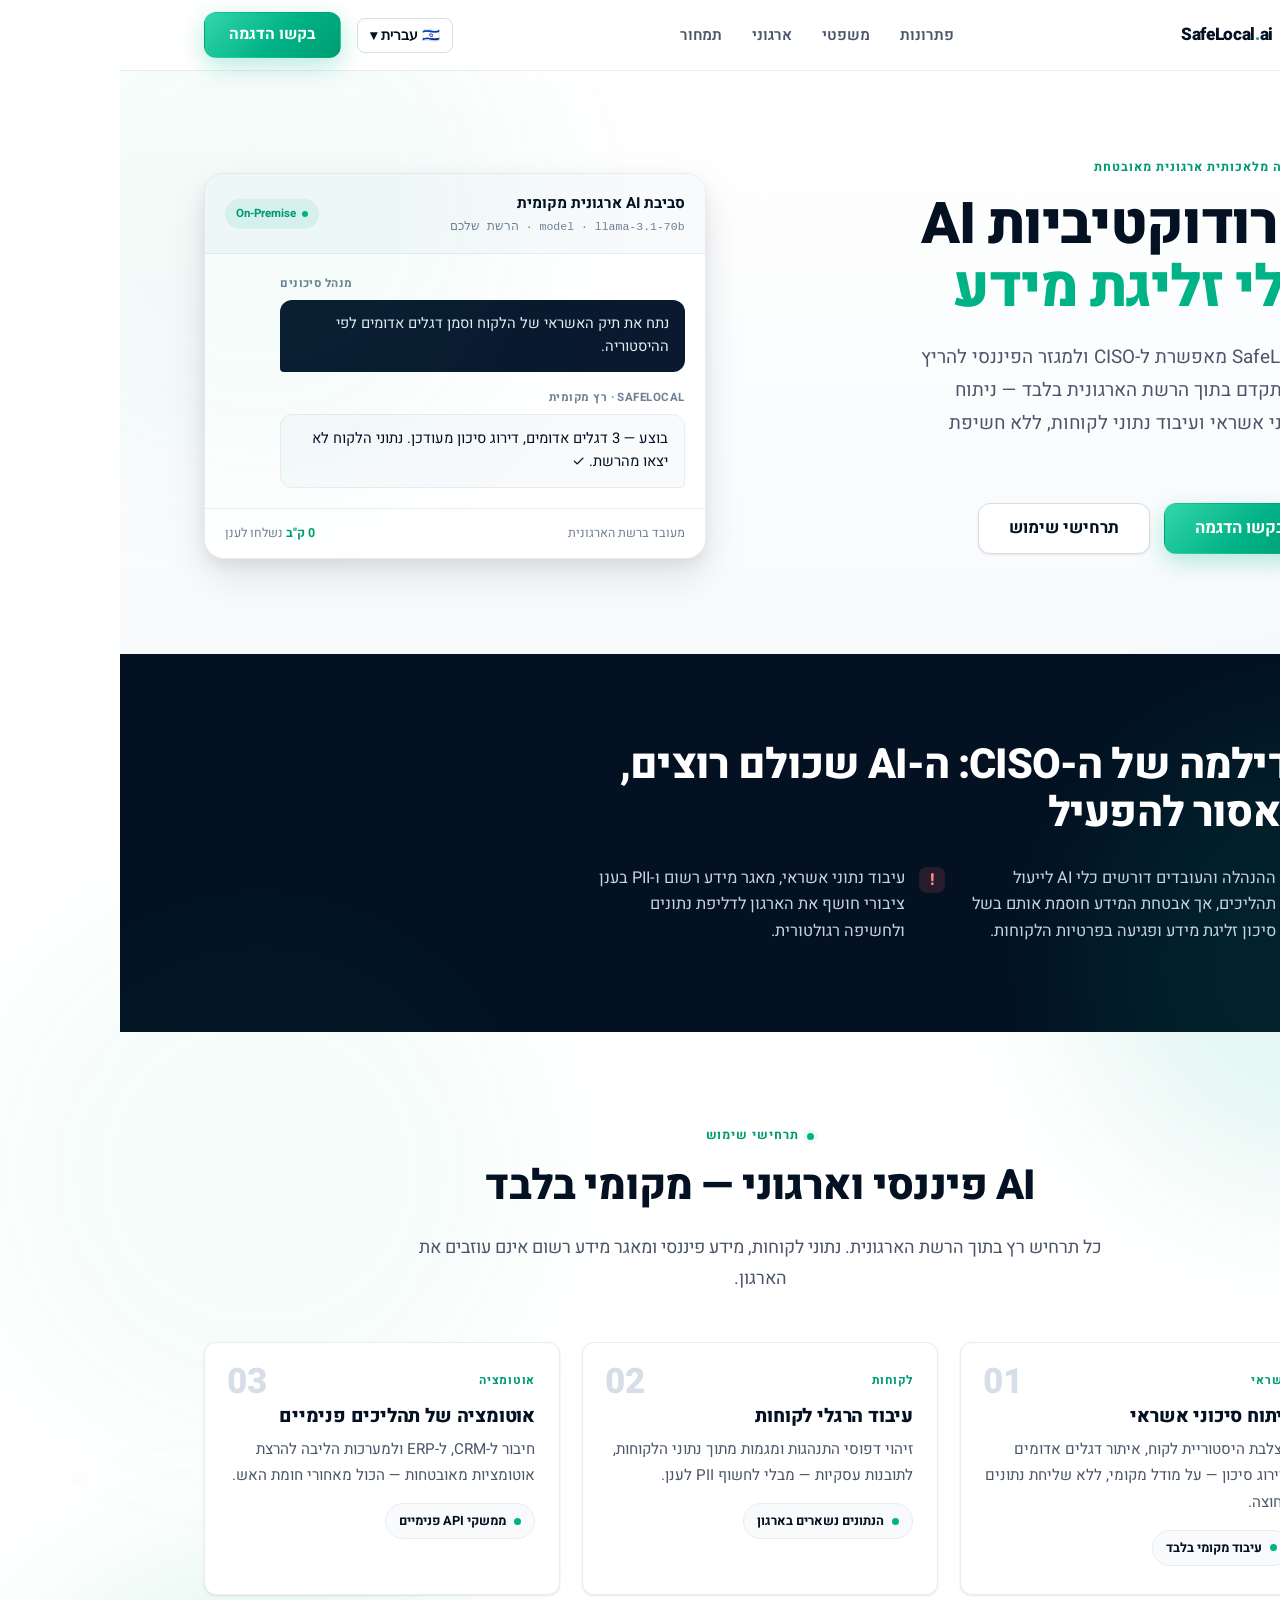
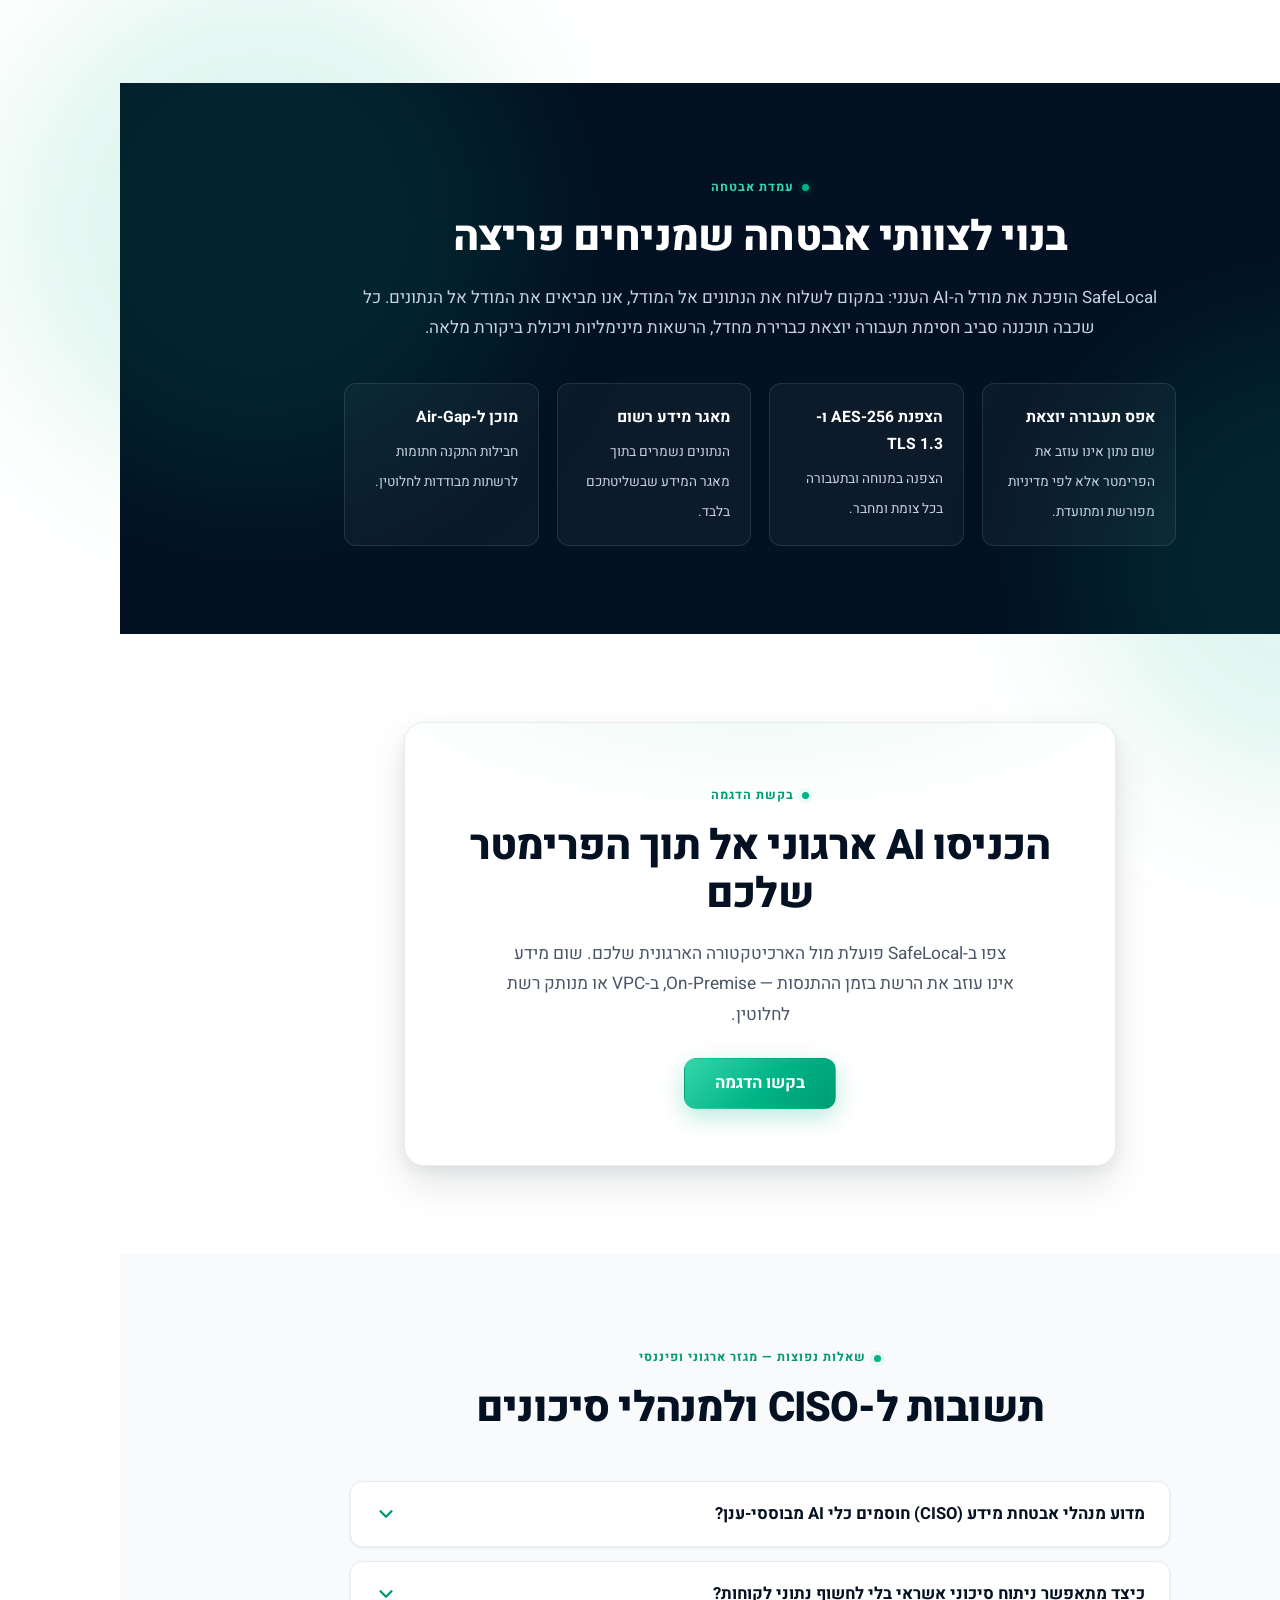
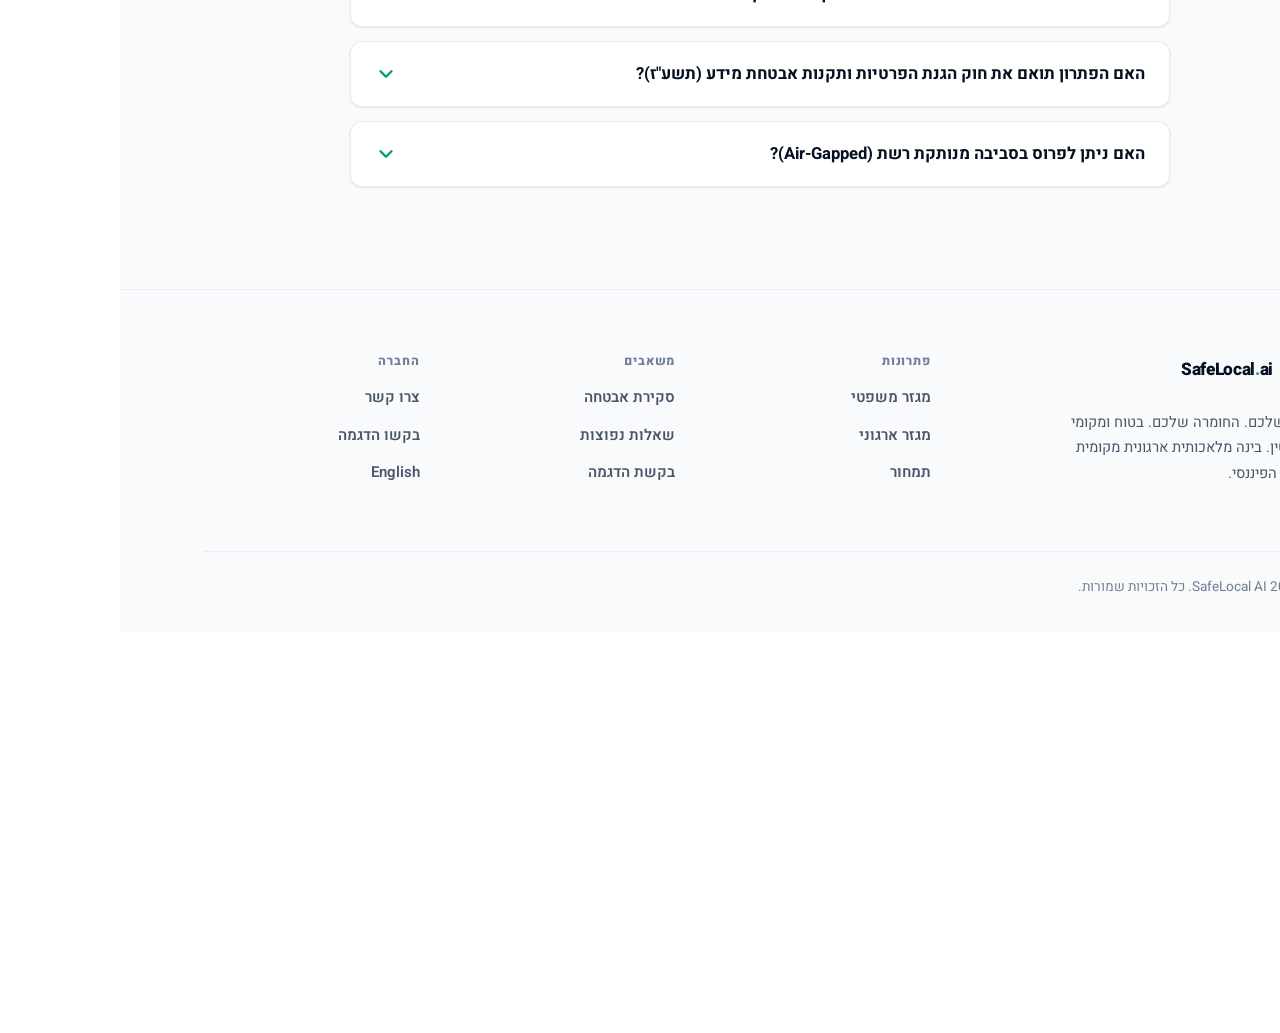
<file: he/enterprise-privacy/index.html>
<!DOCTYPE html>
<html lang="he" dir="rtl">
<head>
  <!-- Google tag (gtag.js) -->
  <script async src="https://www.googletagmanager.com/gtag/js?id=G-H87DX0D8PD"></script>
  <script>
    window.dataLayer = window.dataLayer || [];
    function gtag(){dataLayer.push(arguments);}
    gtag('js', new Date());
    gtag('config', 'G-H87DX0D8PD');
  </script>
  <meta charset="UTF-8" />
  <meta name="viewport" content="width=device-width, initial-scale=1" />
  <meta name="theme-color" content="#ffffff" />
  <title>בינה מלאכותית מאובטחת לארגון — On-Premise ל-CISO ולמגזר הפיננסי | SafeLocal AI</title>
  <meta name="description" content="פתרון AI ארגוני מקומי (On-Premise) למנהלי אבטחת מידע (CISO) ולמגזר הפיננסי. ניתוח סיכוני אשראי ועיבוד נתוני לקוחות ללא חשיפת ענן וללא זליגת מידע. תואם חוק הגנת הפרטיות ותקנות אבטחת מידע (תשע\"ז)." />
  <meta name="robots" content="index, follow, max-image-preview:large" />
  <link rel="canonical" href="https://safelocal.ai/he/enterprise-privacy/" />
  <link rel="alternate" hreflang="he" href="https://safelocal.ai/he/enterprise-privacy/" />

  <!-- Open Graph / Twitter -->
  <meta property="og:type" content="website" />
  <meta property="og:site_name" content="SafeLocal AI" />
  <meta property="og:locale" content="he_IL" />
  <meta property="og:title" content="בינה מלאכותית מאובטחת לארגון — On-Premise ל-CISO ולמגזר הפיננסי" />
  <meta property="og:description" content="ניתוח סיכוני אשראי ועיבוד נתוני לקוחות ללא חשיפת ענן וללא זליגת מידע. On-Premise, בשליטתכם המלאה." />
  <meta property="og:url" content="https://safelocal.ai/he/enterprise-privacy/" />
  <meta property="og:image" content="https://safelocal.ai/og.png" />
  <meta name="twitter:card" content="summary_large_image" />
  <meta name="twitter:title" content="בינה מלאכותית מאובטחת לארגון — On-Premise ל-CISO" />
  <meta name="twitter:description" content="ניתוח סיכוני אשראי ועיבוד נתוני לקוחות ללא זליגת מידע. On-Premise בשליטתכם." />
  <meta name="twitter:image" content="https://safelocal.ai/og.png" />

  <link rel="icon" type="image/svg+xml" href="../../assets/img/shield-node.svg" />
  <link rel="preconnect" href="https://fonts.googleapis.com" />
  <link rel="preconnect" href="https://fonts.gstatic.com" crossorigin />
  <link href="https://fonts.googleapis.com/css2?family=Heebo:wght@400;500;600;700;800&family=Inter:wght@400;500;600;700;800&display=swap" rel="stylesheet" />
  <link rel="stylesheet" href="../../assets/css/styles.css" />
  <style>:root{ --font: "Heebo", "Inter", system-ui, sans-serif; }</style>

  <!-- AEO: Structured data (Hebrew) -->
  <script type="application/ld+json">
  {
    "@context": "https://schema.org",
    "@type": "SoftwareApplication",
    "name": "SafeLocal AI — פתרון ארגוני",
    "applicationCategory": "BusinessApplication",
    "operatingSystem": "Windows, Linux, On-Premise Appliance",
    "description": "פלטפורמת בינה מלאכותית ארגונית מקומית (On-Premise) למנהלי אבטחת מידע ולמגזר הפיננסי. ניתוח סיכוני אשראי ועיבוד נתוני לקוחות בתוך הרשת הארגונית, ללא זליגת מידע. תואמת חוק הגנת הפרטיות ותקנות אבטחת מידע (תשע\"ז).",
    "url": "https://safelocal.ai/he/enterprise-privacy/",
    "inLanguage": "he",
    "offers": { "@type": "Offer", "price": "0", "priceCurrency": "ILS", "description": "רישוי ארגוני מבוסס-קיבולת. צרו קשר עם המכירות לקבלת הצעת מחיר." },
    "publisher": { "@type": "Organization", "name": "SafeLocal AI", "url": "https://safelocal.ai" }
  }
  </script>
  <script type="application/ld+json">
  {
    "@context": "https://schema.org",
    "@type": "BreadcrumbList",
    "itemListElement": [
      { "@type": "ListItem", "position": 1, "name": "בית", "item": "https://safelocal.ai/he/" },
      { "@type": "ListItem", "position": 2, "name": "בינה מלאכותית מאובטחת לארגון", "item": "https://safelocal.ai/he/enterprise-privacy/" }
    ]
  }
  </script>
  <script type="application/ld+json">
  {
    "@context": "https://schema.org",
    "@type": "FAQPage",
    "inLanguage": "he",
    "mainEntity": [
      { "@type": "Question", "name": "מדוע מנהלי אבטחת מידע (CISO) חוסמים כלי AI מבוססי-ענן?", "acceptedAnswer": { "@type": "Answer", "text": "מנהלי אבטחת מידע חוסמים כלים כמו ChatGPT משום שכל הנחיה ומסמך שנשלחים אליהם עוזבים את הרשת הארגונית ומעובדים בשרתי צד שלישי. עבור נתוני לקוחות, מידע פיננסי ומאגר מידע רשום, זוהי נקודת זליגת מידע בלתי מקובלת ופוטנציאל להפרת רגולציה. SafeLocal פותרת זאת בכך שהמודל רץ כולו בתוך הרשת הארגונית, ללא תעבורה יוצאת." } },
      { "@type": "Question", "name": "כיצד SafeLocal מאפשרת ניתוח סיכוני אשראי בלי לחשוף נתוני לקוחות?", "acceptedAnswer": { "@type": "Answer", "text": "כל ניתוח סיכוני האשראי ועיבוד הרגלי הלקוחות מתבצעים על מודל מקומי הרץ על החומרה הארגונית. הנתונים הפיננסיים והאישיים נשארים בתוך מאגר המידע הרשום, מאחורי חומת האש, ואינם נשלחים לעולם לענן או לספק חיצוני. כך מתקבלת תובנת AI מבלי שום חשיפת מידע מחוץ לארגון." } },
      { "@type": "Question", "name": "האם הפתרון תואם את חוק הגנת הפרטיות ותקנות אבטחת מידע (תשע\"ז)?", "acceptedAnswer": { "@type": "Answer", "text": "כן. מאחר שכל העיבוד מתבצע על תשתית שבשליטת הארגון, מיקום הנתונים, משך השמירה והגישה אליהם נשלטים במלואם על ידי מדיניות הארגון. SafeLocal כוללת הרשאות מבוססות-תפקיד (RBAC), חיבור ל-SSO, יומני ביקורת בלתי ניתנים לשינוי, והצפנה במנוחה ובתעבורה — בהתאם לדרישות ניהול מאגר מידע רשום לפי תקנות אבטחת מידע (תשע\"ז)." } },
      { "@type": "Question", "name": "האם ניתן לפרוס את SafeLocal בסביבה מנותקת רשת (Air-Gapped)?", "acceptedAnswer": { "@type": "Answer", "text": "כן. SafeLocal תוכננה לתפעול מלא במצב מנותק רשת. מודלים, תלויות ועדכונים מסופקים בחבילות התקנה חתומות, וכל ההסקה והאוטומציה רצים בתוך הרשת המבודדת, ללא צורך בקישוריות יוצאת כלשהי." } }
    ]
  }
  </script>
</head>
<body>

  <!-- ===== Header ===== -->
  <header class="site-header">
    <div class="container">
      <nav class="nav" id="nav">
        <a class="brand" href="../../he/">
          <img src="../../assets/img/shield-node.svg" alt="SafeLocal.ai" />
          <span class="brand__word">SafeLocal<span class="dot">.</span>ai</span>
        </a>
        <ul class="nav__links">
          <li><a href="../../he/#features">פתרונות</a></li>
          <li><a href="../legal-ai/">משפטי</a></li>
          <li><a href="../enterprise-privacy/">ארגוני</a></li>
          <li><a href="../../he/#pricing">תמחור</a></li>
        </ul>
        <div class="nav__right">
          <div class="lang" id="lang">
            <button class="lang__btn" id="langBtn" aria-haspopup="true" aria-expanded="false">🇮🇱 עברית ▾</button>
            <div class="lang__menu" role="menu">
              <a href="../../en/">🇬🇧 English</a>
              <a href="../../he/">🇮🇱 עברית</a>
            </div>
          </div>
          <a class="btn btn--primary" href="#signup">בקשו הדגמה</a>
          <button class="nav__toggle" id="navToggle" aria-label="תפריט"><span></span><span></span><span></span></button>
        </div>
      </nav>
    </div>
  </header>

  <main id="top">

    <!-- ===== Hero ===== -->
    <section class="hero">
      <span class="glow glow--a"></span>
      <div class="container">
        <div class="hero__grid">
          <div>
            <span class="eyebrow">בינה מלאכותית ארגונית מאובטחת</span>
            <h1 class="hero__title">
              פרודוקטיביות AI<br />
              <span class="g">בלי זליגת מידע</span>
            </h1>
            <p class="hero__sub">SafeLocal מאפשרת ל-CISO ולמגזר הפיננסי להריץ AI מתקדם בתוך הרשת הארגונית בלבד — ניתוח סיכוני אשראי ועיבוד נתוני לקוחות, ללא חשיפת ענן.</p>
            <div class="hero__cta">
              <a class="btn btn--primary btn--lg" href="#signup">בקשו הדגמה</a>
              <a class="btn btn--ghost btn--lg" href="#use">תרחישי שימוש</a>
            </div>
          </div>

          <!-- Mockup -->
          <div class="mock" aria-hidden="true">
            <div class="mock__bar">
              <div>
                <div class="mock__title">סביבת AI ארגונית מקומית</div>
                <div class="mock__meta">model · llama-3.1-70b · הרשת שלכם</div>
              </div>
              <span class="pill">On-Premise</span>
            </div>
            <div class="mock__body">
              <div class="msg msg--user">
                <div class="msg__who">מנהל סיכונים</div>
                <div class="msg__bubble">נתח את תיק האשראי של הלקוח וסמן דגלים אדומים לפי ההיסטוריה.</div>
              </div>
              <div class="msg msg--ai">
                <div class="msg__who">SafeLocal · רץ מקומית</div>
                <div class="msg__bubble">בוצע — 3 דגלים אדומים, דירוג סיכון מעודכן. נתוני הלקוח לא יצאו מהרשת. ✓</div>
              </div>
            </div>
            <div class="mock__foot">
              <span>מעובד ברשת הארגונית</span>
              <span><strong>0 ק"ב</strong> נשלחו לענן</span>
            </div>
          </div>
        </div>
      </div>
    </section>

    <!-- ===== Problem band ===== -->
    <section class="section problem">
      <span class="glow glow--b"></span>
      <div class="container">
        <div class="section__head" style="margin-bottom:0;">
          <h2>הדילמה של ה-CISO: ה-AI שכולם רוצים, שאסור להפעיל</h2>
          <div class="problem__list">
            <div class="problem__item"><span class="x">!</span><span>ההנהלה והעובדים דורשים כלי AI לייעול תהליכים, אך אבטחת המידע חוסמת אותם בשל סיכון זליגת מידע ופגיעה בפרטיות הלקוחות.</span></div>
            <div class="problem__item"><span class="x">!</span><span>עיבוד נתוני אשראי, מאגר מידע רשום ו-PII בענן ציבורי חושף את הארגון לדליפת נתונים ולחשיפה רגולטורית.</span></div>
          </div>
        </div>
      </div>
    </section>

    <!-- ===== Use cases ===== -->
    <section class="section" id="use">
      <span class="glow glow--a"></span>
      <div class="container">
        <div class="section__head center">
          <span class="eyebrow">תרחישי שימוש</span>
          <h2>AI פיננסי וארגוני — מקומי בלבד</h2>
          <p class="lead">כל תרחיש רץ בתוך הרשת הארגונית. נתוני לקוחות, מידע פיננסי ומאגר מידע רשום אינם עוזבים את הארגון.</p>
        </div>
        <div class="flow">
          <div class="flow__step">
            <span class="flow__num">01</span>
            <div class="flow__tag">אשראי</div>
            <h3>ניתוח סיכוני אשראי</h3>
            <p>הצלבת היסטוריית לקוח, איתור דגלים אדומים ודירוג סיכון — על מודל מקומי, ללא שליחת נתונים החוצה.</p>
            <span class="flow__note">עיבוד מקומי בלבד</span>
          </div>
          <div class="flow__step">
            <span class="flow__num">02</span>
            <div class="flow__tag">לקוחות</div>
            <h3>עיבוד הרגלי לקוחות</h3>
            <p>זיהוי דפוסי התנהגות ומגמות מתוך נתוני הלקוחות, לתובנות עסקיות — מבלי לחשוף PII לענן.</p>
            <span class="flow__note">הנתונים נשארים בארגון</span>
          </div>
          <div class="flow__step">
            <span class="flow__num">03</span>
            <div class="flow__tag">אוטומציה</div>
            <h3>אוטומציה של תהליכים פנימיים</h3>
            <p>חיבור ל-CRM, ל-ERP ולמערכות הליבה להרצת אוטומציות מאובטחות — הכול מאחורי חומת האש.</p>
            <span class="flow__note">ממשקי API פנימיים</span>
          </div>
        </div>
      </div>
    </section>

    <!-- ===== Security wedge ===== -->
    <section class="section wedge" id="wedge">
      <span class="glow glow--a"></span>
      <span class="glow glow--b"></span>
      <div class="container">
        <span class="eyebrow" style="color:#34d6ab;">עמדת אבטחה</span>
        <h2>בנוי לצוותי אבטחה שמניחים פריצה</h2>
        <p>SafeLocal הופכת את מודל ה-AI הענני: במקום לשלוח את הנתונים אל המודל, אנו מביאים את המודל אל הנתונים. כל שכבה תוכננה סביב חסימת תעבורה יוצאת כברירת מחדל, הרשאות מינימליות ויכולת ביקורת מלאה.</p>
        <div class="wedge__grid">
          <div class="wedge__cell"><strong>אפס תעבורה יוצאת</strong><span>שום נתון אינו עוזב את הפרימטר אלא לפי מדיניות מפורשת ומתועדת.</span></div>
          <div class="wedge__cell"><strong>הצפנת AES-256 ו-TLS 1.3</strong><span>הצפנה במנוחה ובתעבורה בכל צומת ומחבר.</span></div>
          <div class="wedge__cell"><strong>מאגר מידע רשום</strong><span>הנתונים נשמרים בתוך מאגר המידע שבשליטתכם בלבד.</span></div>
          <div class="wedge__cell"><strong>מוכן ל-Air-Gap</strong><span>חבילות התקנה חתומות לרשתות מבודדות לחלוטין.</span></div>
        </div>
      </div>
    </section>

    <!-- ===== Signup CTA ===== -->
    <section class="section signup" id="signup">
      <div class="container">
        <div class="signup__card">
          <span class="eyebrow center" style="display:inline-flex;">בקשת הדגמה</span>
          <h2>הכניסו AI ארגוני אל תוך הפרימטר שלכם</h2>
          <p>צפו ב-SafeLocal פועלת מול הארכיטקטורה הארגונית שלכם. שום מידע אינו עוזב את הרשת בזמן ההתנסות — On-Premise, ב-VPC או מנותק רשת לחלוטין.</p>
          <a class="btn btn--primary btn--lg" href="#signup">בקשו הדגמה</a>
        </div>
      </div>
    </section>

    <!-- ===== FAQ ===== -->
    <section class="section section--tint" id="faq">
      <div class="container">
        <div class="section__head center">
          <span class="eyebrow">שאלות נפוצות — מגזר ארגוני ופיננסי</span>
          <h2>תשובות ל-CISO ולמנהלי סיכונים</h2>
        </div>
        <div class="faq">
          <div class="faq__item">
            <button class="faq__q">מדוע מנהלי אבטחת מידע (CISO) חוסמים כלי AI מבוססי-ענן?<svg class="chev" viewBox="0 0 24 24" fill="none" stroke="currentColor" stroke-width="2.5" stroke-linecap="round" stroke-linejoin="round"><polyline points="6 9 12 15 18 9"/></svg></button>
            <div class="faq__a"><div class="faq__a-inner">מנהלי אבטחת מידע חוסמים כלים כמו ChatGPT משום שכל הנחיה ומסמך שנשלחים אליהם עוזבים את הרשת הארגונית ומעובדים בשרתי צד שלישי. עבור נתוני לקוחות, מידע פיננסי ומאגר מידע רשום, זוהי נקודת זליגת מידע בלתי מקובלת ופוטנציאל להפרת רגולציה. SafeLocal פותרת זאת בכך שהמודל רץ כולו בתוך הרשת הארגונית, ללא תעבורה יוצאת.</div></div>
          </div>
          <div class="faq__item">
            <button class="faq__q">כיצד מתאפשר ניתוח סיכוני אשראי בלי לחשוף נתוני לקוחות?<svg class="chev" viewBox="0 0 24 24" fill="none" stroke="currentColor" stroke-width="2.5" stroke-linecap="round" stroke-linejoin="round"><polyline points="6 9 12 15 18 9"/></svg></button>
            <div class="faq__a"><div class="faq__a-inner">כל ניתוח סיכוני האשראי ועיבוד הרגלי הלקוחות מתבצעים על מודל מקומי הרץ על החומרה הארגונית. הנתונים הפיננסיים והאישיים נשארים בתוך מאגר המידע הרשום, מאחורי חומת האש, ואינם נשלחים לעולם לענן או לספק חיצוני. כך מתקבלת תובנת AI מבלי שום חשיפת מידע מחוץ לארגון.</div></div>
          </div>
          <div class="faq__item">
            <button class="faq__q">האם הפתרון תואם את חוק הגנת הפרטיות ותקנות אבטחת מידע (תשע"ז)?<svg class="chev" viewBox="0 0 24 24" fill="none" stroke="currentColor" stroke-width="2.5" stroke-linecap="round" stroke-linejoin="round"><polyline points="6 9 12 15 18 9"/></svg></button>
            <div class="faq__a"><div class="faq__a-inner">כן. מאחר שכל העיבוד מתבצע על תשתית שבשליטת הארגון, מיקום הנתונים, משך השמירה והגישה אליהם נשלטים במלואם על ידי מדיניות הארגון. SafeLocal כוללת הרשאות מבוססות-תפקיד (RBAC), חיבור ל-SSO, יומני ביקורת בלתי ניתנים לשינוי, והצפנה במנוחה ובתעבורה — בהתאם לדרישות ניהול מאגר מידע רשום לפי תקנות אבטחת מידע (תשע"ז).</div></div>
          </div>
          <div class="faq__item">
            <button class="faq__q">האם ניתן לפרוס בסביבה מנותקת רשת (Air-Gapped)?<svg class="chev" viewBox="0 0 24 24" fill="none" stroke="currentColor" stroke-width="2.5" stroke-linecap="round" stroke-linejoin="round"><polyline points="6 9 12 15 18 9"/></svg></button>
            <div class="faq__a"><div class="faq__a-inner">כן. SafeLocal תוכננה לתפעול מלא במצב מנותק רשת. מודלים, תלויות ועדכונים מסופקים בחבילות התקנה חתומות, וכל ההסקה והאוטומציה רצים בתוך הרשת המבודדת, ללא צורך בקישוריות יוצאת כלשהי.</div></div>
          </div>
        </div>
      </div>
    </section>
  </main>

  <!-- ===== Footer ===== -->
  <footer class="site-footer">
    <div class="container">
      <div class="footer__grid">
        <div class="footer__brand">
          <a class="brand" href="../../he/"><img src="../../assets/img/shield-node.svg" alt="SafeLocal.ai" /><span class="brand__word">SafeLocal<span class="dot">.</span>ai</span></a>
          <p>ה-AI שלכם. החומרה שלכם. בטוח ומקומי לחלוטין. בינה מלאכותית ארגונית מקומית למגזר הפיננסי.</p>
        </div>
        <div class="footer__col">
          <h4>פתרונות</h4>
          <a href="../legal-ai/">מגזר משפטי</a>
          <a href="../enterprise-privacy/">מגזר ארגוני</a>
          <a href="../../he/#pricing">תמחור</a>
        </div>
        <div class="footer__col">
          <h4>משאבים</h4>
          <a href="../../he/#wedge">סקירת אבטחה</a>
          <a href="#faq">שאלות נפוצות</a>
          <a href="#signup">בקשת הדגמה</a>
        </div>
        <div class="footer__col">
          <h4>החברה</h4>
          <a href="mailto:sales@safelocal.ai">צרו קשר</a>
          <a href="#signup">בקשו הדגמה</a>
          <a href="../../en/">English</a>
        </div>
      </div>
      <div class="footer__bottom">© <span data-year>2026</span> SafeLocal AI. כל הזכויות שמורות.</div>
    </div>
  </footer>

  <script src="../../assets/js/main.js"></script>
</body>
</html>
</file>
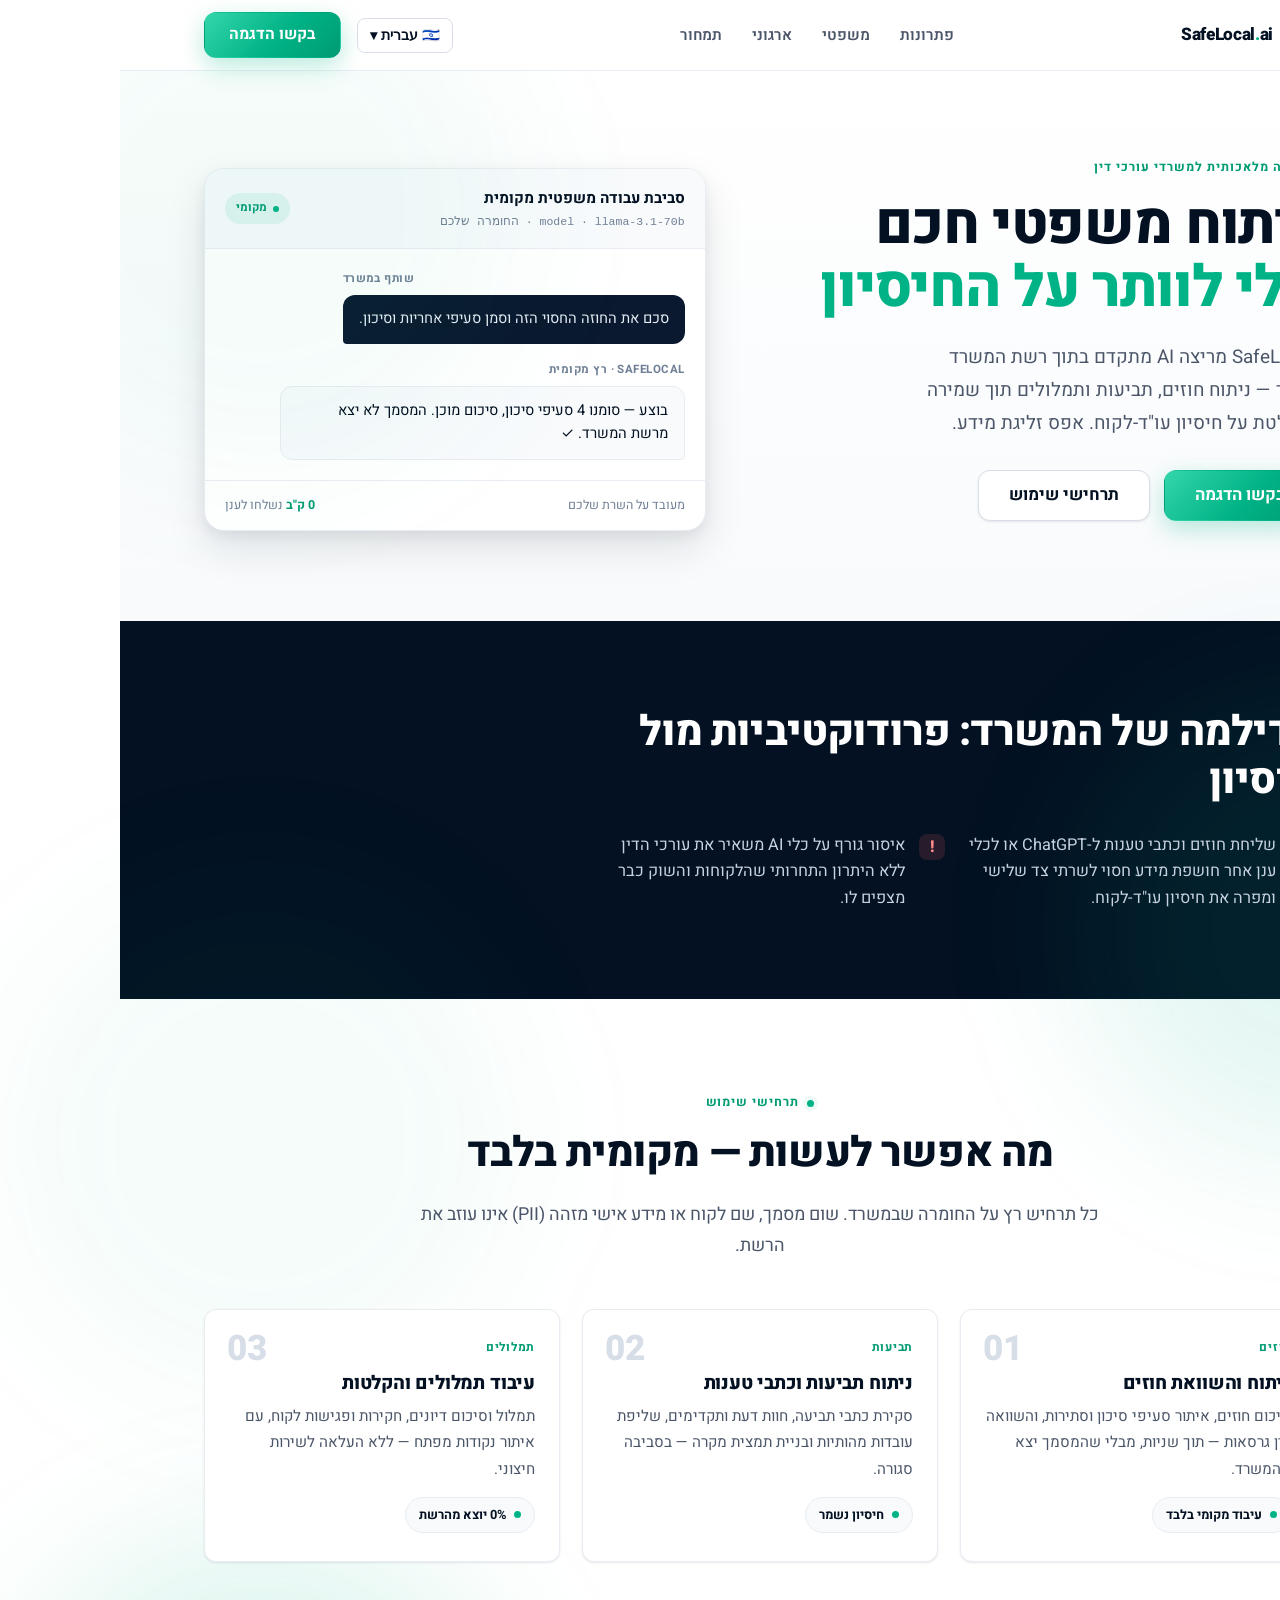
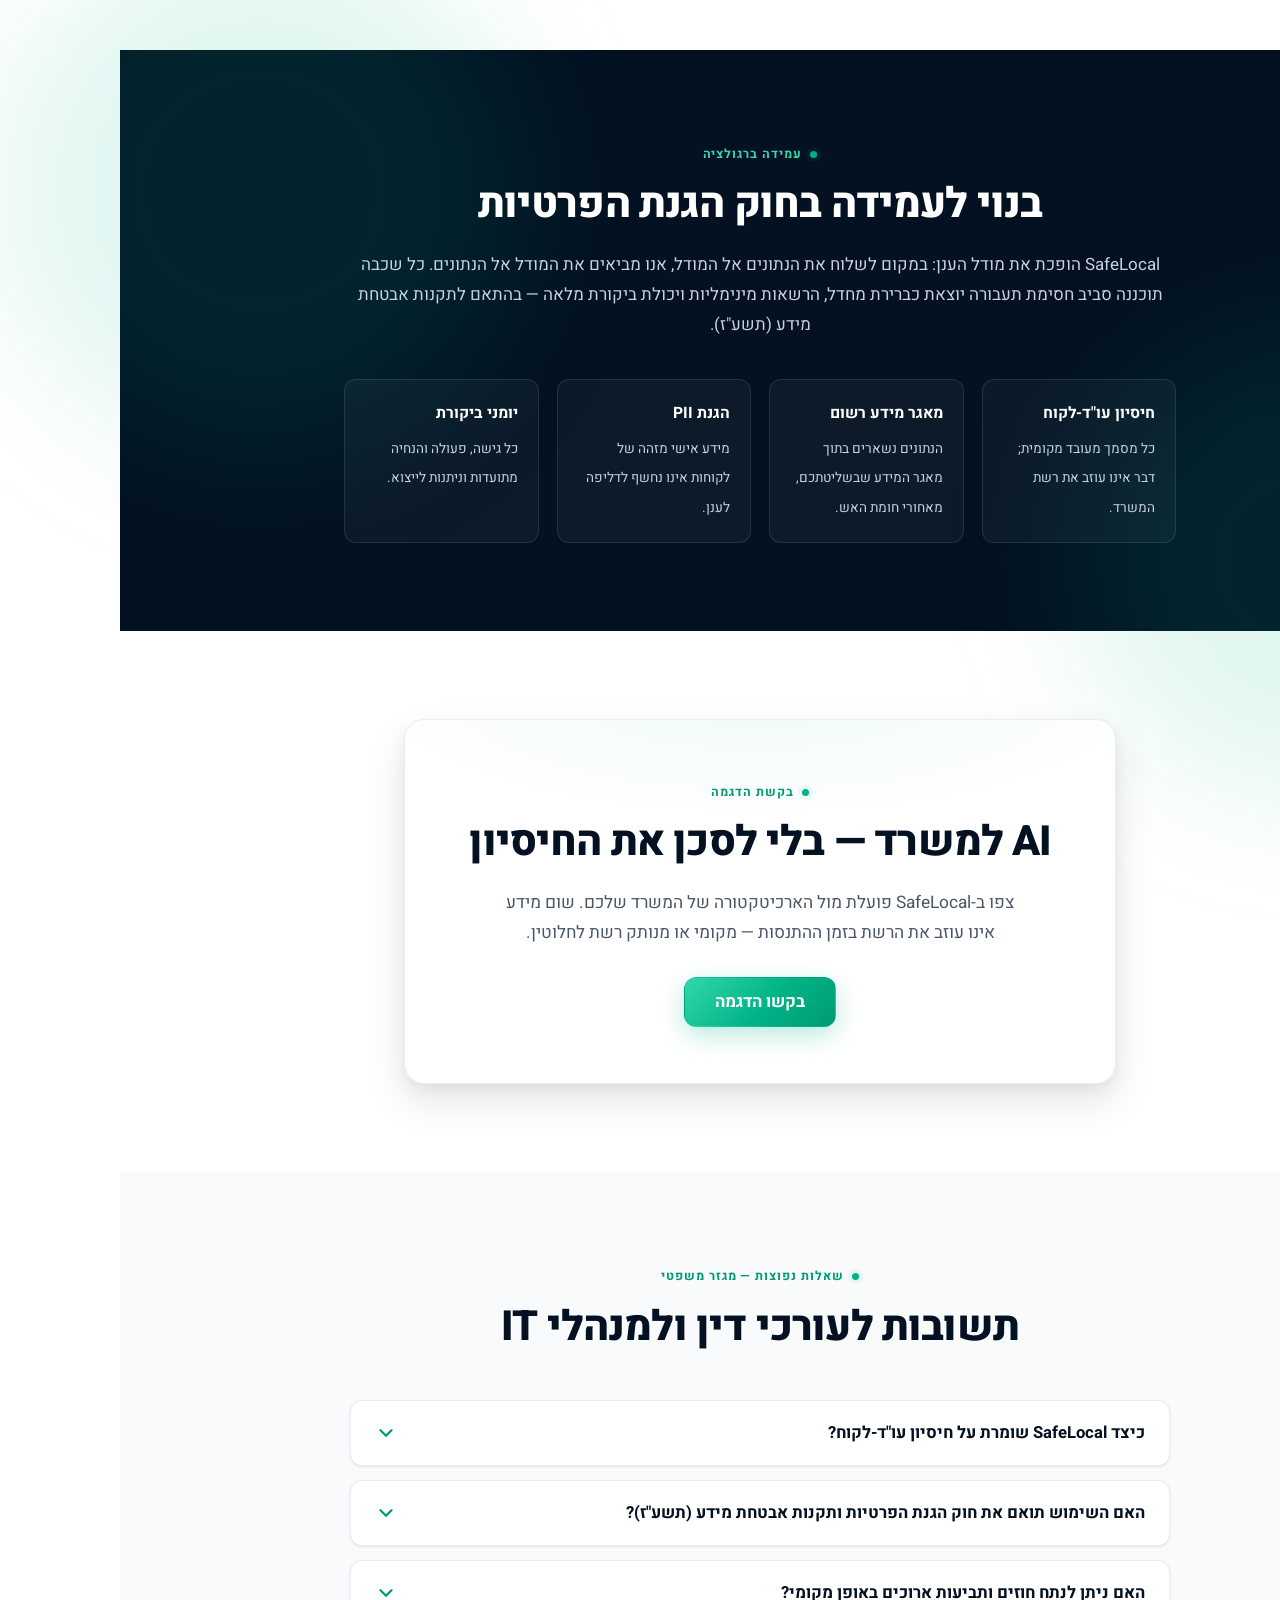
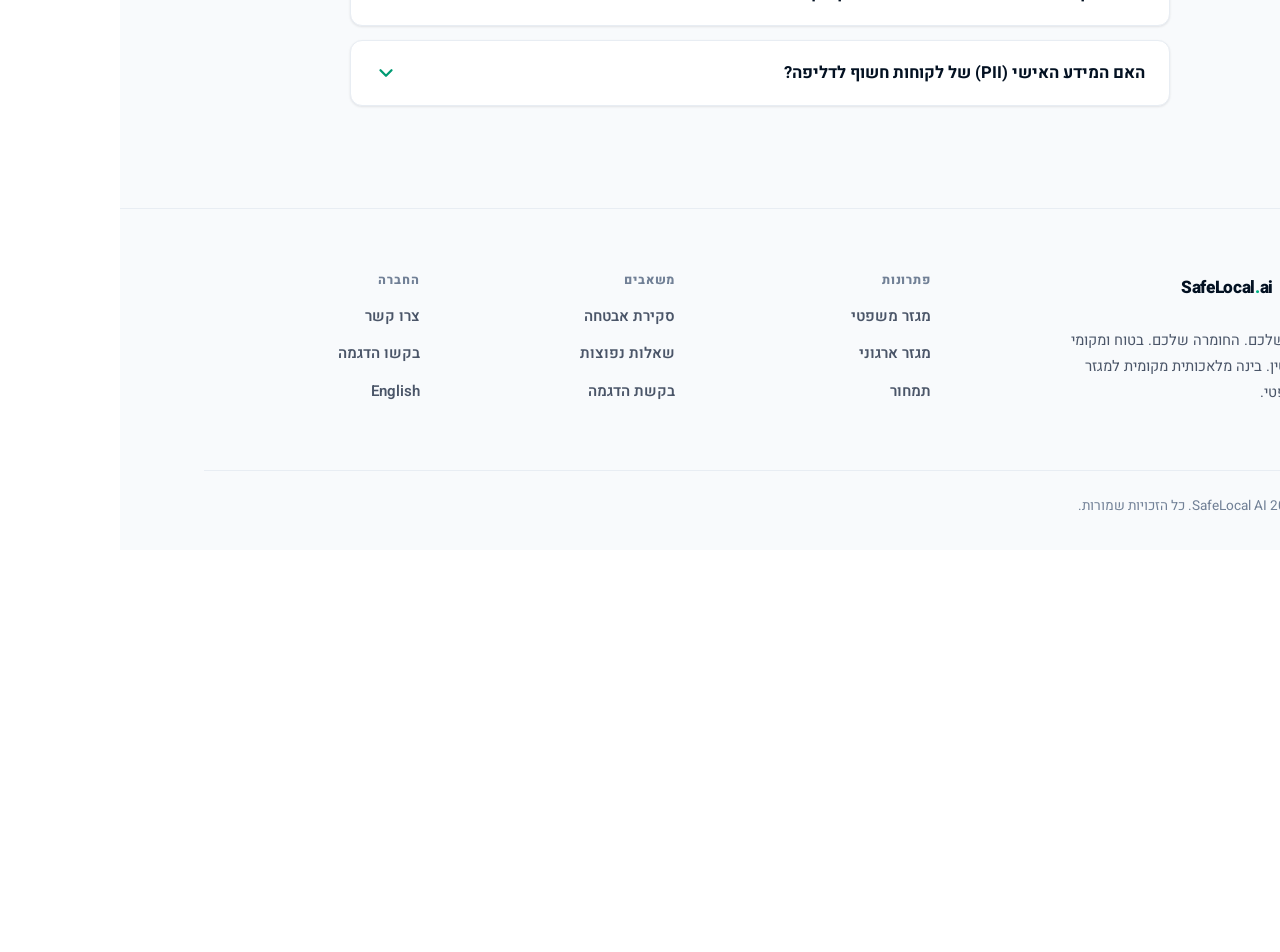
<file: he/legal-ai/index.html>
<!DOCTYPE html>
<html lang="he" dir="rtl">
<head>
  <!-- Google tag (gtag.js) -->
  <script async src="https://www.googletagmanager.com/gtag/js?id=G-H87DX0D8PD"></script>
  <script>
    window.dataLayer = window.dataLayer || [];
    function gtag(){dataLayer.push(arguments);}
    gtag('js', new Date());
    gtag('config', 'G-H87DX0D8PD');
  </script>
  <meta charset="UTF-8" />
  <meta name="viewport" content="width=device-width, initial-scale=1" />
  <meta name="theme-color" content="#ffffff" />
  <title>בינה מלאכותית למשרדי עורכי דין — מקומית, עם חיסיון עו"ד-לקוח | SafeLocal AI</title>
  <meta name="description" content="פתרון AI מקומי למשרדי עורכי דין: ניתוח חוזים, תביעות ותמלולים תוך שמירה מוחלטת על חיסיון עו\"ד-לקוח. הכול רץ On-Premise ברשת המשרד, ללא זליגת מידע. תואם חוק הגנת הפרטיות ותקנות אבטחת מידע (תשע\"ז)." />
  <meta name="robots" content="index, follow, max-image-preview:large" />
  <link rel="canonical" href="https://safelocal.ai/he/legal-ai/" />
  <link rel="alternate" hreflang="he" href="https://safelocal.ai/he/legal-ai/" />

  <!-- Open Graph / Twitter -->
  <meta property="og:type" content="website" />
  <meta property="og:site_name" content="SafeLocal AI" />
  <meta property="og:locale" content="he_IL" />
  <meta property="og:title" content="בינה מלאכותית למשרדי עורכי דין — מקומית, עם חיסיון עו&quot;ד-לקוח" />
  <meta property="og:description" content="ניתוח חוזים, תביעות ותמלולים תוך שמירה מוחלטת על חיסיון עו&quot;ד-לקוח. הכול On-Premise, ללא זליגת מידע." />
  <meta property="og:url" content="https://safelocal.ai/he/legal-ai/" />
  <meta property="og:image" content="https://safelocal.ai/og.png" />
  <meta name="twitter:card" content="summary_large_image" />
  <meta name="twitter:title" content="בינה מלאכותית למשרדי עורכי דין — מקומית ומאובטחת" />
  <meta name="twitter:description" content="ניתוח חוזים ותביעות תוך שמירה על חיסיון עו&quot;ד-לקוח. On-Premise, ללא זליגת מידע." />
  <meta name="twitter:image" content="https://safelocal.ai/og.png" />

  <link rel="icon" type="image/svg+xml" href="../../assets/img/shield-node.svg" />
  <link rel="preconnect" href="https://fonts.googleapis.com" />
  <link rel="preconnect" href="https://fonts.gstatic.com" crossorigin />
  <link href="https://fonts.googleapis.com/css2?family=Heebo:wght@400;500;600;700;800&family=Inter:wght@400;500;600;700;800&display=swap" rel="stylesheet" />
  <link rel="stylesheet" href="../../assets/css/styles.css" />
  <style>:root{ --font: "Heebo", "Inter", system-ui, sans-serif; }</style>

  <!-- AEO: Structured data (Hebrew) -->
  <script type="application/ld+json">
  {
    "@context": "https://schema.org",
    "@type": "SoftwareApplication",
    "name": "SafeLocal AI — פתרון משפטי",
    "applicationCategory": "BusinessApplication",
    "operatingSystem": "Windows, Linux, On-Premise Appliance",
    "description": "פלטפורמת בינה מלאכותית מקומית למשרדי עורכי דין. ניתוח חוזים, תביעות ותמלולים בתוך רשת המשרד, תוך שמירה על חיסיון עו\"ד-לקוח וללא זליגת מידע. תואמת חוק הגנת הפרטיות ותקנות אבטחת מידע (תשע\"ז).",
    "url": "https://safelocal.ai/he/legal-ai/",
    "inLanguage": "he",
    "offers": { "@type": "Offer", "price": "0", "priceCurrency": "ILS", "description": "רישוי ארגוני מבוסס-קיבולת. צרו קשר עם המכירות לקבלת הצעת מחיר." },
    "publisher": { "@type": "Organization", "name": "SafeLocal AI", "url": "https://safelocal.ai" }
  }
  </script>
  <script type="application/ld+json">
  {
    "@context": "https://schema.org",
    "@type": "BreadcrumbList",
    "itemListElement": [
      { "@type": "ListItem", "position": 1, "name": "בית", "item": "https://safelocal.ai/he/" },
      { "@type": "ListItem", "position": 2, "name": "בינה מלאכותית למשרדי עורכי דין", "item": "https://safelocal.ai/he/legal-ai/" }
    ]
  }
  </script>
  <script type="application/ld+json">
  {
    "@context": "https://schema.org",
    "@type": "FAQPage",
    "inLanguage": "he",
    "mainEntity": [
      { "@type": "Question", "name": "כיצד SafeLocal שומרת על חיסיון עו\"ד-לקוח?", "acceptedAnswer": { "@type": "Answer", "text": "SafeLocal מריצה את מודל הבינה המלאכותית כולו על החומרה שבמשרד או על תחנת העבודה של עורך הדין. חוזים, כתבי טענות, תמלולים וכל מסמך חסוי מעובדים מקומית בלבד ואינם נשלחים לעולם לשרת חיצוני, ענן או ספק צד שלישי. כך נשמר חיסיון עו\"ד-לקוח באופן מלא, ללא זליגת מידע מחוץ לרשת המשרד." } },
      { "@type": "Question", "name": "האם השימוש ב-SafeLocal תואם את חוק הגנת הפרטיות ותקנות אבטחת מידע (תשע\"ז)?", "acceptedAnswer": { "@type": "Answer", "text": "כן. מכיוון שכל העיבוד מתבצע בתוך מאגר המידע של המשרד ועל תשתית שבשליטתכם, שמירת הנתונים, הגישה אליהם והבקרה עליהם נשלטות במלואן על ידי מדיניות המשרד. SafeLocal כוללת הרשאות מבוססות-תפקיד, יומני ביקורת בלתי ניתנים לשינוי והצפנה במנוחה ובתעבורה — בהתאם לדרישות תקנות אבטחת מידע (תשע\"ז) לניהול מאגר מידע רשום." } },
      { "@type": "Question", "name": "האם ניתן לנתח חוזים ותביעות ארוכים באופן מקומי?", "acceptedAnswer": { "@type": "Answer", "text": "כן. SafeLocal מנתחת חוזים, כתבי תביעה, חוות דעת ותמלולים ארוכים, מסכמת אותם, מאתרת סעיפי סיכון וסתירות, ומשווה בין גרסאות — הכול על החומרה המקומית. אף מסמך אינו עוזב את רשת המשרד בתהליך." } },
      { "@type": "Question", "name": "האם המידע האישי (PII) של לקוחות חשוף לדליפה?", "acceptedAnswer": { "@type": "Answer", "text": "לא. מאחר שאין שליחת נתונים החוצה, אין נקודת זליגת מידע לענן. מידע אישי מזהה (PII) של לקוחות נשאר בתוך מאגר המידע הרשום של המשרד, מאחורי חומת האש, עם ברירת מחדל של חסימת תעבורה יוצאת (default-deny) ותיעוד מלא של כל גישה." } }
    ]
  }
  </script>
</head>
<body>

  <!-- ===== Header ===== -->
  <header class="site-header">
    <div class="container">
      <nav class="nav" id="nav">
        <a class="brand" href="../../he/">
          <img src="../../assets/img/shield-node.svg" alt="SafeLocal.ai" />
          <span class="brand__word">SafeLocal<span class="dot">.</span>ai</span>
        </a>
        <ul class="nav__links">
          <li><a href="../../he/#features">פתרונות</a></li>
          <li><a href="../legal-ai/">משפטי</a></li>
          <li><a href="../enterprise-privacy/">ארגוני</a></li>
          <li><a href="../../he/#pricing">תמחור</a></li>
        </ul>
        <div class="nav__right">
          <div class="lang" id="lang">
            <button class="lang__btn" id="langBtn" aria-haspopup="true" aria-expanded="false">🇮🇱 עברית ▾</button>
            <div class="lang__menu" role="menu">
              <a href="../../en/">🇬🇧 English</a>
              <a href="../../he/">🇮🇱 עברית</a>
            </div>
          </div>
          <a class="btn btn--primary" href="#signup">בקשו הדגמה</a>
          <button class="nav__toggle" id="navToggle" aria-label="תפריט"><span></span><span></span><span></span></button>
        </div>
      </nav>
    </div>
  </header>

  <main id="top">

    <!-- ===== Hero ===== -->
    <section class="hero">
      <span class="glow glow--a"></span>
      <div class="container">
        <div class="hero__grid">
          <div>
            <span class="eyebrow">בינה מלאכותית למשרדי עורכי דין</span>
            <h1 class="hero__title">
              ניתוח משפטי חכם<br />
              <span class="g">בלי לוותר על החיסיון</span>
            </h1>
            <p class="hero__sub">SafeLocal מריצה AI מתקדם בתוך רשת המשרד בלבד — ניתוח חוזים, תביעות ותמלולים תוך שמירה מוחלטת על חיסיון עו"ד-לקוח. אפס זליגת מידע.</p>
            <div class="hero__cta">
              <a class="btn btn--primary btn--lg" href="#signup">בקשו הדגמה</a>
              <a class="btn btn--ghost btn--lg" href="#use">תרחישי שימוש</a>
            </div>
          </div>

          <!-- Mockup -->
          <div class="mock" aria-hidden="true">
            <div class="mock__bar">
              <div>
                <div class="mock__title">סביבת עבודה משפטית מקומית</div>
                <div class="mock__meta">model · llama-3.1-70b · החומרה שלכם</div>
              </div>
              <span class="pill">מקומי</span>
            </div>
            <div class="mock__body">
              <div class="msg msg--user">
                <div class="msg__who">שותף במשרד</div>
                <div class="msg__bubble">סכם את החוזה החסוי הזה וסמן סעיפי אחריות וסיכון.</div>
              </div>
              <div class="msg msg--ai">
                <div class="msg__who">SafeLocal · רץ מקומית</div>
                <div class="msg__bubble">בוצע — סומנו 4 סעיפי סיכון, סיכום מוכן. המסמך לא יצא מרשת המשרד. ✓</div>
              </div>
            </div>
            <div class="mock__foot">
              <span>מעובד על השרת שלכם</span>
              <span><strong>0 ק"ב</strong> נשלחו לענן</span>
            </div>
          </div>
        </div>
      </div>
    </section>

    <!-- ===== Problem band ===== -->
    <section class="section problem">
      <span class="glow glow--b"></span>
      <div class="container">
        <div class="section__head" style="margin-bottom:0;">
          <h2>הדילמה של המשרד: פרודוקטיביות מול חיסיון</h2>
          <div class="problem__list">
            <div class="problem__item"><span class="x">!</span><span>שליחת חוזים וכתבי טענות ל-ChatGPT או לכלי ענן אחר חושפת מידע חסוי לשרתי צד שלישי ומפרה את חיסיון עו"ד-לקוח.</span></div>
            <div class="problem__item"><span class="x">!</span><span>איסור גורף על כלי AI משאיר את עורכי הדין ללא היתרון התחרותי שהלקוחות והשוק כבר מצפים לו.</span></div>
          </div>
        </div>
      </div>
    </section>

    <!-- ===== Use cases ===== -->
    <section class="section" id="use">
      <span class="glow glow--a"></span>
      <div class="container">
        <div class="section__head center">
          <span class="eyebrow">תרחישי שימוש</span>
          <h2>מה אפשר לעשות — מקומית בלבד</h2>
          <p class="lead">כל תרחיש רץ על החומרה שבמשרד. שום מסמך, שם לקוח או מידע אישי מזהה (PII) אינו עוזב את הרשת.</p>
        </div>
        <div class="flow">
          <div class="flow__step">
            <span class="flow__num">01</span>
            <div class="flow__tag">חוזים</div>
            <h3>ניתוח והשוואת חוזים</h3>
            <p>סיכום חוזים, איתור סעיפי סיכון וסתירות, והשוואה בין גרסאות — תוך שניות, מבלי שהמסמך יצא מהמשרד.</p>
            <span class="flow__note">עיבוד מקומי בלבד</span>
          </div>
          <div class="flow__step">
            <span class="flow__num">02</span>
            <div class="flow__tag">תביעות</div>
            <h3>ניתוח תביעות וכתבי טענות</h3>
            <p>סקירת כתבי תביעה, חוות דעת ותקדימים, שליפת עובדות מהותיות ובניית תמצית מקרה — בסביבה סגורה.</p>
            <span class="flow__note">חיסיון נשמר</span>
          </div>
          <div class="flow__step">
            <span class="flow__num">03</span>
            <div class="flow__tag">תמלולים</div>
            <h3>עיבוד תמלולים והקלטות</h3>
            <p>תמלול וסיכום דיונים, חקירות ופגישות לקוח, עם איתור נקודות מפתח — ללא העלאה לשירות חיצוני.</p>
            <span class="flow__note">0% יוצא מהרשת</span>
          </div>
        </div>
      </div>
    </section>

    <!-- ===== Compliance wedge ===== -->
    <section class="section wedge" id="wedge">
      <span class="glow glow--a"></span>
      <span class="glow glow--b"></span>
      <div class="container">
        <span class="eyebrow" style="color:#34d6ab;">עמידה ברגולציה</span>
        <h2>בנוי לעמידה בחוק הגנת הפרטיות</h2>
        <p>SafeLocal הופכת את מודל הענן: במקום לשלוח את הנתונים אל המודל, אנו מביאים את המודל אל הנתונים. כל שכבה תוכננה סביב חסימת תעבורה יוצאת כברירת מחדל, הרשאות מינימליות ויכולת ביקורת מלאה — בהתאם לתקנות אבטחת מידע (תשע"ז).</p>
        <div class="wedge__grid">
          <div class="wedge__cell"><strong>חיסיון עו"ד-לקוח</strong><span>כל מסמך מעובד מקומית; דבר אינו עוזב את רשת המשרד.</span></div>
          <div class="wedge__cell"><strong>מאגר מידע רשום</strong><span>הנתונים נשארים בתוך מאגר המידע שבשליטתכם, מאחורי חומת האש.</span></div>
          <div class="wedge__cell"><strong>הגנת PII</strong><span>מידע אישי מזהה של לקוחות אינו נחשף לדליפה לענן.</span></div>
          <div class="wedge__cell"><strong>יומני ביקורת</strong><span>כל גישה, פעולה והנחיה מתועדות וניתנות לייצוא.</span></div>
        </div>
      </div>
    </section>

    <!-- ===== Signup CTA ===== -->
    <section class="section signup" id="signup">
      <div class="container">
        <div class="signup__card">
          <span class="eyebrow center" style="display:inline-flex;">בקשת הדגמה</span>
          <h2>AI למשרד — בלי לסכן את החיסיון</h2>
          <p>צפו ב-SafeLocal פועלת מול הארכיטקטורה של המשרד שלכם. שום מידע אינו עוזב את הרשת בזמן ההתנסות — מקומי או מנותק רשת לחלוטין.</p>
          <a class="btn btn--primary btn--lg" href="#signup">בקשו הדגמה</a>
        </div>
      </div>
    </section>

    <!-- ===== FAQ ===== -->
    <section class="section section--tint" id="faq">
      <div class="container">
        <div class="section__head center">
          <span class="eyebrow">שאלות נפוצות — מגזר משפטי</span>
          <h2>תשובות לעורכי דין ולמנהלי IT</h2>
        </div>
        <div class="faq">
          <div class="faq__item">
            <button class="faq__q">כיצד SafeLocal שומרת על חיסיון עו"ד-לקוח?<svg class="chev" viewBox="0 0 24 24" fill="none" stroke="currentColor" stroke-width="2.5" stroke-linecap="round" stroke-linejoin="round"><polyline points="6 9 12 15 18 9"/></svg></button>
            <div class="faq__a"><div class="faq__a-inner">SafeLocal מריצה את מודל הבינה המלאכותית כולו על החומרה שבמשרד או על תחנת העבודה של עורך הדין. חוזים, כתבי טענות, תמלולים וכל מסמך חסוי מעובדים מקומית בלבד ואינם נשלחים לעולם לשרת חיצוני, ענן או ספק צד שלישי. כך נשמר חיסיון עו"ד-לקוח באופן מלא, ללא זליגת מידע מחוץ לרשת המשרד.</div></div>
          </div>
          <div class="faq__item">
            <button class="faq__q">האם השימוש תואם את חוק הגנת הפרטיות ותקנות אבטחת מידע (תשע"ז)?<svg class="chev" viewBox="0 0 24 24" fill="none" stroke="currentColor" stroke-width="2.5" stroke-linecap="round" stroke-linejoin="round"><polyline points="6 9 12 15 18 9"/></svg></button>
            <div class="faq__a"><div class="faq__a-inner">כן. מכיוון שכל העיבוד מתבצע בתוך מאגר המידע של המשרד ועל תשתית שבשליטתכם, שמירת הנתונים, הגישה אליהם והבקרה עליהם נשלטות במלואן על ידי מדיניות המשרד. SafeLocal כוללת הרשאות מבוססות-תפקיד, יומני ביקורת בלתי ניתנים לשינוי והצפנה במנוחה ובתעבורה — בהתאם לדרישות תקנות אבטחת מידע (תשע"ז) לניהול מאגר מידע רשום.</div></div>
          </div>
          <div class="faq__item">
            <button class="faq__q">האם ניתן לנתח חוזים ותביעות ארוכים באופן מקומי?<svg class="chev" viewBox="0 0 24 24" fill="none" stroke="currentColor" stroke-width="2.5" stroke-linecap="round" stroke-linejoin="round"><polyline points="6 9 12 15 18 9"/></svg></button>
            <div class="faq__a"><div class="faq__a-inner">כן. SafeLocal מנתחת חוזים, כתבי תביעה, חוות דעת ותמלולים ארוכים, מסכמת אותם, מאתרת סעיפי סיכון וסתירות, ומשווה בין גרסאות — הכול על החומרה המקומית. אף מסמך אינו עוזב את רשת המשרד בתהליך.</div></div>
          </div>
          <div class="faq__item">
            <button class="faq__q">האם המידע האישי (PII) של לקוחות חשוף לדליפה?<svg class="chev" viewBox="0 0 24 24" fill="none" stroke="currentColor" stroke-width="2.5" stroke-linecap="round" stroke-linejoin="round"><polyline points="6 9 12 15 18 9"/></svg></button>
            <div class="faq__a"><div class="faq__a-inner">לא. מאחר שאין שליחת נתונים החוצה, אין נקודת זליגת מידע לענן. מידע אישי מזהה (PII) של לקוחות נשאר בתוך מאגר המידע הרשום של המשרד, מאחורי חומת האש, עם ברירת מחדל של חסימת תעבורה יוצאת (default-deny) ותיעוד מלא של כל גישה.</div></div>
          </div>
        </div>
      </div>
    </section>
  </main>

  <!-- ===== Footer ===== -->
  <footer class="site-footer">
    <div class="container">
      <div class="footer__grid">
        <div class="footer__brand">
          <a class="brand" href="../../he/"><img src="../../assets/img/shield-node.svg" alt="SafeLocal.ai" /><span class="brand__word">SafeLocal<span class="dot">.</span>ai</span></a>
          <p>ה-AI שלכם. החומרה שלכם. בטוח ומקומי לחלוטין. בינה מלאכותית מקומית למגזר המשפטי.</p>
        </div>
        <div class="footer__col">
          <h4>פתרונות</h4>
          <a href="../legal-ai/">מגזר משפטי</a>
          <a href="../enterprise-privacy/">מגזר ארגוני</a>
          <a href="../../he/#pricing">תמחור</a>
        </div>
        <div class="footer__col">
          <h4>משאבים</h4>
          <a href="../../he/#wedge">סקירת אבטחה</a>
          <a href="#faq">שאלות נפוצות</a>
          <a href="#signup">בקשת הדגמה</a>
        </div>
        <div class="footer__col">
          <h4>החברה</h4>
          <a href="mailto:sales@safelocal.ai">צרו קשר</a>
          <a href="#signup">בקשו הדגמה</a>
          <a href="../../en/">English</a>
        </div>
      </div>
      <div class="footer__bottom">© <span data-year>2026</span> SafeLocal AI. כל הזכויות שמורות.</div>
    </div>
  </footer>

  <script src="../../assets/js/main.js"></script>
</body>
</html>
</file>
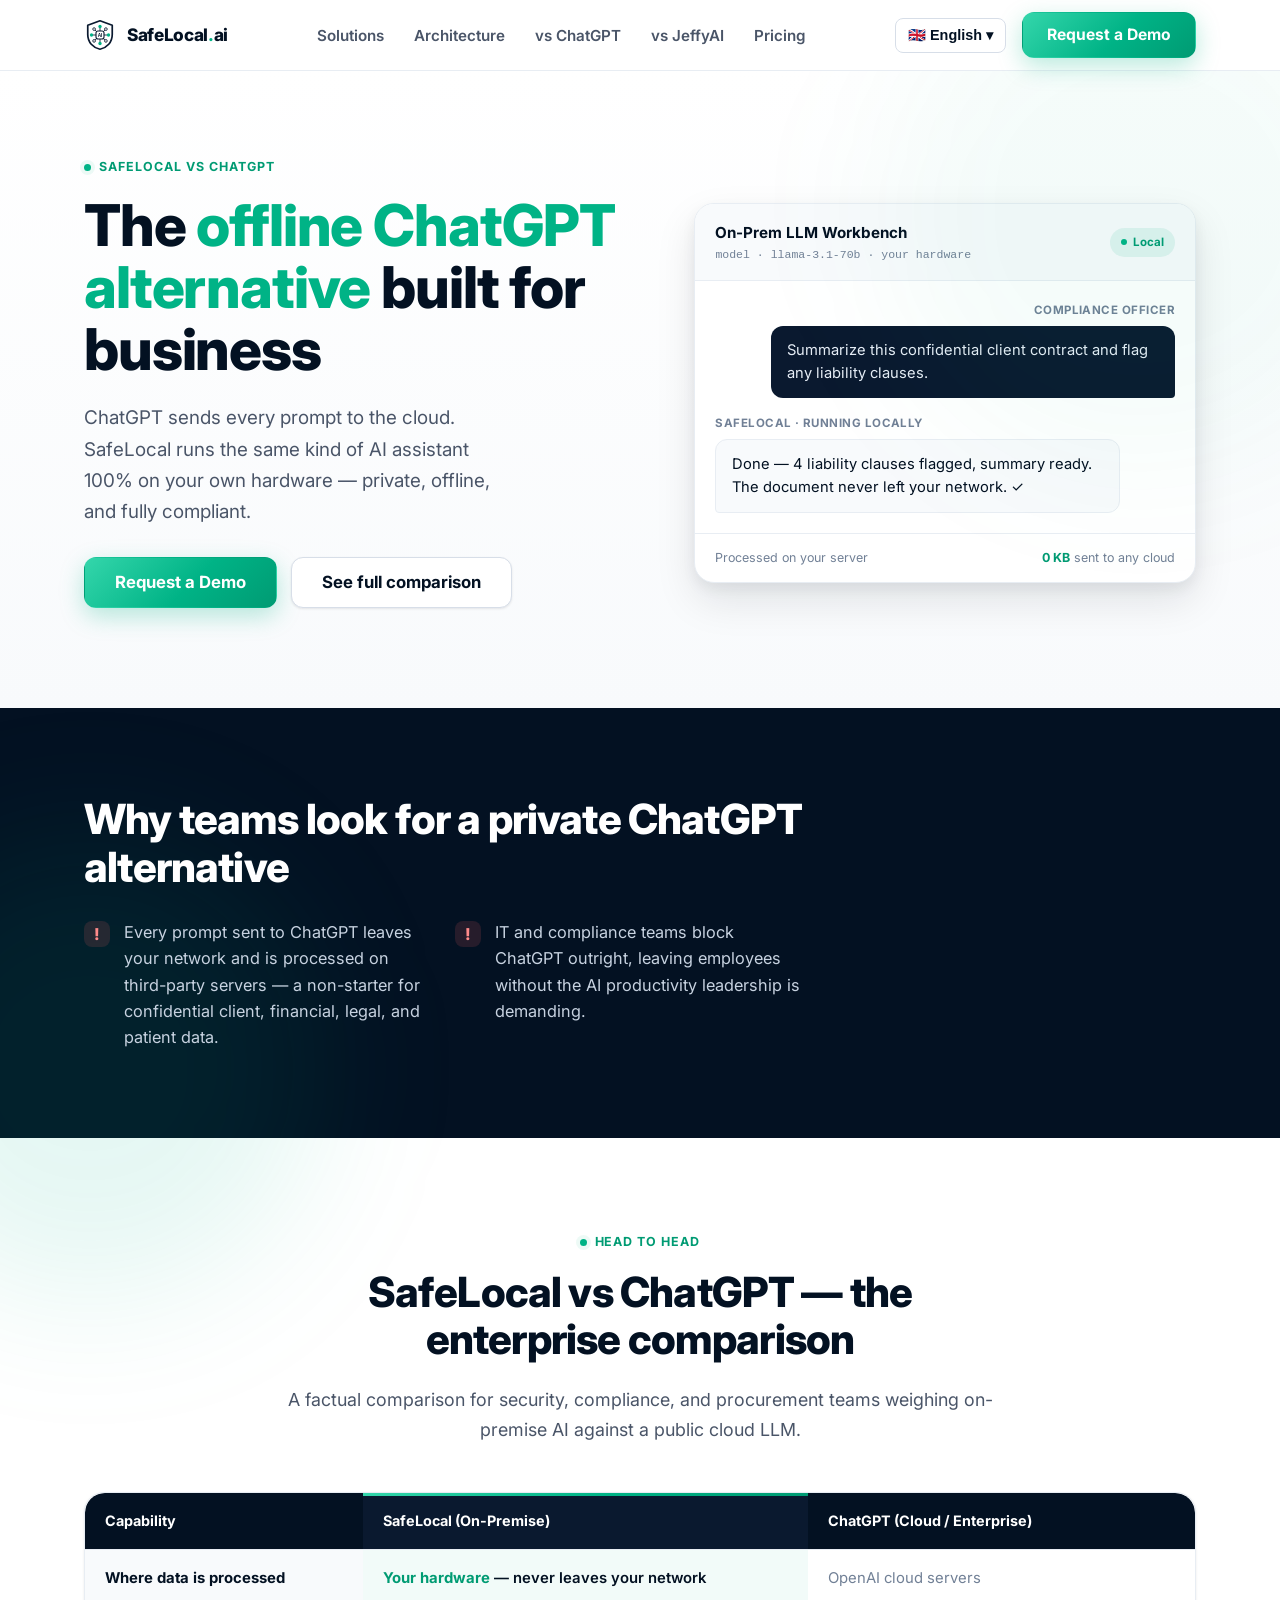
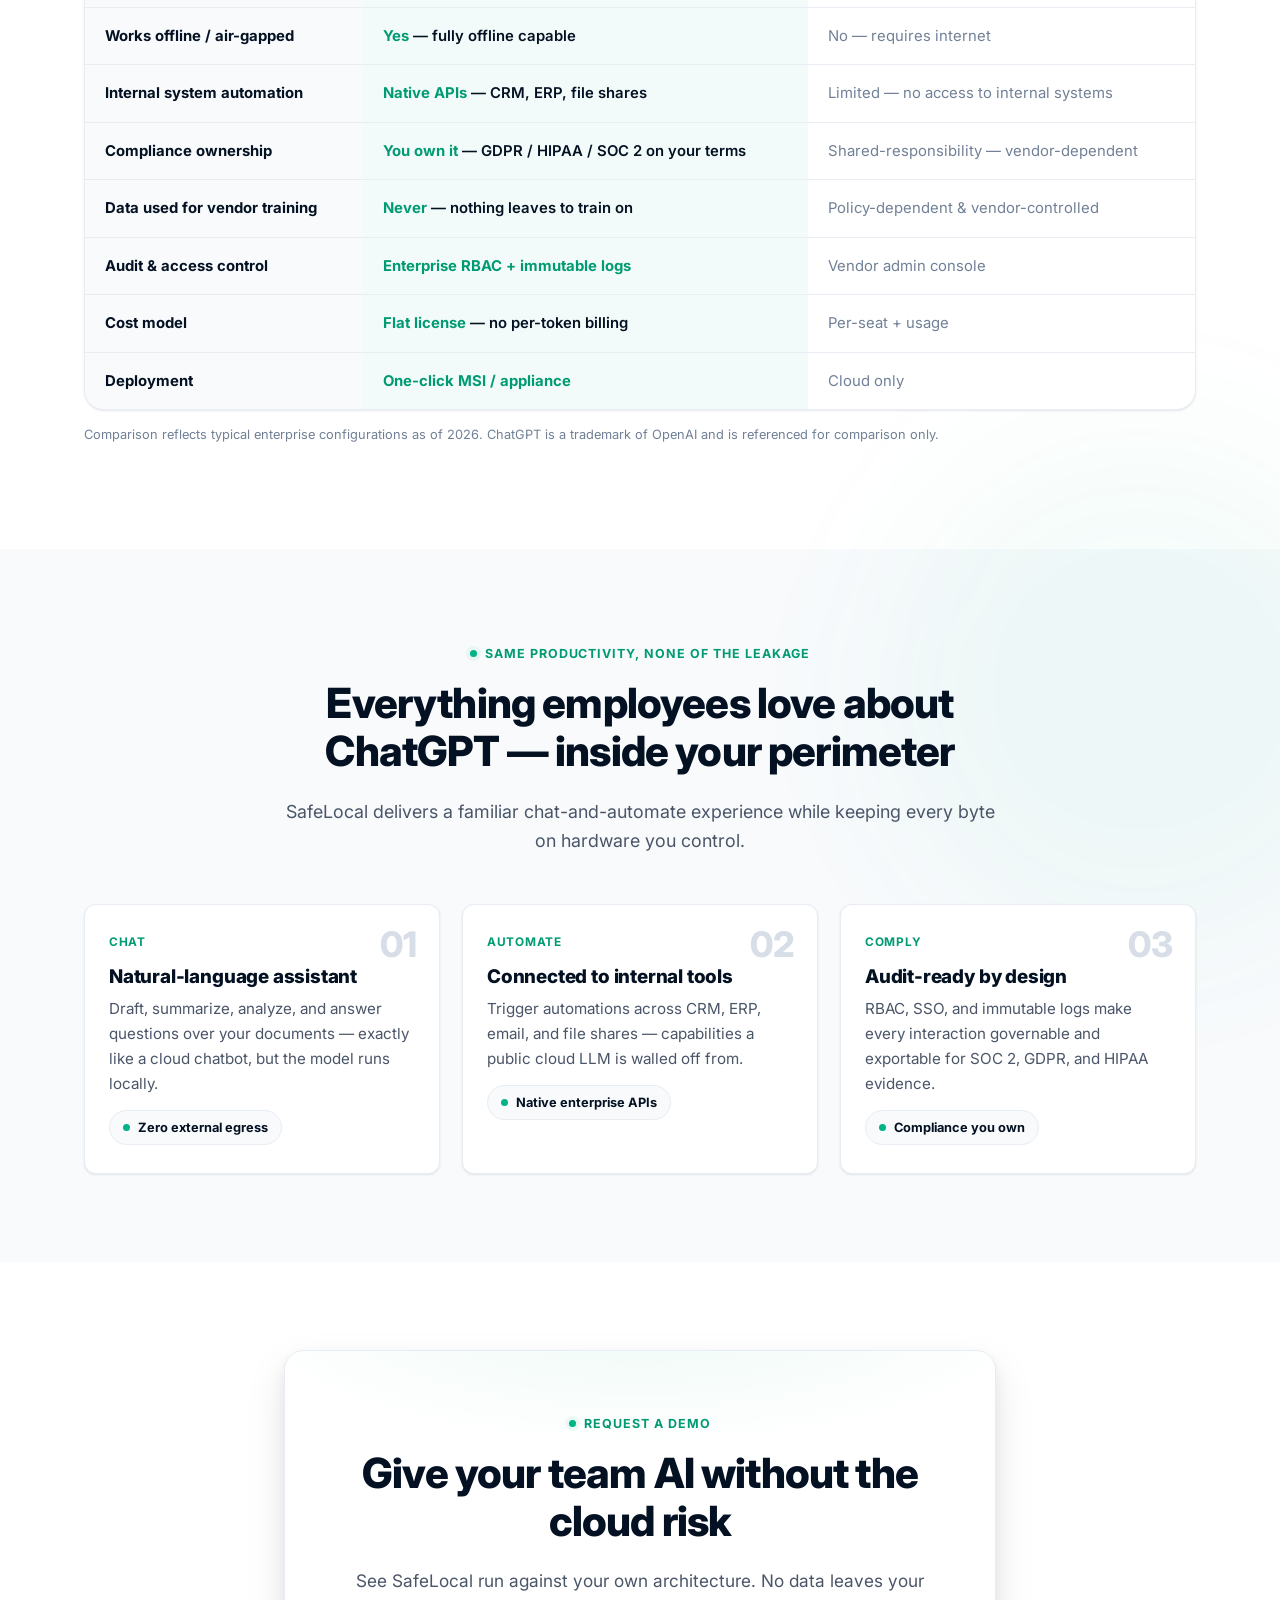
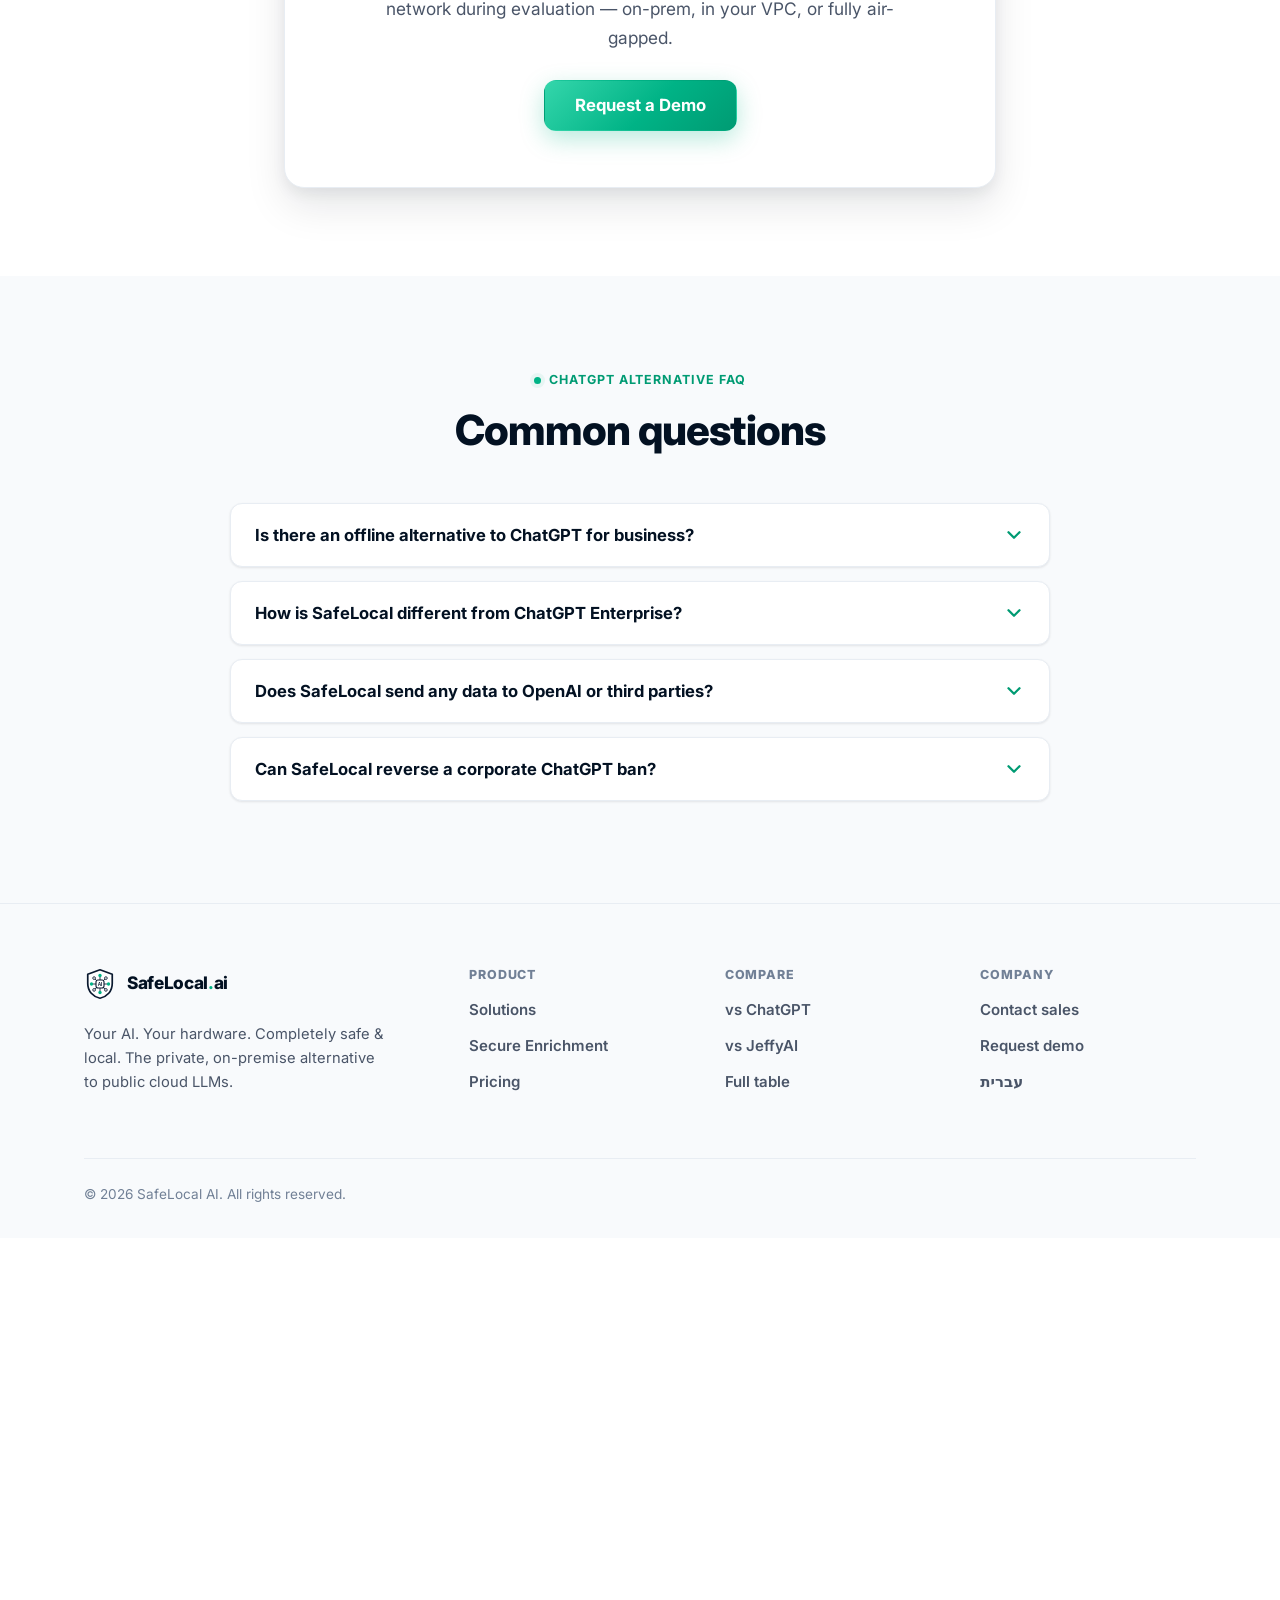
<file: vs/chatgpt/index.html>
<!DOCTYPE html>
<html lang="en">
<head>
  <!-- Google tag (gtag.js) -->
  <script async src="https://www.googletagmanager.com/gtag/js?id=G-H87DX0D8PD"></script>
  <script>
    window.dataLayer = window.dataLayer || [];
    function gtag(){dataLayer.push(arguments);}
    gtag('js', new Date());
    gtag('config', 'G-H87DX0D8PD');
  </script>
  <meta charset="UTF-8" />
  <meta name="viewport" content="width=device-width, initial-scale=1" />
  <meta name="theme-color" content="#ffffff" />
  <title>SafeLocal vs ChatGPT — The On-Premise, Offline ChatGPT Alternative</title>
  <meta name="description" content="Looking for a private, offline ChatGPT alternative for business? SafeLocal runs enterprise AI 100% on your own hardware — zero data leakage, GDPR/HIPAA/SOC 2 aligned, air-gap ready. Compare SafeLocal vs ChatGPT." />
  <meta name="robots" content="index, follow, max-image-preview:large" />
  <link rel="canonical" href="https://safelocal.ai/vs/chatgpt/" />
  <link rel="alternate" hreflang="en" href="https://safelocal.ai/vs/chatgpt/" />

  <!-- Open Graph / Twitter -->
  <meta property="og:type" content="website" />
  <meta property="og:site_name" content="SafeLocal AI" />
  <meta property="og:locale" content="en_US" />
  <meta property="og:title" content="SafeLocal vs ChatGPT — The On-Premise, Offline Alternative" />
  <meta property="og:description" content="Private, on-premise AI that runs entirely inside your network. The enterprise ChatGPT alternative with zero data leakage and full compliance ownership." />
  <meta property="og:url" content="https://safelocal.ai/vs/chatgpt/" />
  <meta property="og:image" content="https://safelocal.ai/og.png" />
  <meta name="twitter:card" content="summary_large_image" />
  <meta name="twitter:title" content="SafeLocal vs ChatGPT — On-Premise AI Alternative" />
  <meta name="twitter:description" content="The enterprise ChatGPT alternative that runs 100% on your hardware. Zero data leakage. Total compliance." />
  <meta name="twitter:image" content="https://safelocal.ai/og.png" />

  <link rel="icon" type="image/svg+xml" href="../../assets/img/shield-node.svg" />
  <link rel="preconnect" href="https://fonts.googleapis.com" />
  <link rel="preconnect" href="https://fonts.gstatic.com" crossorigin />
  <link href="https://fonts.googleapis.com/css2?family=Inter:wght@400;500;600;700;800&display=swap" rel="stylesheet" />
  <link rel="stylesheet" href="../../assets/css/styles.css" />

  <!-- AEO: Structured data -->
  <script type="application/ld+json">
  {
    "@context": "https://schema.org",
    "@type": "SoftwareApplication",
    "name": "SafeLocal AI",
    "applicationCategory": "BusinessApplication",
    "operatingSystem": "Windows, Linux, On-Premise Appliance",
    "description": "On-premise, self-hosted enterprise AI platform and private ChatGPT alternative. Runs entirely on your own hardware with zero data leakage. SOC 2 ready, GDPR compliant, HIPAA aligned, air-gap ready.",
    "url": "https://safelocal.ai/vs/chatgpt/",
    "offers": { "@type": "Offer", "price": "0", "priceCurrency": "USD", "description": "Capacity-based enterprise licensing. Contact sales for a quote." },
    "publisher": { "@type": "Organization", "name": "SafeLocal AI", "url": "https://safelocal.ai" }
  }
  </script>
  <script type="application/ld+json">
  {
    "@context": "https://schema.org",
    "@type": "BreadcrumbList",
    "itemListElement": [
      { "@type": "ListItem", "position": 1, "name": "Home", "item": "https://safelocal.ai/en/" },
      { "@type": "ListItem", "position": 2, "name": "Compare", "item": "https://safelocal.ai/en/#comparison" },
      { "@type": "ListItem", "position": 3, "name": "SafeLocal vs ChatGPT", "item": "https://safelocal.ai/vs/chatgpt/" }
    ]
  }
  </script>
  <script type="application/ld+json">
  {
    "@context": "https://schema.org",
    "@type": "FAQPage",
    "mainEntity": [
      {
        "@type": "Question",
        "name": "Is there an offline alternative to ChatGPT for business?",
        "acceptedAnswer": { "@type": "Answer", "text": "Yes. SafeLocal AI is a private, offline alternative to ChatGPT built for business. It runs a local LLM entirely on your own hardware — a single Windows workstation or a shared office appliance — so it works without internet access and no prompts, files, or company data ever leave your network. Unlike ChatGPT, which sends every prompt to OpenAI's cloud, SafeLocal keeps 100% of processing inside your perimeter." }
      },
      {
        "@type": "Question",
        "name": "How is SafeLocal different from ChatGPT Enterprise?",
        "acceptedAnswer": { "@type": "Answer", "text": "ChatGPT Enterprise is still a cloud service: your prompts and data are processed on OpenAI-controlled servers under a shared-responsibility model. SafeLocal is fully on-premise — the model runs on infrastructure you own and control, so data residency, retention, and access are governed entirely by your own policies. SafeLocal also adds native automation into internal systems (CRM, ERP, file shares) and supports fully air-gapped deployment, which no cloud service can offer." }
      },
      {
        "@type": "Question",
        "name": "Does SafeLocal send any data to OpenAI or third parties?",
        "acceptedAnswer": { "@type": "Answer", "text": "No. SafeLocal never sends prompts, documents, embeddings, or internal data to OpenAI or any third party. All inference happens locally. Optional public web enrichment uses an identity-stripped egress proxy that carries no internal data, and it can be disabled entirely for air-gapped operation." }
      },
      {
        "@type": "Question",
        "name": "Can SafeLocal reverse a corporate ChatGPT ban?",
        "acceptedAnswer": { "@type": "Answer", "text": "Yes. Many IT and compliance teams block ChatGPT because prompts leave the corporate network. Because SafeLocal runs locally with zero external data egress, it gives employees the productivity of a ChatGPT-style assistant while satisfying the security policy that caused the ban in the first place." }
      }
    ]
  }
  </script>
</head>
<body>

  <!-- ===== Header ===== -->
  <header class="site-header">
    <div class="container">
      <nav class="nav" id="nav">
        <a class="brand" href="../../en/">
          <img src="../../assets/img/shield-node.svg" alt="SafeLocal.ai" />
          <span class="brand__word">SafeLocal<span class="dot">.</span>ai</span>
        </a>
        <ul class="nav__links">
          <li><a href="../../en/#features">Solutions</a></li>
          <li><a href="../../en/#showcase">Architecture</a></li>
          <li><a href="../chatgpt/">vs ChatGPT</a></li>
          <li><a href="../jeffyai/">vs JeffyAI</a></li>
          <li><a href="../../en/#pricing">Pricing</a></li>
        </ul>
        <div class="nav__right">
          <div class="lang" id="lang">
            <button class="lang__btn" id="langBtn" aria-haspopup="true" aria-expanded="false">🇬🇧 English ▾</button>
            <div class="lang__menu" role="menu">
              <a href="../../en/">🇬🇧 English</a>
              <a href="../../he/">🇮🇱 עברית</a>
            </div>
          </div>
          <a class="btn btn--primary" href="#signup">Request a Demo</a>
          <button class="nav__toggle" id="navToggle" aria-label="Menu"><span></span><span></span><span></span></button>
        </div>
      </nav>
    </div>
  </header>

  <main id="top">

    <!-- ===== Hero ===== -->
    <section class="hero">
      <span class="glow glow--a"></span>
      <div class="container">
        <div class="hero__grid">
          <div>
            <span class="eyebrow">SafeLocal vs ChatGPT</span>
            <h1 class="hero__title">
              The <span class="g">offline ChatGPT alternative</span> built for business
            </h1>
            <p class="hero__sub">ChatGPT sends every prompt to the cloud. SafeLocal runs the same kind of AI assistant 100% on your own hardware — private, offline, and fully compliant.</p>
            <div class="hero__cta">
              <a class="btn btn--primary btn--lg" href="#signup">Request a Demo</a>
              <a class="btn btn--ghost btn--lg" href="#table">See full comparison</a>
            </div>
          </div>

          <!-- Mockup -->
          <div class="mock" aria-hidden="true">
            <div class="mock__bar">
              <div>
                <div class="mock__title">On-Prem LLM Workbench</div>
                <div class="mock__meta">model · llama-3.1-70b · your hardware</div>
              </div>
              <span class="pill">Local</span>
            </div>
            <div class="mock__body">
              <div class="msg msg--user">
                <div class="msg__who">Compliance Officer</div>
                <div class="msg__bubble">Summarize this confidential client contract and flag any liability clauses.</div>
              </div>
              <div class="msg msg--ai">
                <div class="msg__who">SafeLocal · running locally</div>
                <div class="msg__bubble">Done — 4 liability clauses flagged, summary ready. The document never left your network. ✓</div>
              </div>
            </div>
            <div class="mock__foot">
              <span>Processed on your server</span>
              <span><strong>0 KB</strong> sent to any cloud</span>
            </div>
          </div>
        </div>
      </div>
    </section>

    <!-- ===== Why teams switch ===== -->
    <section class="section problem">
      <span class="glow glow--b"></span>
      <div class="container">
        <div class="section__head" style="margin-bottom:0;">
          <h2>Why teams look for a private ChatGPT alternative</h2>
          <div class="problem__list">
            <div class="problem__item"><span class="x">!</span><span>Every prompt sent to ChatGPT leaves your network and is processed on third-party servers — a non-starter for confidential client, financial, legal, and patient data.</span></div>
            <div class="problem__item"><span class="x">!</span><span>IT and compliance teams block ChatGPT outright, leaving employees without the AI productivity leadership is demanding.</span></div>
          </div>
        </div>
      </div>
    </section>

    <!-- ===== Comparison table ===== -->
    <section class="section" id="table">
      <div class="container">
        <div class="section__head center">
          <span class="eyebrow">Head to head</span>
          <h2>SafeLocal vs ChatGPT — the enterprise comparison</h2>
          <p class="lead">A factual comparison for security, compliance, and procurement teams weighing on-premise AI against a public cloud LLM.</p>
        </div>
        <div class="table-wrap">
          <table class="cmp">
            <thead>
              <tr>
                <th>Capability</th>
                <th class="is-safelocal">SafeLocal (On-Premise)</th>
                <th>ChatGPT (Cloud / Enterprise)</th>
              </tr>
            </thead>
            <tbody>
              <tr><td>Where data is processed</td><td class="is-safelocal"><span class="yes">Your hardware</span> — never leaves your network</td><td class="meh">OpenAI cloud servers</td></tr>
              <tr><td>Works offline / air-gapped</td><td class="is-safelocal"><span class="yes">Yes</span> — fully offline capable</td><td class="meh">No — requires internet</td></tr>
              <tr><td>Internal system automation</td><td class="is-safelocal"><span class="yes">Native APIs</span> — CRM, ERP, file shares</td><td class="meh">Limited — no access to internal systems</td></tr>
              <tr><td>Compliance ownership</td><td class="is-safelocal"><span class="yes">You own it</span> — GDPR / HIPAA / SOC 2 on your terms</td><td class="meh">Shared-responsibility — vendor-dependent</td></tr>
              <tr><td>Data used for vendor training</td><td class="is-safelocal"><span class="yes">Never</span> — nothing leaves to train on</td><td class="meh">Policy-dependent &amp; vendor-controlled</td></tr>
              <tr><td>Audit &amp; access control</td><td class="is-safelocal"><span class="yes">Enterprise RBAC + immutable logs</span></td><td class="meh">Vendor admin console</td></tr>
              <tr><td>Cost model</td><td class="is-safelocal"><span class="yes">Flat license</span> — no per-token billing</td><td class="meh">Per-seat + usage</td></tr>
              <tr><td>Deployment</td><td class="is-safelocal"><span class="yes">One-click MSI / appliance</span></td><td class="meh">Cloud only</td></tr>
            </tbody>
          </table>
        </div>
        <p class="cmp-note">Comparison reflects typical enterprise configurations as of 2026. ChatGPT is a trademark of OpenAI and is referenced for comparison only.</p>
      </div>
    </section>

    <!-- ===== Migration band ===== -->
    <section class="section section--tint" id="migrate">
      <span class="glow glow--a"></span>
      <div class="container">
        <div class="section__head center">
          <span class="eyebrow">Same productivity, none of the leakage</span>
          <h2>Everything employees love about ChatGPT — inside your perimeter</h2>
          <p class="lead">SafeLocal delivers a familiar chat-and-automate experience while keeping every byte on hardware you control.</p>
        </div>
        <div class="flow">
          <div class="flow__step">
            <span class="flow__num">01</span>
            <div class="flow__tag">Chat</div>
            <h3>Natural-language assistant</h3>
            <p>Draft, summarize, analyze, and answer questions over your documents — exactly like a cloud chatbot, but the model runs locally.</p>
            <span class="flow__note">Zero external egress</span>
          </div>
          <div class="flow__step">
            <span class="flow__num">02</span>
            <div class="flow__tag">Automate</div>
            <h3>Connected to internal tools</h3>
            <p>Trigger automations across CRM, ERP, email, and file shares — capabilities a public cloud LLM is walled off from.</p>
            <span class="flow__note">Native enterprise APIs</span>
          </div>
          <div class="flow__step">
            <span class="flow__num">03</span>
            <div class="flow__tag">Comply</div>
            <h3>Audit-ready by design</h3>
            <p>RBAC, SSO, and immutable logs make every interaction governable and exportable for SOC 2, GDPR, and HIPAA evidence.</p>
            <span class="flow__note">Compliance you own</span>
          </div>
        </div>
      </div>
    </section>

    <!-- ===== Signup CTA ===== -->
    <section class="section signup" id="signup">
      <div class="container">
        <div class="signup__card">
          <span class="eyebrow center" style="display:inline-flex;">Request a demo</span>
          <h2>Give your team AI without the cloud risk</h2>
          <p>See SafeLocal run against your own architecture. No data leaves your network during evaluation — on-prem, in your VPC, or fully air-gapped.</p>
          <a class="btn btn--primary btn--lg" href="#signup">Request a Demo</a>
        </div>
      </div>
    </section>

    <!-- ===== FAQ ===== -->
    <section class="section section--tint" id="faq">
      <div class="container">
        <div class="section__head center">
          <span class="eyebrow">ChatGPT alternative FAQ</span>
          <h2>Common questions</h2>
        </div>
        <div class="faq">
          <div class="faq__item">
            <button class="faq__q">Is there an offline alternative to ChatGPT for business?<svg class="chev" viewBox="0 0 24 24" fill="none" stroke="currentColor" stroke-width="2.5" stroke-linecap="round" stroke-linejoin="round"><polyline points="6 9 12 15 18 9"/></svg></button>
            <div class="faq__a"><div class="faq__a-inner">Yes. SafeLocal AI is a private, offline alternative to ChatGPT built for business. It runs a local LLM entirely on your own hardware — a single Windows workstation or a shared office appliance — so it works without internet access and no prompts, files, or company data ever leave your network. Unlike ChatGPT, which sends every prompt to OpenAI's cloud, SafeLocal keeps 100% of processing inside your perimeter.</div></div>
          </div>
          <div class="faq__item">
            <button class="faq__q">How is SafeLocal different from ChatGPT Enterprise?<svg class="chev" viewBox="0 0 24 24" fill="none" stroke="currentColor" stroke-width="2.5" stroke-linecap="round" stroke-linejoin="round"><polyline points="6 9 12 15 18 9"/></svg></button>
            <div class="faq__a"><div class="faq__a-inner">ChatGPT Enterprise is still a cloud service: your prompts and data are processed on OpenAI-controlled servers under a shared-responsibility model. SafeLocal is fully on-premise — the model runs on infrastructure you own and control, so data residency, retention, and access are governed entirely by your own policies. SafeLocal also adds native automation into internal systems and supports fully air-gapped deployment, which no cloud service can offer.</div></div>
          </div>
          <div class="faq__item">
            <button class="faq__q">Does SafeLocal send any data to OpenAI or third parties?<svg class="chev" viewBox="0 0 24 24" fill="none" stroke="currentColor" stroke-width="2.5" stroke-linecap="round" stroke-linejoin="round"><polyline points="6 9 12 15 18 9"/></svg></button>
            <div class="faq__a"><div class="faq__a-inner">No. SafeLocal never sends prompts, documents, embeddings, or internal data to OpenAI or any third party. All inference happens locally. Optional public web enrichment uses an identity-stripped egress proxy that carries no internal data, and it can be disabled entirely for air-gapped operation.</div></div>
          </div>
          <div class="faq__item">
            <button class="faq__q">Can SafeLocal reverse a corporate ChatGPT ban?<svg class="chev" viewBox="0 0 24 24" fill="none" stroke="currentColor" stroke-width="2.5" stroke-linecap="round" stroke-linejoin="round"><polyline points="6 9 12 15 18 9"/></svg></button>
            <div class="faq__a"><div class="faq__a-inner">Yes. Many IT and compliance teams block ChatGPT because prompts leave the corporate network. Because SafeLocal runs locally with zero external data egress, it gives employees the productivity of a ChatGPT-style assistant while satisfying the security policy that caused the ban in the first place.</div></div>
          </div>
        </div>
      </div>
    </section>
  </main>

  <!-- ===== Footer ===== -->
  <footer class="site-footer">
    <div class="container">
      <div class="footer__grid">
        <div class="footer__brand">
          <a class="brand" href="../../en/"><img src="../../assets/img/shield-node.svg" alt="SafeLocal.ai" /><span class="brand__word">SafeLocal<span class="dot">.</span>ai</span></a>
          <p>Your AI. Your hardware. Completely safe &amp; local. The private, on-premise alternative to public cloud LLMs.</p>
        </div>
        <div class="footer__col">
          <h4>Product</h4>
          <a href="../../en/#features">Solutions</a>
          <a href="../../en/#showcase">Secure Enrichment</a>
          <a href="../../en/#pricing">Pricing</a>
        </div>
        <div class="footer__col">
          <h4>Compare</h4>
          <a href="../chatgpt/">vs ChatGPT</a>
          <a href="../jeffyai/">vs JeffyAI</a>
          <a href="../../en/#comparison">Full table</a>
        </div>
        <div class="footer__col">
          <h4>Company</h4>
          <a href="mailto:sales@safelocal.ai">Contact sales</a>
          <a href="#signup">Request demo</a>
          <a href="../../he/">עברית</a>
        </div>
      </div>
      <div class="footer__bottom">© <span data-year>2026</span> SafeLocal AI. All rights reserved.</div>
    </div>
  </footer>

  <script src="../../assets/js/main.js"></script>
</body>
</html>
</file>
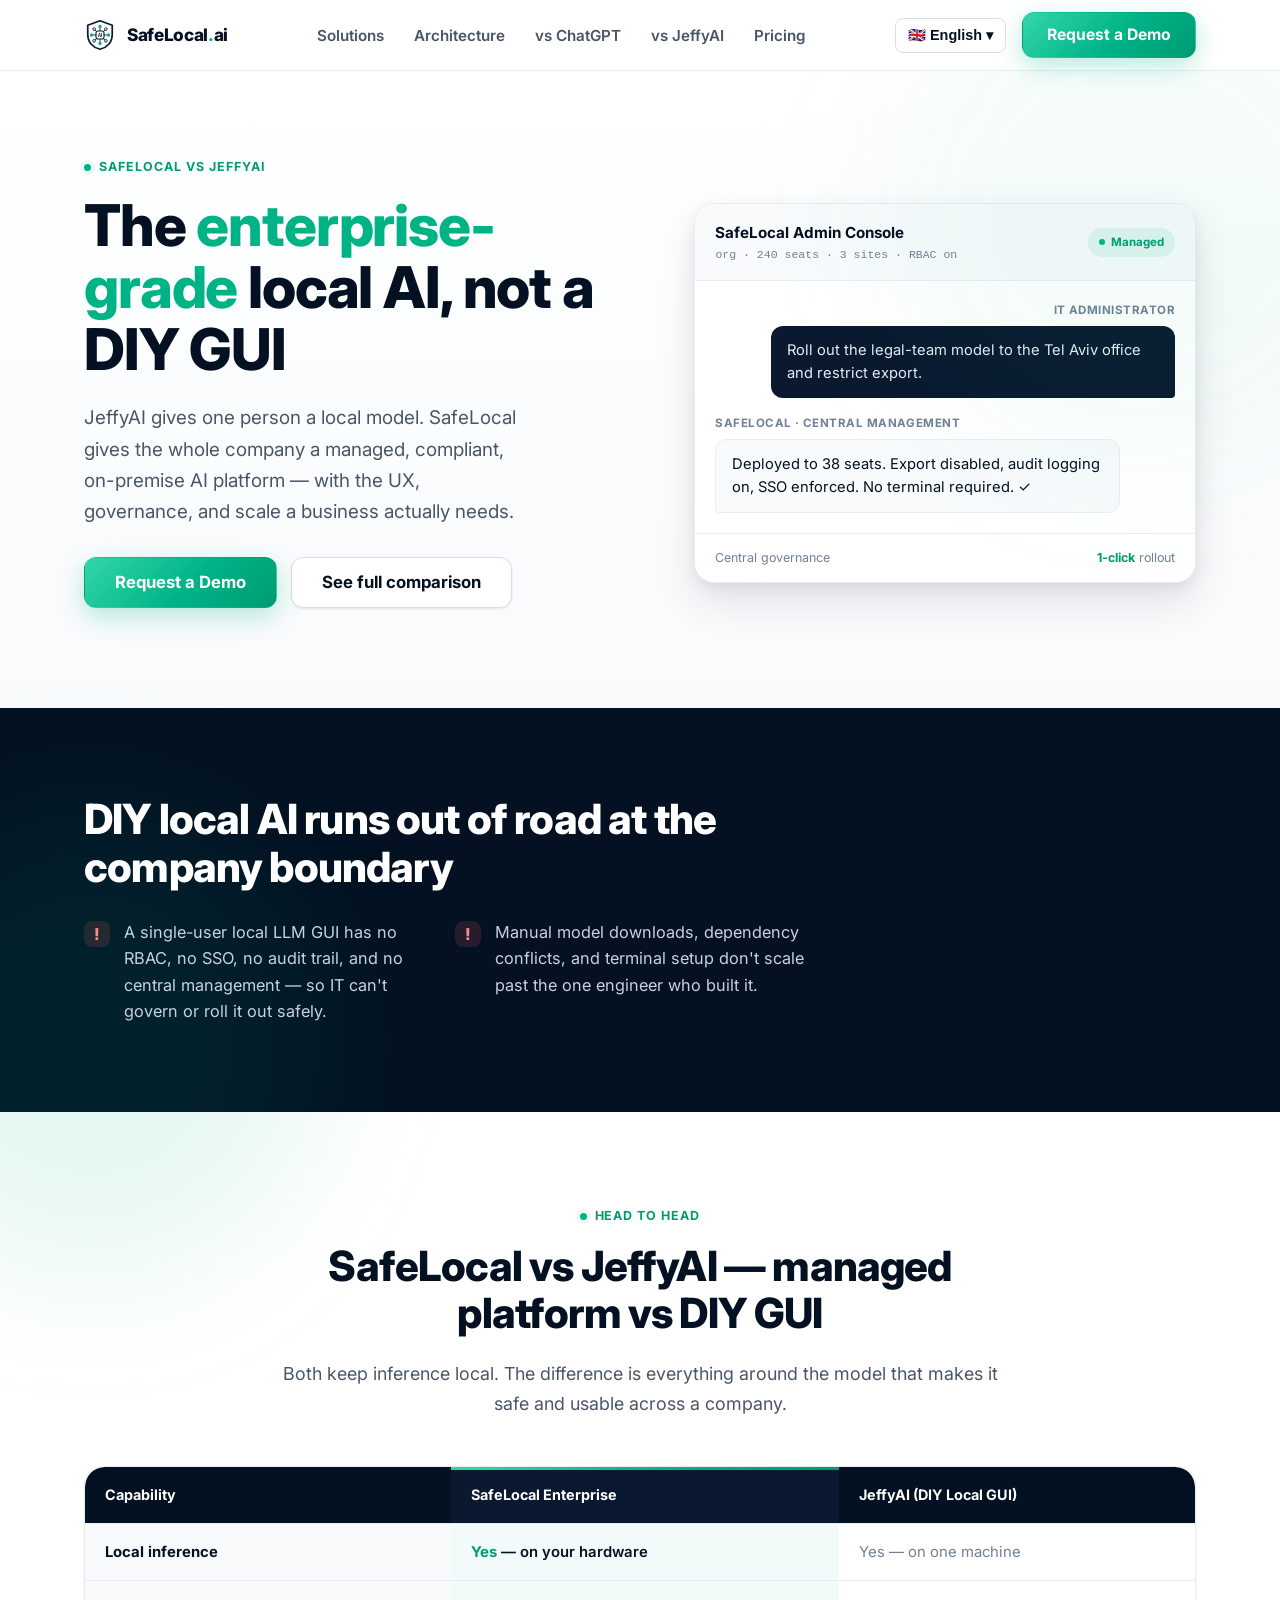
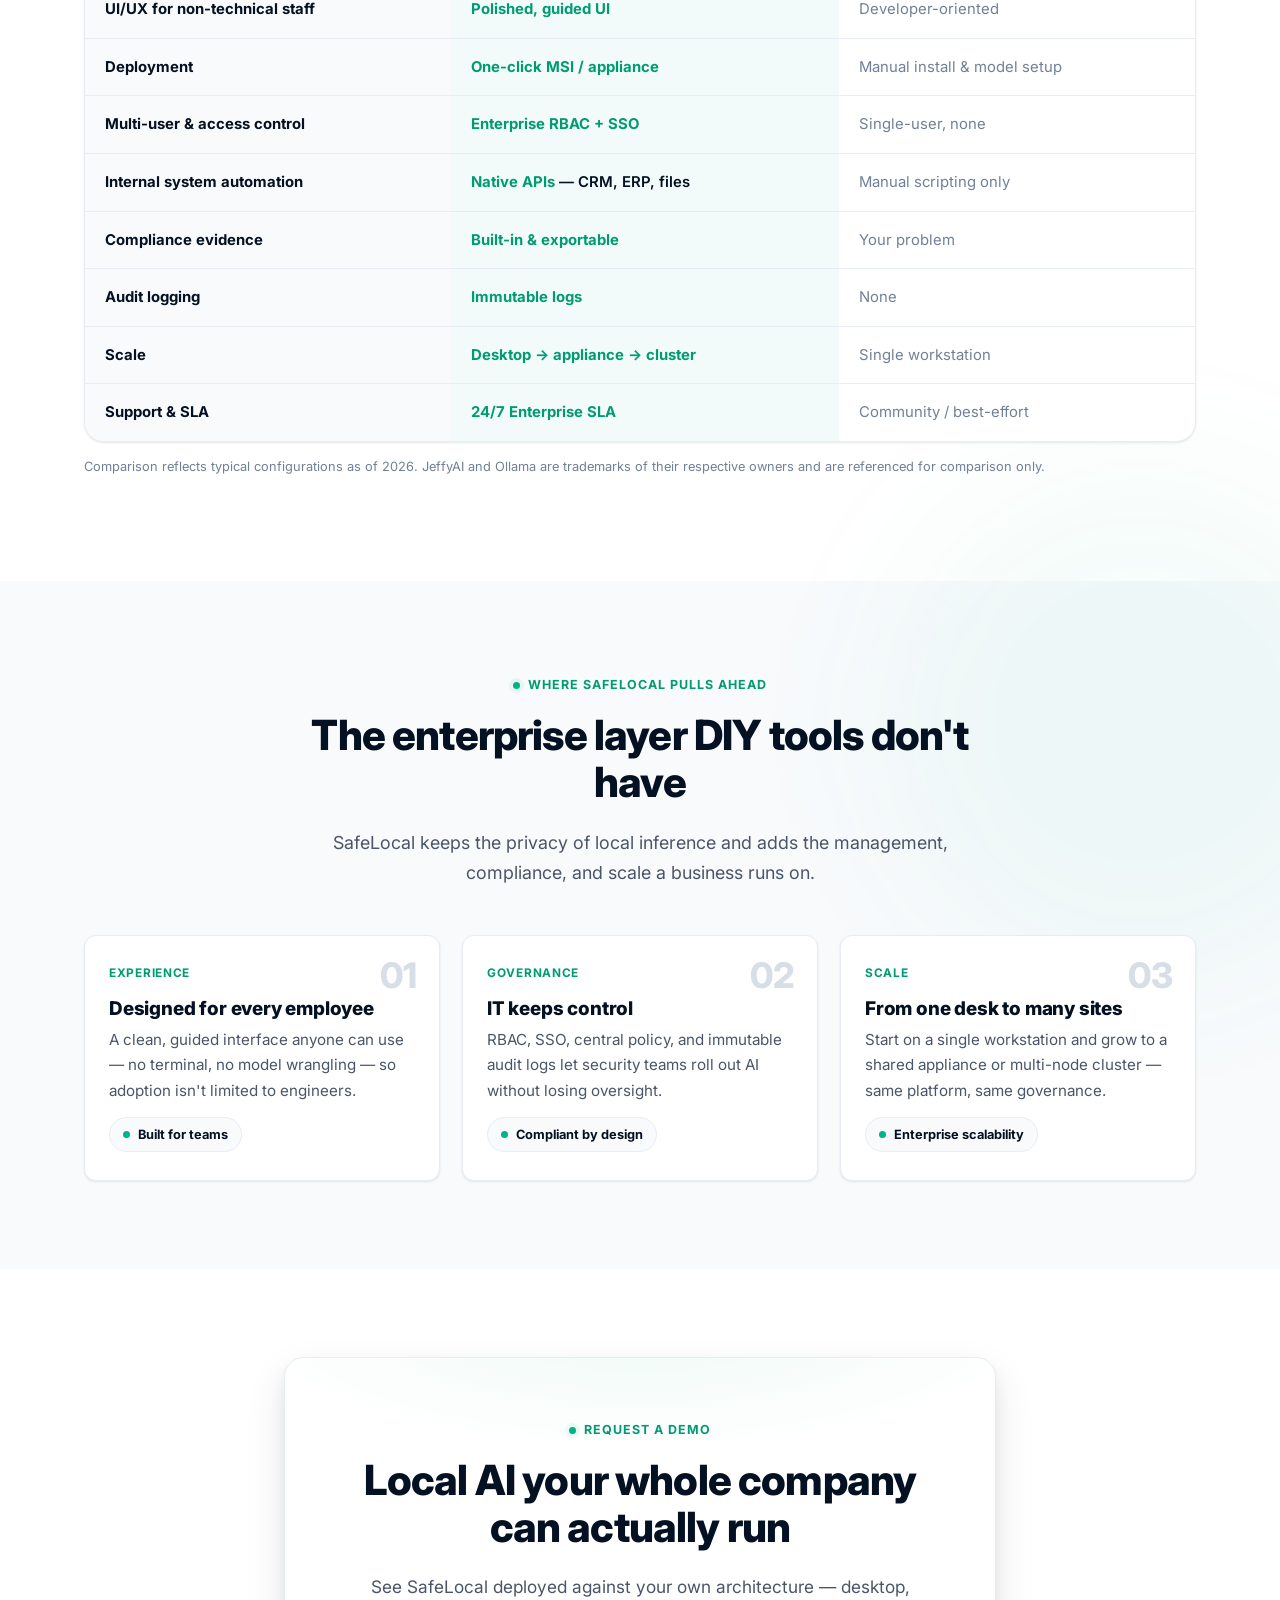
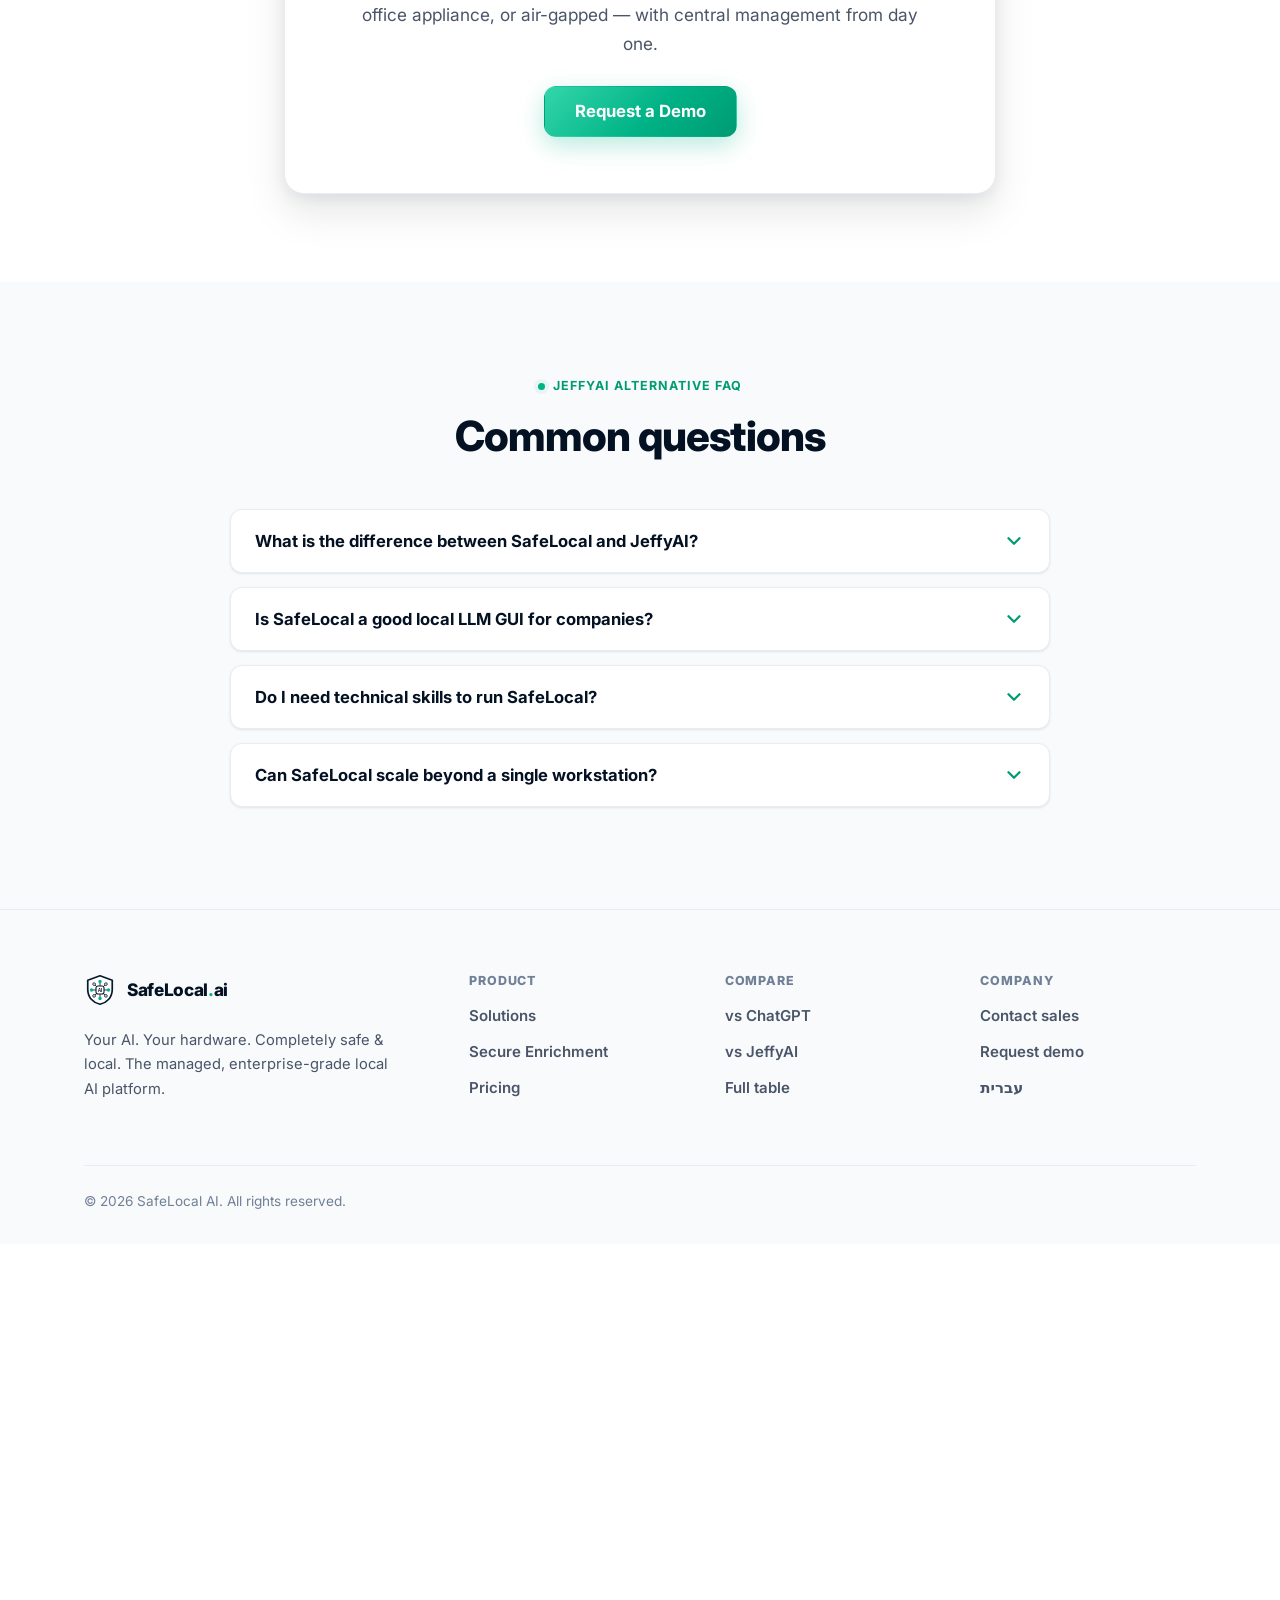
<file: vs/jeffyai/index.html>
<!DOCTYPE html>
<html lang="en">
<head>
  <!-- Google tag (gtag.js) -->
  <script async src="https://www.googletagmanager.com/gtag/js?id=G-H87DX0D8PD"></script>
  <script>
    window.dataLayer = window.dataLayer || [];
    function gtag(){dataLayer.push(arguments);}
    gtag('js', new Date());
    gtag('config', 'G-H87DX0D8PD');
  </script>
  <meta charset="UTF-8" />
  <meta name="viewport" content="width=device-width, initial-scale=1" />
  <meta name="theme-color" content="#ffffff" />
  <title>SafeLocal vs JeffyAI — Enterprise-Grade Local LLM GUI &amp; Alternative</title>
  <meta name="description" content="SafeLocal vs JeffyAI: a managed, enterprise-grade local AI platform vs a DIY local LLM GUI. Compare UI/UX, compliance, deployment, and scalability for self-hosted AI in business." />
  <meta name="robots" content="index, follow, max-image-preview:large" />
  <link rel="canonical" href="https://safelocal.ai/vs/jeffyai/" />
  <link rel="alternate" hreflang="en" href="https://safelocal.ai/vs/jeffyai/" />

  <!-- Open Graph / Twitter -->
  <meta property="og:type" content="website" />
  <meta property="og:site_name" content="SafeLocal AI" />
  <meta property="og:locale" content="en_US" />
  <meta property="og:title" content="SafeLocal vs JeffyAI — Enterprise Local AI vs DIY Local LLM GUI" />
  <meta property="og:description" content="A managed, compliant, enterprise-grade local AI platform compared to a DIY local LLM GUI. See where SafeLocal wins on UX, compliance, and scale." />
  <meta property="og:url" content="https://safelocal.ai/vs/jeffyai/" />
  <meta property="og:image" content="https://safelocal.ai/og.png" />
  <meta name="twitter:card" content="summary_large_image" />
  <meta name="twitter:title" content="SafeLocal vs JeffyAI — Enterprise Local AI Alternative" />
  <meta name="twitter:description" content="Managed, compliant, enterprise-grade local AI vs a DIY local LLM GUI." />
  <meta name="twitter:image" content="https://safelocal.ai/og.png" />

  <link rel="icon" type="image/svg+xml" href="../../assets/img/shield-node.svg" />
  <link rel="preconnect" href="https://fonts.googleapis.com" />
  <link rel="preconnect" href="https://fonts.gstatic.com" crossorigin />
  <link href="https://fonts.googleapis.com/css2?family=Inter:wght@400;500;600;700;800&display=swap" rel="stylesheet" />
  <link rel="stylesheet" href="../../assets/css/styles.css" />

  <!-- AEO: Structured data -->
  <script type="application/ld+json">
  {
    "@context": "https://schema.org",
    "@type": "SoftwareApplication",
    "name": "SafeLocal AI",
    "applicationCategory": "BusinessApplication",
    "operatingSystem": "Windows, Linux, On-Premise Appliance",
    "description": "Enterprise-grade, managed self-hosted AI platform and local LLM GUI alternative to DIY tools like JeffyAI and Ollama. Adds RBAC, SSO, automation APIs, compliance evidence, and a 24/7 SLA on top of local inference.",
    "url": "https://safelocal.ai/vs/jeffyai/",
    "offers": { "@type": "Offer", "price": "0", "priceCurrency": "USD", "description": "Capacity-based enterprise licensing. Contact sales for a quote." },
    "publisher": { "@type": "Organization", "name": "SafeLocal AI", "url": "https://safelocal.ai" }
  }
  </script>
  <script type="application/ld+json">
  {
    "@context": "https://schema.org",
    "@type": "BreadcrumbList",
    "itemListElement": [
      { "@type": "ListItem", "position": 1, "name": "Home", "item": "https://safelocal.ai/en/" },
      { "@type": "ListItem", "position": 2, "name": "Compare", "item": "https://safelocal.ai/en/#comparison" },
      { "@type": "ListItem", "position": 3, "name": "SafeLocal vs JeffyAI", "item": "https://safelocal.ai/vs/jeffyai/" }
    ]
  }
  </script>
  <script type="application/ld+json">
  {
    "@context": "https://schema.org",
    "@type": "FAQPage",
    "mainEntity": [
      {
        "@type": "Question",
        "name": "What is the difference between SafeLocal and JeffyAI?",
        "acceptedAnswer": { "@type": "Answer", "text": "JeffyAI is a local LLM GUI for running open-source models on your own machine. SafeLocal is a managed, enterprise-grade platform built on the same idea of local inference but adds the layer businesses need: one-click corporate deployment, enterprise RBAC and SSO, native automation APIs into internal systems, centralized audit and governance, secure external enrichment, and a 24/7 SLA. SafeLocal turns a single-user local tool into a compliant, multi-user production platform." }
      },
      {
        "@type": "Question",
        "name": "Is SafeLocal a good local LLM GUI for companies?",
        "acceptedAnswer": { "@type": "Answer", "text": "Yes. SafeLocal provides a polished local LLM GUI designed for non-technical employees, plus central administration for IT. Where DIY GUIs are single-user and require manual model and dependency management, SafeLocal offers managed updates, role-based access, shared office-appliance deployment, and audit logging — making it suitable for whole teams rather than individual tinkerers." }
      },
      {
        "@type": "Question",
        "name": "Do I need technical skills to run SafeLocal?",
        "acceptedAnswer": { "@type": "Answer", "text": "No. SafeLocal ships as a one-click Windows installer (MSI) for desktops or a pre-configured office appliance. There is no terminal setup, manual model downloading, or dependency wrangling — unlike DIY local AI stacks that expect command-line assembly." }
      },
      {
        "@type": "Question",
        "name": "Can SafeLocal scale beyond a single workstation?",
        "acceptedAnswer": { "@type": "Answer", "text": "Yes. SafeLocal scales from a single workstation to a shared office appliance to multi-node GPU clusters for organization-wide rollouts, with centralized governance throughout. DIY local GUIs are typically bound to one machine and one user." }
      }
    ]
  }
  </script>
</head>
<body>

  <!-- ===== Header ===== -->
  <header class="site-header">
    <div class="container">
      <nav class="nav" id="nav">
        <a class="brand" href="../../en/">
          <img src="../../assets/img/shield-node.svg" alt="SafeLocal.ai" />
          <span class="brand__word">SafeLocal<span class="dot">.</span>ai</span>
        </a>
        <ul class="nav__links">
          <li><a href="../../en/#features">Solutions</a></li>
          <li><a href="../../en/#showcase">Architecture</a></li>
          <li><a href="../chatgpt/">vs ChatGPT</a></li>
          <li><a href="../jeffyai/">vs JeffyAI</a></li>
          <li><a href="../../en/#pricing">Pricing</a></li>
        </ul>
        <div class="nav__right">
          <div class="lang" id="lang">
            <button class="lang__btn" id="langBtn" aria-haspopup="true" aria-expanded="false">🇬🇧 English ▾</button>
            <div class="lang__menu" role="menu">
              <a href="../../en/">🇬🇧 English</a>
              <a href="../../he/">🇮🇱 עברית</a>
            </div>
          </div>
          <a class="btn btn--primary" href="#signup">Request a Demo</a>
          <button class="nav__toggle" id="navToggle" aria-label="Menu"><span></span><span></span><span></span></button>
        </div>
      </nav>
    </div>
  </header>

  <main id="top">

    <!-- ===== Hero ===== -->
    <section class="hero">
      <span class="glow glow--a"></span>
      <div class="container">
        <div class="hero__grid">
          <div>
            <span class="eyebrow">SafeLocal vs JeffyAI</span>
            <h1 class="hero__title">
              The <span class="g">enterprise-grade</span> local AI, not a DIY GUI
            </h1>
            <p class="hero__sub">JeffyAI gives one person a local model. SafeLocal gives the whole company a managed, compliant, on-premise AI platform — with the UX, governance, and scale a business actually needs.</p>
            <div class="hero__cta">
              <a class="btn btn--primary btn--lg" href="#signup">Request a Demo</a>
              <a class="btn btn--ghost btn--lg" href="#table">See full comparison</a>
            </div>
          </div>

          <!-- Mockup -->
          <div class="mock" aria-hidden="true">
            <div class="mock__bar">
              <div>
                <div class="mock__title">SafeLocal Admin Console</div>
                <div class="mock__meta">org · 240 seats · 3 sites · RBAC on</div>
              </div>
              <span class="pill">Managed</span>
            </div>
            <div class="mock__body">
              <div class="msg msg--user">
                <div class="msg__who">IT Administrator</div>
                <div class="msg__bubble">Roll out the legal-team model to the Tel Aviv office and restrict export.</div>
              </div>
              <div class="msg msg--ai">
                <div class="msg__who">SafeLocal · central management</div>
                <div class="msg__bubble">Deployed to 38 seats. Export disabled, audit logging on, SSO enforced. No terminal required. ✓</div>
              </div>
            </div>
            <div class="mock__foot">
              <span>Central governance</span>
              <span><strong>1-click</strong> rollout</span>
            </div>
          </div>
        </div>
      </div>
    </section>

    <!-- ===== Why teams switch ===== -->
    <section class="section problem">
      <span class="glow glow--b"></span>
      <div class="container">
        <div class="section__head" style="margin-bottom:0;">
          <h2>DIY local AI runs out of road at the company boundary</h2>
          <div class="problem__list">
            <div class="problem__item"><span class="x">!</span><span>A single-user local LLM GUI has no RBAC, no SSO, no audit trail, and no central management — so IT can't govern or roll it out safely.</span></div>
            <div class="problem__item"><span class="x">!</span><span>Manual model downloads, dependency conflicts, and terminal setup don't scale past the one engineer who built it.</span></div>
          </div>
        </div>
      </div>
    </section>

    <!-- ===== Comparison table ===== -->
    <section class="section" id="table">
      <div class="container">
        <div class="section__head center">
          <span class="eyebrow">Head to head</span>
          <h2>SafeLocal vs JeffyAI — managed platform vs DIY GUI</h2>
          <p class="lead">Both keep inference local. The difference is everything around the model that makes it safe and usable across a company.</p>
        </div>
        <div class="table-wrap">
          <table class="cmp">
            <thead>
              <tr>
                <th>Capability</th>
                <th class="is-safelocal">SafeLocal Enterprise</th>
                <th>JeffyAI (DIY Local GUI)</th>
              </tr>
            </thead>
            <tbody>
              <tr><td>Local inference</td><td class="is-safelocal"><span class="yes">Yes</span> — on your hardware</td><td class="meh">Yes — on one machine</td></tr>
              <tr><td>UI/UX for non-technical staff</td><td class="is-safelocal"><span class="yes">Polished, guided UI</span></td><td class="meh">Developer-oriented</td></tr>
              <tr><td>Deployment</td><td class="is-safelocal"><span class="yes">One-click MSI / appliance</span></td><td class="meh">Manual install &amp; model setup</td></tr>
              <tr><td>Multi-user &amp; access control</td><td class="is-safelocal"><span class="yes">Enterprise RBAC + SSO</span></td><td class="meh">Single-user, none</td></tr>
              <tr><td>Internal system automation</td><td class="is-safelocal"><span class="yes">Native APIs</span> — CRM, ERP, files</td><td class="meh">Manual scripting only</td></tr>
              <tr><td>Compliance evidence</td><td class="is-safelocal"><span class="yes">Built-in &amp; exportable</span></td><td class="meh">Your problem</td></tr>
              <tr><td>Audit logging</td><td class="is-safelocal"><span class="yes">Immutable logs</span></td><td class="meh">None</td></tr>
              <tr><td>Scale</td><td class="is-safelocal"><span class="yes">Desktop → appliance → cluster</span></td><td class="meh">Single workstation</td></tr>
              <tr><td>Support &amp; SLA</td><td class="is-safelocal"><span class="yes">24/7 Enterprise SLA</span></td><td class="meh">Community / best-effort</td></tr>
            </tbody>
          </table>
        </div>
        <p class="cmp-note">Comparison reflects typical configurations as of 2026. JeffyAI and Ollama are trademarks of their respective owners and are referenced for comparison only.</p>
      </div>
    </section>

    <!-- ===== Advantage band ===== -->
    <section class="section section--tint" id="advantage">
      <span class="glow glow--a"></span>
      <div class="container">
        <div class="section__head center">
          <span class="eyebrow">Where SafeLocal pulls ahead</span>
          <h2>The enterprise layer DIY tools don't have</h2>
          <p class="lead">SafeLocal keeps the privacy of local inference and adds the management, compliance, and scale a business runs on.</p>
        </div>
        <div class="flow">
          <div class="flow__step">
            <span class="flow__num">01</span>
            <div class="flow__tag">Experience</div>
            <h3>Designed for every employee</h3>
            <p>A clean, guided interface anyone can use — no terminal, no model wrangling — so adoption isn't limited to engineers.</p>
            <span class="flow__note">Built for teams</span>
          </div>
          <div class="flow__step">
            <span class="flow__num">02</span>
            <div class="flow__tag">Governance</div>
            <h3>IT keeps control</h3>
            <p>RBAC, SSO, central policy, and immutable audit logs let security teams roll out AI without losing oversight.</p>
            <span class="flow__note">Compliant by design</span>
          </div>
          <div class="flow__step">
            <span class="flow__num">03</span>
            <div class="flow__tag">Scale</div>
            <h3>From one desk to many sites</h3>
            <p>Start on a single workstation and grow to a shared appliance or multi-node cluster — same platform, same governance.</p>
            <span class="flow__note">Enterprise scalability</span>
          </div>
        </div>
      </div>
    </section>

    <!-- ===== Signup CTA ===== -->
    <section class="section signup" id="signup">
      <div class="container">
        <div class="signup__card">
          <span class="eyebrow center" style="display:inline-flex;">Request a demo</span>
          <h2>Local AI your whole company can actually run</h2>
          <p>See SafeLocal deployed against your own architecture — desktop, office appliance, or air-gapped — with central management from day one.</p>
          <a class="btn btn--primary btn--lg" href="#signup">Request a Demo</a>
        </div>
      </div>
    </section>

    <!-- ===== FAQ ===== -->
    <section class="section section--tint" id="faq">
      <div class="container">
        <div class="section__head center">
          <span class="eyebrow">JeffyAI alternative FAQ</span>
          <h2>Common questions</h2>
        </div>
        <div class="faq">
          <div class="faq__item">
            <button class="faq__q">What is the difference between SafeLocal and JeffyAI?<svg class="chev" viewBox="0 0 24 24" fill="none" stroke="currentColor" stroke-width="2.5" stroke-linecap="round" stroke-linejoin="round"><polyline points="6 9 12 15 18 9"/></svg></button>
            <div class="faq__a"><div class="faq__a-inner">JeffyAI is a local LLM GUI for running open-source models on your own machine. SafeLocal is a managed, enterprise-grade platform built on the same idea of local inference but adds the layer businesses need: one-click corporate deployment, enterprise RBAC and SSO, native automation APIs into internal systems, centralized audit and governance, secure external enrichment, and a 24/7 SLA. SafeLocal turns a single-user local tool into a compliant, multi-user production platform.</div></div>
          </div>
          <div class="faq__item">
            <button class="faq__q">Is SafeLocal a good local LLM GUI for companies?<svg class="chev" viewBox="0 0 24 24" fill="none" stroke="currentColor" stroke-width="2.5" stroke-linecap="round" stroke-linejoin="round"><polyline points="6 9 12 15 18 9"/></svg></button>
            <div class="faq__a"><div class="faq__a-inner">Yes. SafeLocal provides a polished local LLM GUI designed for non-technical employees, plus central administration for IT. Where DIY GUIs are single-user and require manual model and dependency management, SafeLocal offers managed updates, role-based access, shared office-appliance deployment, and audit logging — making it suitable for whole teams rather than individual tinkerers.</div></div>
          </div>
          <div class="faq__item">
            <button class="faq__q">Do I need technical skills to run SafeLocal?<svg class="chev" viewBox="0 0 24 24" fill="none" stroke="currentColor" stroke-width="2.5" stroke-linecap="round" stroke-linejoin="round"><polyline points="6 9 12 15 18 9"/></svg></button>
            <div class="faq__a"><div class="faq__a-inner">No. SafeLocal ships as a one-click Windows installer (MSI) for desktops or a pre-configured office appliance. There is no terminal setup, manual model downloading, or dependency wrangling — unlike DIY local AI stacks that expect command-line assembly.</div></div>
          </div>
          <div class="faq__item">
            <button class="faq__q">Can SafeLocal scale beyond a single workstation?<svg class="chev" viewBox="0 0 24 24" fill="none" stroke="currentColor" stroke-width="2.5" stroke-linecap="round" stroke-linejoin="round"><polyline points="6 9 12 15 18 9"/></svg></button>
            <div class="faq__a"><div class="faq__a-inner">Yes. SafeLocal scales from a single workstation to a shared office appliance to multi-node GPU clusters for organization-wide rollouts, with centralized governance throughout. DIY local GUIs are typically bound to one machine and one user.</div></div>
          </div>
        </div>
      </div>
    </section>
  </main>

  <!-- ===== Footer ===== -->
  <footer class="site-footer">
    <div class="container">
      <div class="footer__grid">
        <div class="footer__brand">
          <a class="brand" href="../../en/"><img src="../../assets/img/shield-node.svg" alt="SafeLocal.ai" /><span class="brand__word">SafeLocal<span class="dot">.</span>ai</span></a>
          <p>Your AI. Your hardware. Completely safe &amp; local. The managed, enterprise-grade local AI platform.</p>
        </div>
        <div class="footer__col">
          <h4>Product</h4>
          <a href="../../en/#features">Solutions</a>
          <a href="../../en/#showcase">Secure Enrichment</a>
          <a href="../../en/#pricing">Pricing</a>
        </div>
        <div class="footer__col">
          <h4>Compare</h4>
          <a href="../chatgpt/">vs ChatGPT</a>
          <a href="../jeffyai/">vs JeffyAI</a>
          <a href="../../en/#comparison">Full table</a>
        </div>
        <div class="footer__col">
          <h4>Company</h4>
          <a href="mailto:sales@safelocal.ai">Contact sales</a>
          <a href="#signup">Request demo</a>
          <a href="../../he/">עברית</a>
        </div>
      </div>
      <div class="footer__bottom">© <span data-year>2026</span> SafeLocal AI. All rights reserved.</div>
    </div>
  </footer>

  <script src="../../assets/js/main.js"></script>
</body>
</html>
</file>
<file: assets/css/styles.css>
/* =========================================================================
   SafeLocal AI — Brand Stylesheet
   Theme: STRICT LIGHT MODE. Clean, bright, ultra-professional corporate tech.
   ========================================================================= */

/* ----- 1. Design tokens (Brand Kit) ----- */
:root {
  /* Core palette */
  --navy:          #031122;   /* deep imperial navy / near-black */
  --navy-2:        #0A192F;   /* shield outline navy */
  --green:         #00B386;   /* primary accent — cyber emerald / mint */
  --green-600:     #009b73;   /* hover / gradient end */
  --green-300:     #34d6ab;   /* gradient start */
  --slate:         #4A5568;   /* secondary / body text */
  --slate-400:     #718096;   /* muted labels */
  --white:         #FFFFFF;
  --canvas:        #F8FAFC;   /* ultra-light gray background */
  --border:        #E8EDF3;   /* border-slate-100 */
  --border-strong: #D7DEE8;

  /* Ambient glow (very low-opacity green) */
  --glow:          rgba(0, 179, 134, 0.04);
  --glow-2:        rgba(0, 179, 134, 0.07);

  /* Effects */
  --radius:        12px;      /* rounded-xl */
  --radius-lg:     20px;
  --radius-sm:     8px;
  --shadow-sm:     0 1px 2px rgba(3, 17, 34, 0.04), 0 1px 3px rgba(3, 17, 34, 0.06);
  --shadow-md:     0 4px 12px rgba(3, 17, 34, 0.06), 0 2px 4px rgba(3, 17, 34, 0.04);
  --shadow-lg:     0 18px 40px rgba(3, 17, 34, 0.10), 0 6px 14px rgba(3, 17, 34, 0.06);
  --shadow-green:  0 8px 24px rgba(0, 179, 134, 0.28);

  --gradient-green: linear-gradient(135deg, var(--green-300) 0%, var(--green) 55%, var(--green-600) 100%);

  /* Type */
  --font: "Inter", system-ui, -apple-system, "Segoe UI", Roboto, Helvetica, Arial, sans-serif;
  --maxw: 1160px;
}

/* ----- 2. Reset & base ----- */
*, *::before, *::after { box-sizing: border-box; }

html { scroll-behavior: smooth; -webkit-text-size-adjust: 100%; scroll-padding-top: 90px; }

body {
  margin: 0;
  font-family: var(--font);
  color: var(--slate);
  background: var(--white);
  line-height: 1.65;
  font-size: 17px;
  -webkit-font-smoothing: antialiased;
  text-rendering: optimizeLegibility;
  overflow-x: hidden;
}

h1, h2, h3, h4 { color: var(--navy); font-weight: 800; line-height: 1.15; letter-spacing: -0.02em; margin: 0 0 0.5em; }
h1 { font-size: clamp(2.3rem, 5vw, 3.6rem); }
h2 { font-size: clamp(1.8rem, 3.6vw, 2.6rem); }
h3 { font-size: 1.18rem; letter-spacing: -0.01em; }
p  { margin: 0 0 1rem; }
a  { color: var(--green-600); text-decoration: none; }
a:hover { color: var(--green); }
img, svg { max-width: 100%; display: block; }
ul { margin: 0; padding: 0; list-style: none; }

/* ----- 3. Layout helpers ----- */
.container { width: 100%; max-width: var(--maxw); margin-inline: auto; padding-inline: 24px; }
.section { padding: 88px 0; position: relative; }
.section--tint { background: var(--canvas); }
.section__head { max-width: 720px; margin-bottom: 48px; }
.section__head.center { margin-inline: auto; text-align: center; }
.eyebrow {
  display: inline-flex; align-items: center; gap: 8px;
  font-size: 0.78rem; font-weight: 700; letter-spacing: 0.08em; text-transform: uppercase;
  color: var(--green-600); margin-bottom: 16px;
}
.eyebrow::before { content: ""; width: 7px; height: 7px; border-radius: 50%; background: var(--green); box-shadow: 0 0 0 4px var(--glow-2); }
.lead { font-size: 1.12rem; color: var(--slate); }

/* Ambient background glows */
.glow { position: absolute; border-radius: 50%; filter: blur(70px); pointer-events: none; z-index: 0; }
.glow--a { width: 520px; height: 520px; background: var(--glow); top: -120px; inset-inline-end: -120px; }
.glow--b { width: 460px; height: 460px; background: var(--glow); bottom: -160px; inset-inline-start: -140px; }
.section > .container { position: relative; z-index: 1; }

/* ----- 4. Buttons ----- */
.btn {
  display: inline-flex; align-items: center; justify-content: center; gap: 8px;
  font-weight: 700; font-size: 0.98rem; line-height: 1;
  padding: 14px 24px; border-radius: var(--radius); border: 1px solid transparent;
  cursor: pointer; transition: transform .15s ease, box-shadow .2s ease, background .2s ease, color .2s ease;
  white-space: nowrap;
}
.btn--primary { background: var(--gradient-green); color: #fff; box-shadow: var(--shadow-green); }
.btn--primary:hover { color: #fff; transform: translateY(-2px); box-shadow: 0 12px 30px rgba(0,179,134,0.36); }
.btn--ghost { background: var(--white); color: var(--navy); border-color: var(--border-strong); box-shadow: var(--shadow-sm); }
.btn--ghost:hover { color: var(--navy); border-color: var(--green); }
.btn--lg { padding: 16px 30px; font-size: 1.05rem; }
.btn--block { width: 100%; }

/* ----- 5. Header / Nav ----- */
.site-header {
  position: sticky; top: 0; z-index: 50;
  background: rgba(255,255,255,0.82); backdrop-filter: saturate(180%) blur(14px);
  border-bottom: 1px solid var(--border);
}
.nav { display: flex; align-items: center; justify-content: space-between; height: 70px; gap: 24px; }
.brand { display: inline-flex; align-items: center; gap: 11px; font-weight: 800; color: var(--navy); font-size: 1.08rem; letter-spacing: -0.02em; }
.brand img { width: 32px; height: 32px; }
.nav__links { display: flex; align-items: center; gap: 30px; }
.nav__links a { color: var(--slate); font-weight: 600; font-size: 0.95rem; }
.nav__links a:hover { color: var(--navy); }
.nav__right { display: flex; align-items: center; gap: 16px; }

/* Language switch */
.lang { position: relative; }
.lang__btn {
  display: inline-flex; align-items: center; gap: 7px; cursor: pointer;
  background: var(--white); border: 1px solid var(--border-strong); border-radius: var(--radius-sm);
  padding: 8px 12px; font-weight: 600; font-size: 0.9rem; color: var(--navy);
}
.lang__btn:hover { border-color: var(--green); }
.lang__menu {
  position: absolute; inset-inline-end: 0; top: calc(100% + 8px); min-width: 150px;
  background: #fff; border: 1px solid var(--border); border-radius: var(--radius); box-shadow: var(--shadow-md);
  padding: 6px; opacity: 0; visibility: hidden; transform: translateY(-6px); transition: .18s ease; z-index: 60;
}
.lang.open .lang__menu { opacity: 1; visibility: visible; transform: translateY(0); }
.lang__menu a { display: flex; align-items: center; gap: 8px; padding: 9px 12px; border-radius: var(--radius-sm); color: var(--slate); font-weight: 600; font-size: 0.92rem; }
.lang__menu a:hover { background: var(--canvas); color: var(--navy); }

.nav__toggle { display: none; background: none; border: none; cursor: pointer; padding: 8px; }
.nav__toggle span { display: block; width: 22px; height: 2px; background: var(--navy); border-radius: 2px; margin: 4px 0; transition: .2s; }

/* ----- 6. Hero ----- */
.hero { padding: 80px 0 72px; position: relative; overflow: hidden; background: linear-gradient(180deg, var(--white) 0%, var(--canvas) 100%); }
.hero__grid { display: grid; grid-template-columns: 1.05fr 0.95fr; gap: 56px; align-items: center; }
.hero h1 { margin-bottom: 22px; }
.hero__sub { font-size: 1.18rem; max-width: 36ch; margin-bottom: 30px; }
.hero__cta { display: flex; flex-wrap: wrap; gap: 14px; margin-bottom: 28px; }
.hero__badges { display: flex; align-items: center; gap: 10px; flex-wrap: wrap; font-size: 0.86rem; color: var(--slate-400); font-weight: 600; }
.hero__badges .dot { color: var(--green); }

/* Workbench mockup card */
.mock {
  background: #fff; border: 1px solid var(--border); border-radius: var(--radius-lg);
  box-shadow: var(--shadow-lg); overflow: hidden;
}
.mock__bar { display: flex; align-items: center; justify-content: space-between; gap: 12px; padding: 16px 20px; border-bottom: 1px solid var(--border); background: var(--canvas); }
.mock__title { font-weight: 700; color: var(--navy); font-size: 0.95rem; }
.mock__meta { font-size: 0.72rem; color: var(--slate-400); font-family: ui-monospace, "SF Mono", Menlo, monospace; }
.pill { display: inline-flex; align-items: center; gap: 6px; font-size: 0.72rem; font-weight: 700; color: var(--green-600); background: rgba(0,179,134,0.10); padding: 5px 11px; border-radius: 999px; }
.pill::before { content: ""; width: 6px; height: 6px; border-radius: 50%; background: var(--green); }
.mock__body { padding: 20px; display: flex; flex-direction: column; gap: 16px; }
.msg { max-width: 88%; }
.msg__who { font-size: 0.72rem; font-weight: 700; color: var(--slate-400); margin-bottom: 6px; text-transform: uppercase; letter-spacing: .04em; }
.msg__bubble { padding: 13px 16px; border-radius: var(--radius); font-size: 0.92rem; line-height: 1.55; }
.msg--user { align-self: flex-end; text-align: start; }
.msg--user .msg__bubble { background: var(--navy-2); color: #E6EDF6; border-end-end-radius: 4px; }
.msg--user .msg__who { text-align: end; }
.msg--ai .msg__bubble { background: var(--canvas); color: var(--navy); border: 1px solid var(--border); border-end-start-radius: 4px; }
.mock__foot { display: flex; align-items: center; justify-content: space-between; gap: 10px; padding: 14px 20px; border-top: 1px solid var(--border); font-size: 0.78rem; color: var(--slate-400); }
.mock__foot strong { color: var(--green-600); }

/* ----- 7. Problem band ----- */
.problem { background: var(--navy); color: #C7D2E0; }
.problem h2 { color: #fff; }
.problem .container { position: relative; z-index: 1; }
.problem__list { display: grid; grid-template-columns: 1fr 1fr; gap: 22px; margin-top: 28px; }
.problem__item { display: flex; gap: 14px; align-items: flex-start; font-size: 1.02rem; line-height: 1.6; }
.problem__item .x { flex: none; width: 26px; height: 26px; border-radius: 8px; background: rgba(255,99,99,0.14); color: #ff8a8a; display: grid; place-items: center; font-weight: 800; margin-top: 2px; }
.problem .glow--a, .problem .glow--b { background: rgba(0,179,134,0.10); }

/* ----- 8. Feature / solutions grid ----- */
.grid-cards { display: grid; grid-template-columns: repeat(3, 1fr); gap: 22px; }
.card {
  background: #fff; border: 1px solid var(--border); border-radius: var(--radius);
  padding: 28px 24px; box-shadow: var(--shadow-sm); transition: transform .18s ease, box-shadow .2s ease, border-color .2s ease;
}
.card:hover { transform: translateY(-4px); box-shadow: var(--shadow-md); border-color: #CDE9E0; }
.card__icon {
  width: 46px; height: 46px; border-radius: 11px; display: grid; place-items: center; margin-bottom: 18px;
  background: rgba(0,179,134,0.10); color: var(--green-600);
}
.card__icon svg { width: 24px; height: 24px; }
.card h3 { margin-bottom: 8px; }
.card p { margin: 0; font-size: 0.96rem; }

/* ----- 9. Showcase (Secure Enrichment) ----- */
.flow { display: grid; grid-template-columns: repeat(3, 1fr); gap: 22px; margin-top: 12px; }
.flow__step { position: relative; background: #fff; border: 1px solid var(--border); border-radius: var(--radius); padding: 28px 24px; box-shadow: var(--shadow-sm); }
.flow__tag { font-size: 0.74rem; font-weight: 700; letter-spacing: .06em; text-transform: uppercase; color: var(--green-600); margin-bottom: 14px; }
.flow__num { position: absolute; top: 22px; inset-inline-end: 22px; font-size: 2.2rem; font-weight: 800; color: var(--border-strong); line-height: 1; }
.flow__step h3 { margin-bottom: 8px; padding-inline-end: 40px; }
.flow__step p { margin: 0 0 14px; font-size: 0.95rem; }
.flow__note { display: inline-flex; align-items: center; gap: 8px; font-size: 0.8rem; font-weight: 700; color: var(--navy); background: var(--canvas); border: 1px solid var(--border); border-radius: 999px; padding: 6px 13px; }
.flow__note::before { content: ""; width: 7px; height: 7px; border-radius: 50%; background: var(--green); }

/* ----- 10. Comparison table ----- */
.table-wrap { overflow-x: auto; border: 1px solid var(--border); border-radius: var(--radius-lg); box-shadow: var(--shadow-sm); background: #fff; }
table.cmp { width: 100%; border-collapse: collapse; min-width: 760px; font-size: 0.93rem; }
.cmp th, .cmp td { padding: 16px 20px; text-align: start; vertical-align: top; border-bottom: 1px solid var(--border); }
.cmp thead th { background: var(--navy); color: #fff; font-weight: 700; font-size: 0.9rem; }
.cmp thead th:first-child { border-start-start-radius: var(--radius-lg); }
.cmp thead th:last-child { border-start-end-radius: var(--radius-lg); }
.cmp thead th.is-safelocal { background: var(--navy-2); position: relative; }
.cmp thead th.is-safelocal::after { content: ""; position: absolute; inset-inline: 0; top: 0; height: 3px; background: var(--gradient-green); }
.cmp tbody tr:last-child td { border-bottom: none; }
.cmp td:first-child { font-weight: 700; color: var(--navy); background: var(--canvas); }
.cmp td.is-safelocal { background: rgba(0,179,134,0.05); color: var(--navy); font-weight: 600; }
.cmp .yes { color: var(--green-600); font-weight: 700; }
.cmp .meh { color: var(--slate-400); }
.cmp strong { color: var(--navy); }
.cmp-note { margin-top: 14px; font-size: 0.8rem; color: var(--slate-400); }

/* ----- 11. Pricing ----- */
.price-grid { display: grid; grid-template-columns: repeat(3, 1fr); gap: 24px; align-items: stretch; }
.plan { display: flex; flex-direction: column; background: #fff; border: 1px solid var(--border); border-radius: var(--radius-lg); padding: 32px 28px; box-shadow: var(--shadow-sm); position: relative; }
.plan--featured { border-color: var(--green); box-shadow: var(--shadow-md); }
.plan__flag { position: absolute; top: -13px; inset-inline-start: 28px; background: var(--gradient-green); color: #fff; font-size: 0.72rem; font-weight: 700; letter-spacing: .04em; text-transform: uppercase; padding: 6px 13px; border-radius: 999px; box-shadow: var(--shadow-green); }
.plan h3 { font-size: 1.3rem; margin-bottom: 6px; }
.plan__price { font-size: 1.05rem; font-weight: 700; color: var(--green-600); margin-bottom: 6px; }
.plan__price span { color: var(--slate-400); font-weight: 600; font-size: 0.85rem; }
.plan__desc { font-size: 0.93rem; color: var(--slate); margin-bottom: 22px; }
.plan__list { display: flex; flex-direction: column; gap: 12px; margin-bottom: 26px; }
.plan__list li { display: flex; gap: 11px; align-items: flex-start; font-size: 0.94rem; color: var(--slate); }
.plan__list li::before { content: ""; flex: none; width: 20px; height: 20px; margin-top: 1px; border-radius: 50%; background: rgba(0,179,134,0.12) url("data:image/svg+xml,%3Csvg xmlns='http://www.w3.org/2000/svg' width='12' height='12' viewBox='0 0 24 24' fill='none' stroke='%2300B386' stroke-width='3.2' stroke-linecap='round' stroke-linejoin='round'%3E%3Cpolyline points='20 6 9 17 4 12'/%3E%3C/svg%3E") center / 12px no-repeat; }
.plan .btn { margin-top: auto; }

/* ----- 12. Security wedge ----- */
.wedge { background: var(--navy); color: #C7D2E0; }
.wedge h2 { color: #fff; }
.wedge .container { position: relative; z-index: 1; max-width: 880px; text-align: center; }
.wedge .glow--a, .wedge .glow--b { background: rgba(0,179,134,0.12); }
.wedge__grid { display: grid; grid-template-columns: repeat(4, 1fr); gap: 18px; margin-top: 40px; text-align: start; }
.wedge__cell { background: rgba(255,255,255,0.04); border: 1px solid rgba(255,255,255,0.10); border-radius: var(--radius); padding: 20px; }
.wedge__cell strong { display: block; color: #fff; font-size: 0.98rem; margin-bottom: 5px; }
.wedge__cell span { font-size: 0.85rem; line-height: 1.5; }

/* ----- 13. Signup CTA ----- */
.signup .container { max-width: 760px; text-align: center; }
.signup__card { background: #fff; border: 1px solid var(--border); border-radius: var(--radius-lg); box-shadow: var(--shadow-lg); padding: 56px 40px; position: relative; overflow: hidden; }
.signup__card::before { content: ""; position: absolute; inset: 0; background: radial-gradient(600px 200px at 50% -10%, var(--glow-2), transparent 70%); }
.signup__card > * { position: relative; z-index: 1; }
.signup p { font-size: 1.08rem; max-width: 52ch; margin-inline: auto; margin-bottom: 28px; }

/* ----- 14. FAQ ----- */
.faq { max-width: 820px; margin-inline: auto; }
.faq__item { border: 1px solid var(--border); border-radius: var(--radius); background: #fff; box-shadow: var(--shadow-sm); margin-bottom: 14px; overflow: hidden; }
.faq__q { width: 100%; display: flex; align-items: center; justify-content: space-between; gap: 16px; text-align: start; cursor: pointer; background: none; border: none; padding: 20px 24px; font-family: inherit; font-size: 1.04rem; font-weight: 700; color: var(--navy); }
.faq__q .chev { flex: none; width: 22px; height: 22px; position: relative; transition: transform .25s ease; color: var(--green-600); }
.faq__item.open .faq__q .chev { transform: rotate(180deg); }
.faq__a { max-height: 0; overflow: hidden; transition: max-height .3s ease; }
.faq__a-inner { padding: 0 24px 22px; font-size: 0.98rem; color: var(--slate); }

/* ----- 15. Footer ----- */
.site-footer { background: var(--canvas); border-top: 1px solid var(--border); padding: 64px 0 32px; }
.footer__grid { display: grid; grid-template-columns: 1.6fr 1fr 1fr 1fr; gap: 40px; }
.footer__brand p { font-size: 0.92rem; max-width: 34ch; margin-top: 14px; }
.footer__col h4 { font-size: 0.78rem; text-transform: uppercase; letter-spacing: .07em; color: var(--slate-400); margin-bottom: 16px; }
.footer__col a { display: block; color: var(--slate); font-size: 0.94rem; font-weight: 600; margin-bottom: 11px; }
.footer__col a:hover { color: var(--green-600); }
.footer__bottom { margin-top: 48px; padding-top: 24px; border-top: 1px solid var(--border); font-size: 0.85rem; color: var(--slate-400); }

/* ----- 16. RTL adjustments ----- */
[dir="rtl"] body { line-height: 1.75; }
[dir="rtl"] .msg--user { align-self: flex-start; }
[dir="rtl"] .flow__num { font-family: var(--font); }

/* ----- 17. Responsive ----- */
@media (max-width: 960px) {
  .hero__grid { grid-template-columns: 1fr; gap: 40px; }
  .grid-cards { grid-template-columns: 1fr 1fr; }
  .flow { grid-template-columns: 1fr; }
  .price-grid { grid-template-columns: 1fr; max-width: 460px; margin-inline: auto; }
  .wedge__grid { grid-template-columns: 1fr 1fr; }
  .footer__grid { grid-template-columns: 1fr 1fr; gap: 32px; }
  .footer__brand { grid-column: 1 / -1; }
}
@media (max-width: 720px) {
  .section { padding: 64px 0; }
  .nav__links, .nav__right .btn { display: none; }
  .nav__toggle { display: block; }
  .nav.open .nav__links {
    display: flex; flex-direction: column; align-items: flex-start; gap: 18px;
    position: absolute; top: 70px; inset-inline: 0; background: #fff;
    border-bottom: 1px solid var(--border); padding: 22px 24px; box-shadow: var(--shadow-md);
  }
  .problem__list { grid-template-columns: 1fr; }
  .grid-cards { grid-template-columns: 1fr; }
  .wedge__grid { grid-template-columns: 1fr; }
  .footer__grid { grid-template-columns: 1fr 1fr; }
  .signup__card { padding: 40px 24px; }
}
@media (max-width: 460px) {
  body { font-size: 16px; }
  .footer__grid { grid-template-columns: 1fr; }
  .hero__cta { flex-direction: column; }
  .hero__cta .btn { width: 100%; }
}

/* ====================================================================
   18. Additions — logo wordmark, hero accent, two-solution panels
   ==================================================================== */

/* Logo wordmark: "SafeLocal" navy + green dot + "ai" */
.brand__word { font-weight: 800; color: var(--navy); letter-spacing: -0.02em; }
.brand__word .dot { color: var(--green); }

/* Hero heading — stacked lines with green accents */
.hero__title { line-height: 1.08; margin-bottom: 24px; }
.hero__title .g { color: var(--green); }

/* ----- Two-solution panels ----- */
.solutions { display: grid; grid-template-columns: 1fr 1fr; gap: 24px; }
.solution {
  position: relative; min-height: 480px; border-radius: var(--radius-lg);
  overflow: hidden; border: 1px solid var(--border); box-shadow: var(--shadow-md);
  display: flex; align-items: flex-end; isolation: isolate; background: var(--canvas);
}
.solution__media { position: absolute; inset: 0; z-index: 0; }
.solution__video, .solution__placeholder { width: 100%; height: 100%; object-fit: cover; display: block; }
.solution::after {
  content: ""; position: absolute; inset: 0; z-index: 1; pointer-events: none;
  background: linear-gradient(to top, #ffffff 5%, rgba(255,255,255,0.95) 34%, rgba(255,255,255,0.55) 60%, rgba(255,255,255,0.10) 100%);
}
.solution__body { position: relative; z-index: 2; padding: 30px 30px 32px; width: 100%; }
.solution__num {
  display: inline-block; font-size: 0.74rem; font-weight: 800; letter-spacing: .04em; text-transform: uppercase;
  color: var(--green-600); background: rgba(0,179,134,0.12); padding: 6px 12px; border-radius: 999px; margin-bottom: 14px;
}
.solution__body h3 { font-size: 1.45rem; margin-bottom: 10px; }
.solution__body > p { color: var(--slate); margin-bottom: 18px; max-width: 46ch; }
.solution__list { display: grid; gap: 10px; }
.solution__list li { display: flex; gap: 11px; align-items: flex-start; font-size: 0.95rem; color: var(--navy); font-weight: 600; }
.solution__list li::before {
  content: ""; flex: none; width: 20px; height: 20px; margin-top: 1px; border-radius: 50%;
  background: rgba(0,179,134,0.14) url("data:image/svg+xml,%3Csvg xmlns='http://www.w3.org/2000/svg' width='12' height='12' viewBox='0 0 24 24' fill='none' stroke='%2300B386' stroke-width='3.2' stroke-linecap='round' stroke-linejoin='round'%3E%3Cpolyline points='20 6 9 17 4 12'/%3E%3C/svg%3E") center / 12px no-repeat;
}

/* "Both solutions include" strip */
.included {
  margin-top: 28px; background: #fff; border: 1px solid var(--border); border-radius: var(--radius-lg);
  box-shadow: var(--shadow-sm); padding: 22px 26px; display: flex; flex-wrap: wrap; align-items: center; gap: 12px 28px;
}
.included__label { font-size: 0.76rem; font-weight: 800; text-transform: uppercase; letter-spacing: .06em; color: var(--slate-400); }
.included__grid { display: flex; flex-wrap: wrap; gap: 10px 22px; }
.included__grid li { display: flex; align-items: center; gap: 8px; font-size: 0.92rem; font-weight: 600; color: var(--navy); }
.included__grid li::before { content: ""; width: 7px; height: 7px; border-radius: 50%; background: var(--green); }

@media (max-width: 860px) {
  .solutions { grid-template-columns: 1fr; }
  .solution { min-height: 420px; }
}

/* ====================================================================
   19. Lead-capture popover (opens under demo / quote / sales buttons)
   ==================================================================== */
.lead-backdrop {
  position: fixed; inset: 0; z-index: 900; background: rgba(3,17,34,0.18);
  opacity: 0; visibility: hidden; transition: opacity .18s ease;
}
.lead-backdrop.open { opacity: 1; visibility: visible; }

.lead-pop {
  position: absolute; z-index: 1000; width: 340px; max-width: calc(100vw - 32px);
  background: #fff; border: 1px solid var(--border); border-radius: var(--radius-lg);
  box-shadow: var(--shadow-lg); padding: 22px;
  opacity: 0; visibility: hidden; transform: translateY(-8px) scale(0.98);
  transform-origin: top center; transition: opacity .18s ease, transform .18s ease;
}
.lead-pop.open { opacity: 1; visibility: visible; transform: translateY(0) scale(1); }
.lead-pop__arrow {
  position: absolute; top: -7px; width: 14px; height: 14px; background: #fff;
  border-left: 1px solid var(--border); border-top: 1px solid var(--border); transform: rotate(45deg);
}
.lead-pop__title { font-size: 1.12rem; font-weight: 800; color: var(--navy); margin: 0 0 4px; }
.lead-pop__sub { font-size: 0.88rem; color: var(--slate); margin: 0 0 16px; line-height: 1.45; }
.lead-pop__close {
  position: absolute; top: 12px; inset-inline-end: 12px; width: 28px; height: 28px; border: none;
  background: var(--canvas); border-radius: 8px; color: var(--slate); font-size: 16px; line-height: 1; cursor: pointer;
}
.lead-pop__close:hover { background: #eef2f7; color: var(--navy); }

.lead-field { margin-bottom: 12px; }
.lead-field label { display: block; font-size: 0.78rem; font-weight: 700; color: var(--slate); margin-bottom: 5px; }
.lead-field input {
  width: 100%; font-family: inherit; font-size: 0.95rem; color: var(--navy);
  padding: 11px 13px; border: 1px solid var(--border-strong); border-radius: var(--radius-sm);
  background: #fff; transition: border-color .15s ease, box-shadow .15s ease;
}
.lead-field input:focus { outline: none; border-color: var(--green); box-shadow: 0 0 0 3px rgba(0,179,134,0.14); }
.lead-field input.invalid { border-color: #e0584f; box-shadow: 0 0 0 3px rgba(224,88,79,0.12); }

.lead-pop__err { color: #d24b42; font-size: 0.82rem; margin: 0 0 10px; display: none; }
.lead-pop__err.show { display: block; }

.lead-pop__submit {
  width: 100%; margin-top: 6px; display: inline-flex; align-items: center; justify-content: center; gap: 10px;
  background: var(--gradient-green); color: #fff; font-weight: 800; font-size: 1rem; font-family: inherit;
  border: none; border-radius: var(--radius); padding: 13px 18px; cursor: pointer; box-shadow: var(--shadow-green);
  transition: transform .15s ease, box-shadow .2s ease;
}
.lead-pop__submit:hover { transform: translateY(-1px); box-shadow: 0 12px 30px rgba(0,179,134,0.36); }
.lead-pop__submit:disabled { opacity: .7; cursor: default; transform: none; box-shadow: none; }
.lead-pop__submit img { width: 22px; height: 22px; }

.lead-pop__success { text-align: center; padding: 10px 4px 6px; }
.lead-pop__success .ico { width: 56px; height: 56px; margin: 0 auto 12px; border-radius: 50%; background: rgba(0,179,134,0.12); display: grid; place-items: center; }
.lead-pop__success .ico img { width: 34px; height: 34px; }
.lead-pop__success h4 { color: var(--navy); font-size: 1.1rem; margin: 0 0 6px; }
.lead-pop__success p { color: var(--slate); font-size: 0.9rem; margin: 0; }

/* ====================================================================
   20. Zigzag solutions — text cells + video cells on opposite diagonals
   ==================================================================== */
.zig { border-radius: var(--radius-lg); overflow: hidden; min-height: 360px; }
.zig--text {
  background: #fff; border: 1px solid var(--border); box-shadow: var(--shadow-sm);
  padding: 38px 36px; display: flex; flex-direction: column; justify-content: center;
}
.zig--text h3 { font-size: 1.5rem; margin: 4px 0 10px; }
.zig--text > p { color: var(--slate); margin-bottom: 18px; max-width: 46ch; }

.zig--video {
  position: relative; border: 1px solid var(--border); box-shadow: var(--shadow-sm);
  background: var(--canvas);
}
.zig--video video { position: absolute; inset: 0; width: 100%; height: 100%; object-fit: cover; display: block; }
.zig--video::after {
  content: ""; position: absolute; inset: 0; pointer-events: none;
  background: linear-gradient(125deg, rgba(0,179,134,0.06), rgba(3,17,34,0.05));
}

@media (max-width: 860px) {
  /* single column — pair each text with its own video */
  .solutions .zig:nth-child(3) { order: 4; } /* office video → last */
  .solutions .zig:nth-child(4) { order: 3; } /* solution 2 text → before its video */
  .zig { min-height: 0; }
  .zig--video { min-height: 240px; }
  .zig--text { padding: 30px 26px; }
}
</file>
